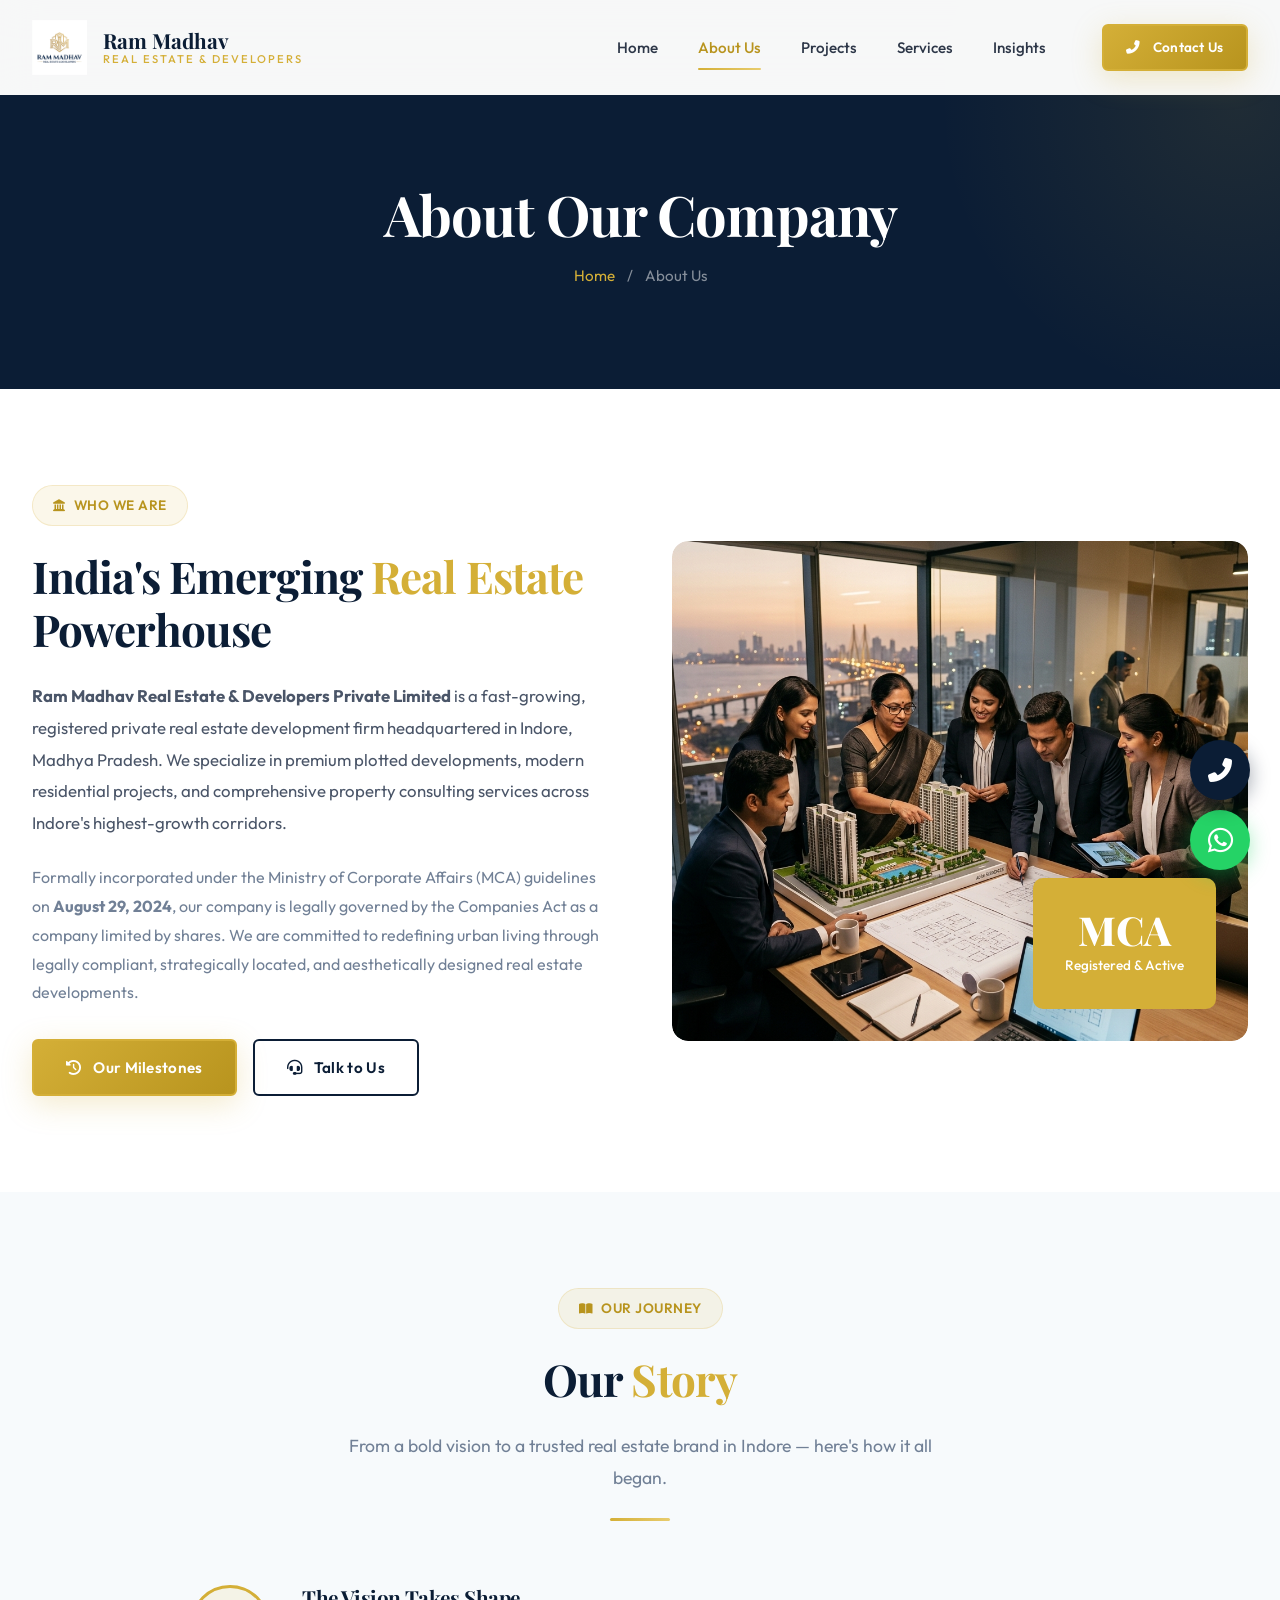
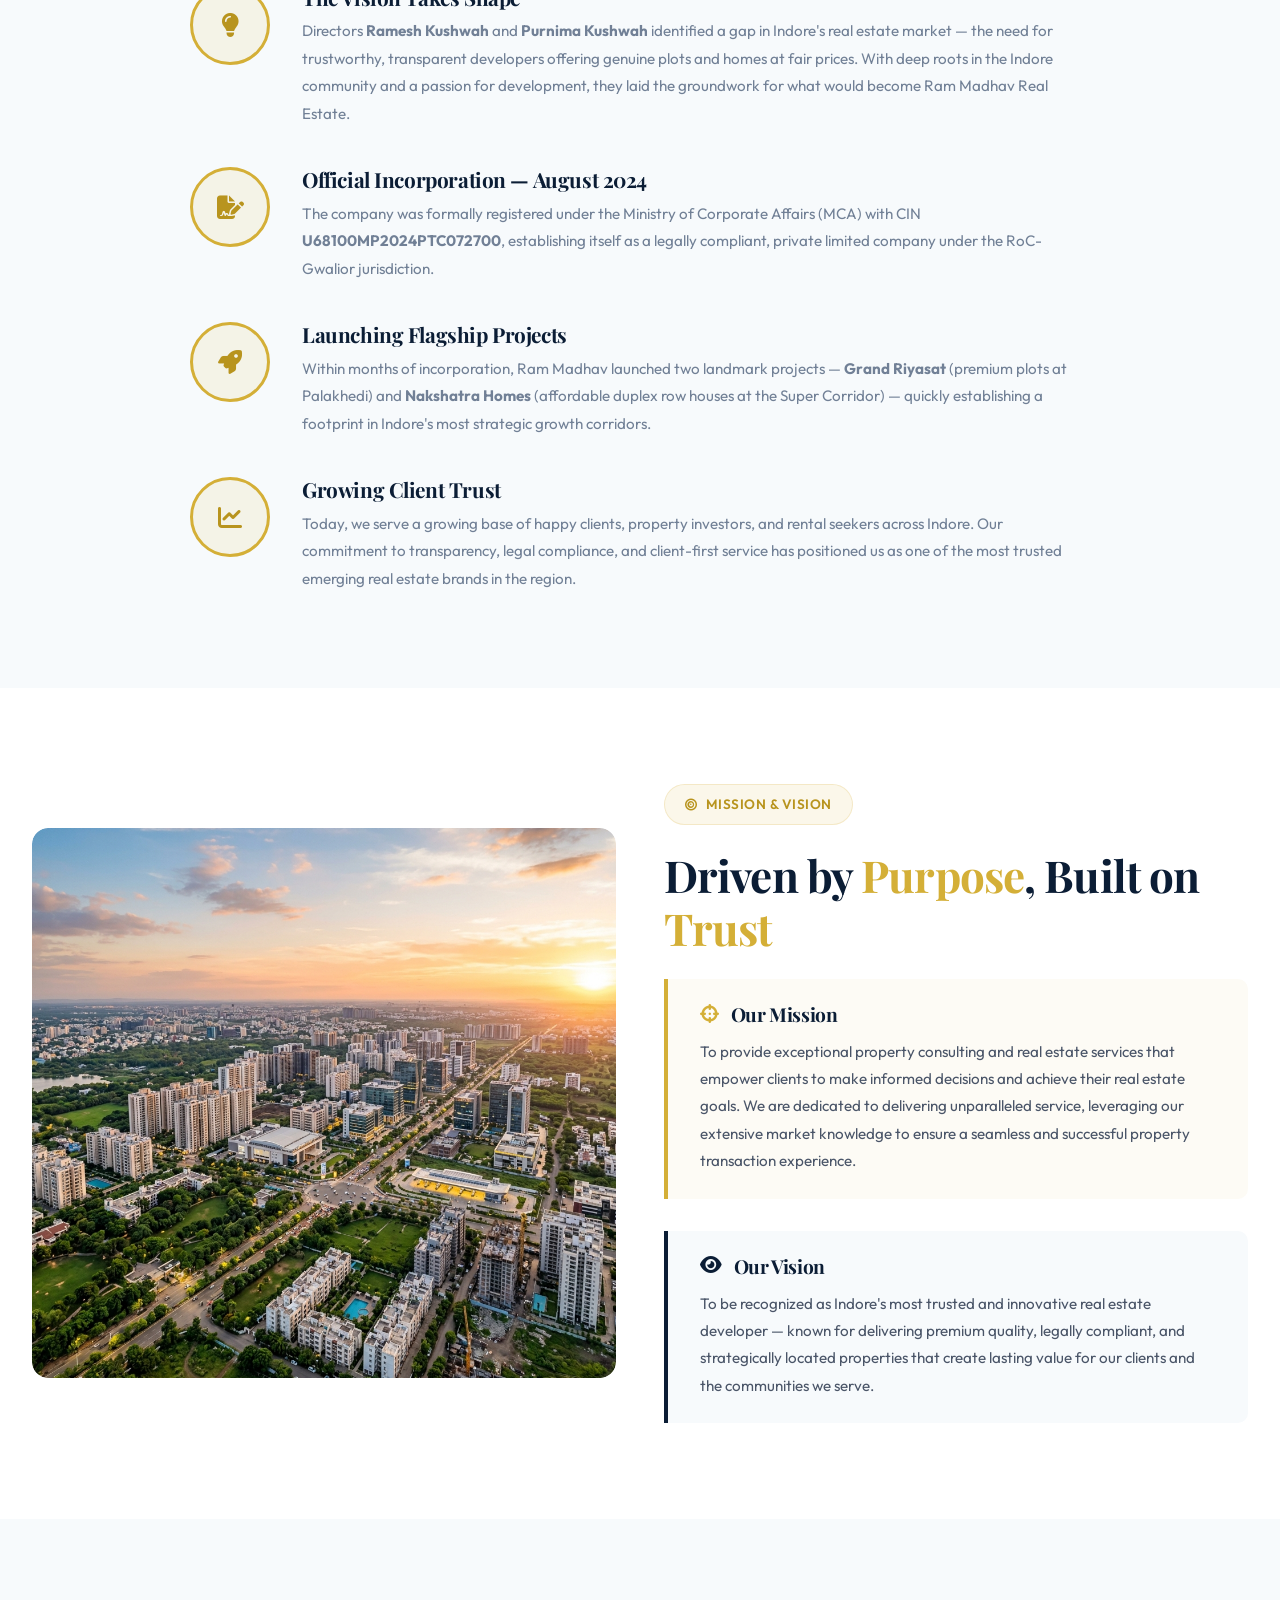
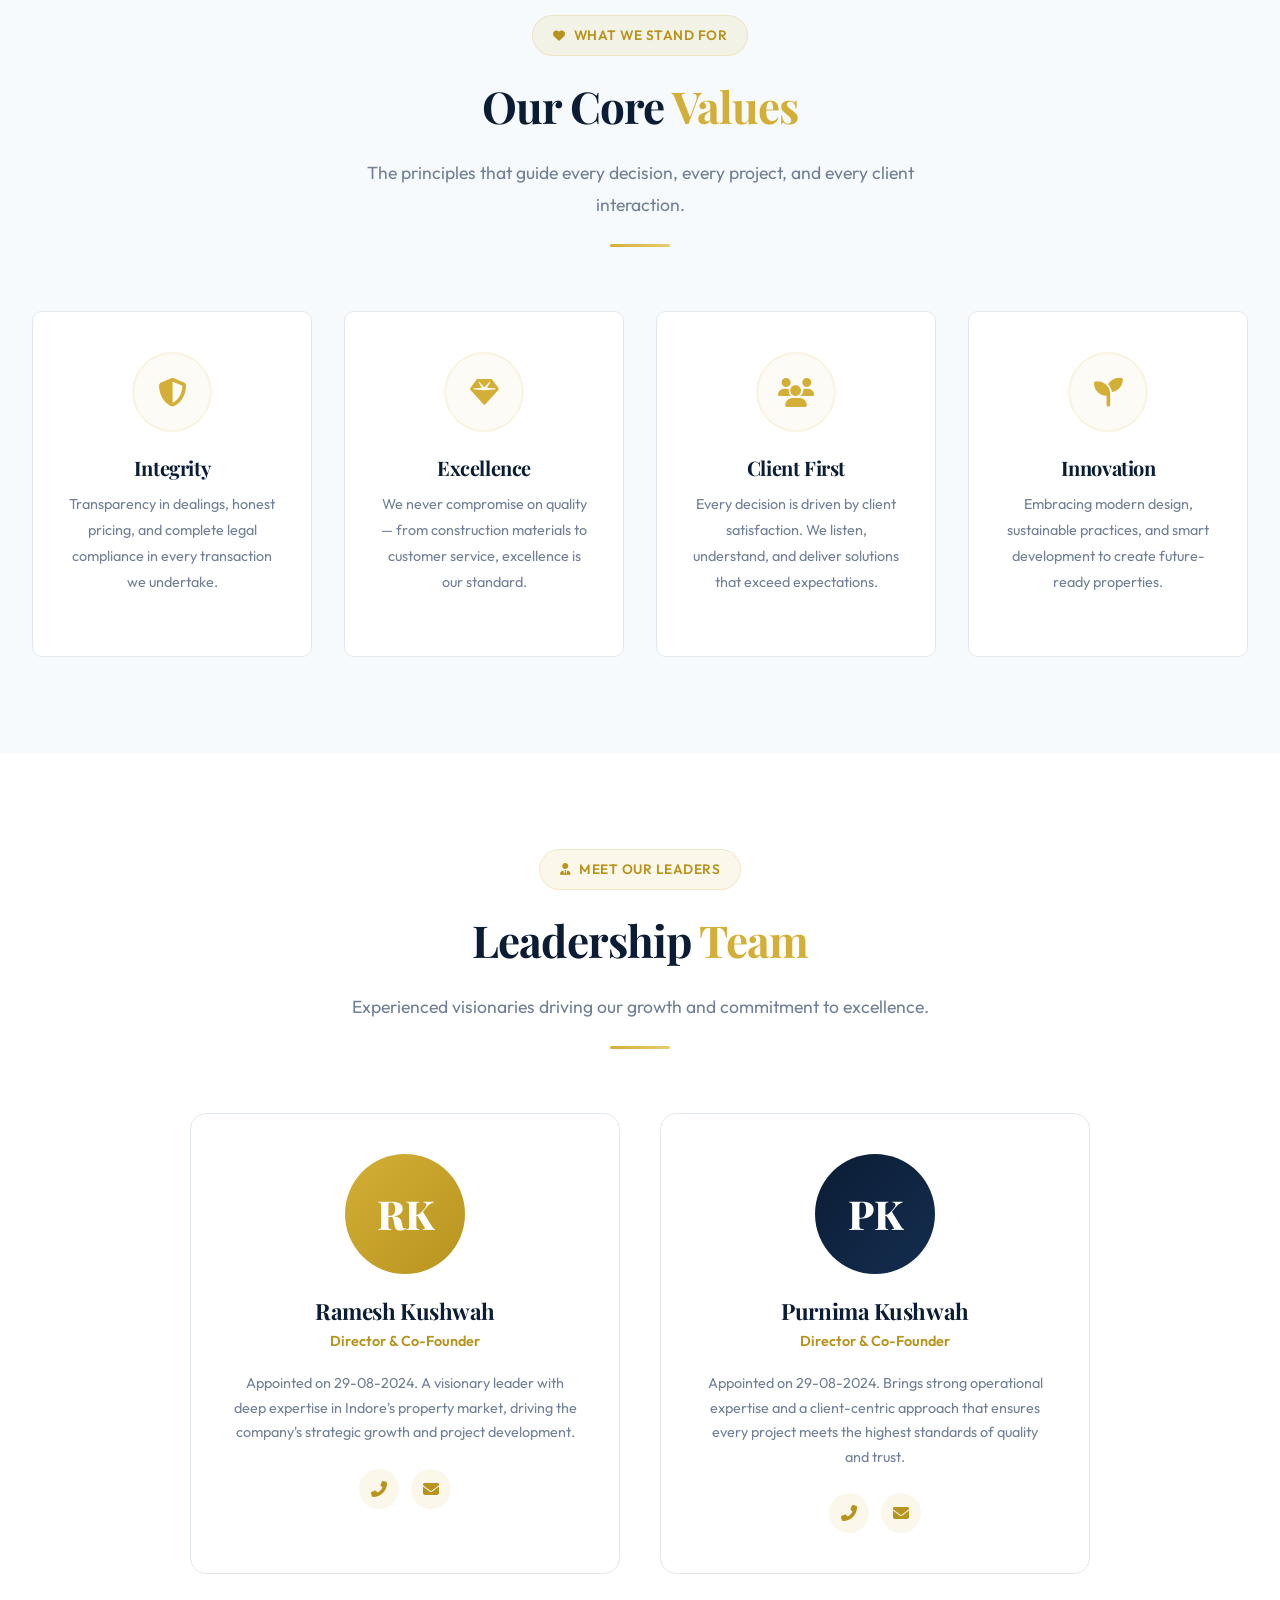
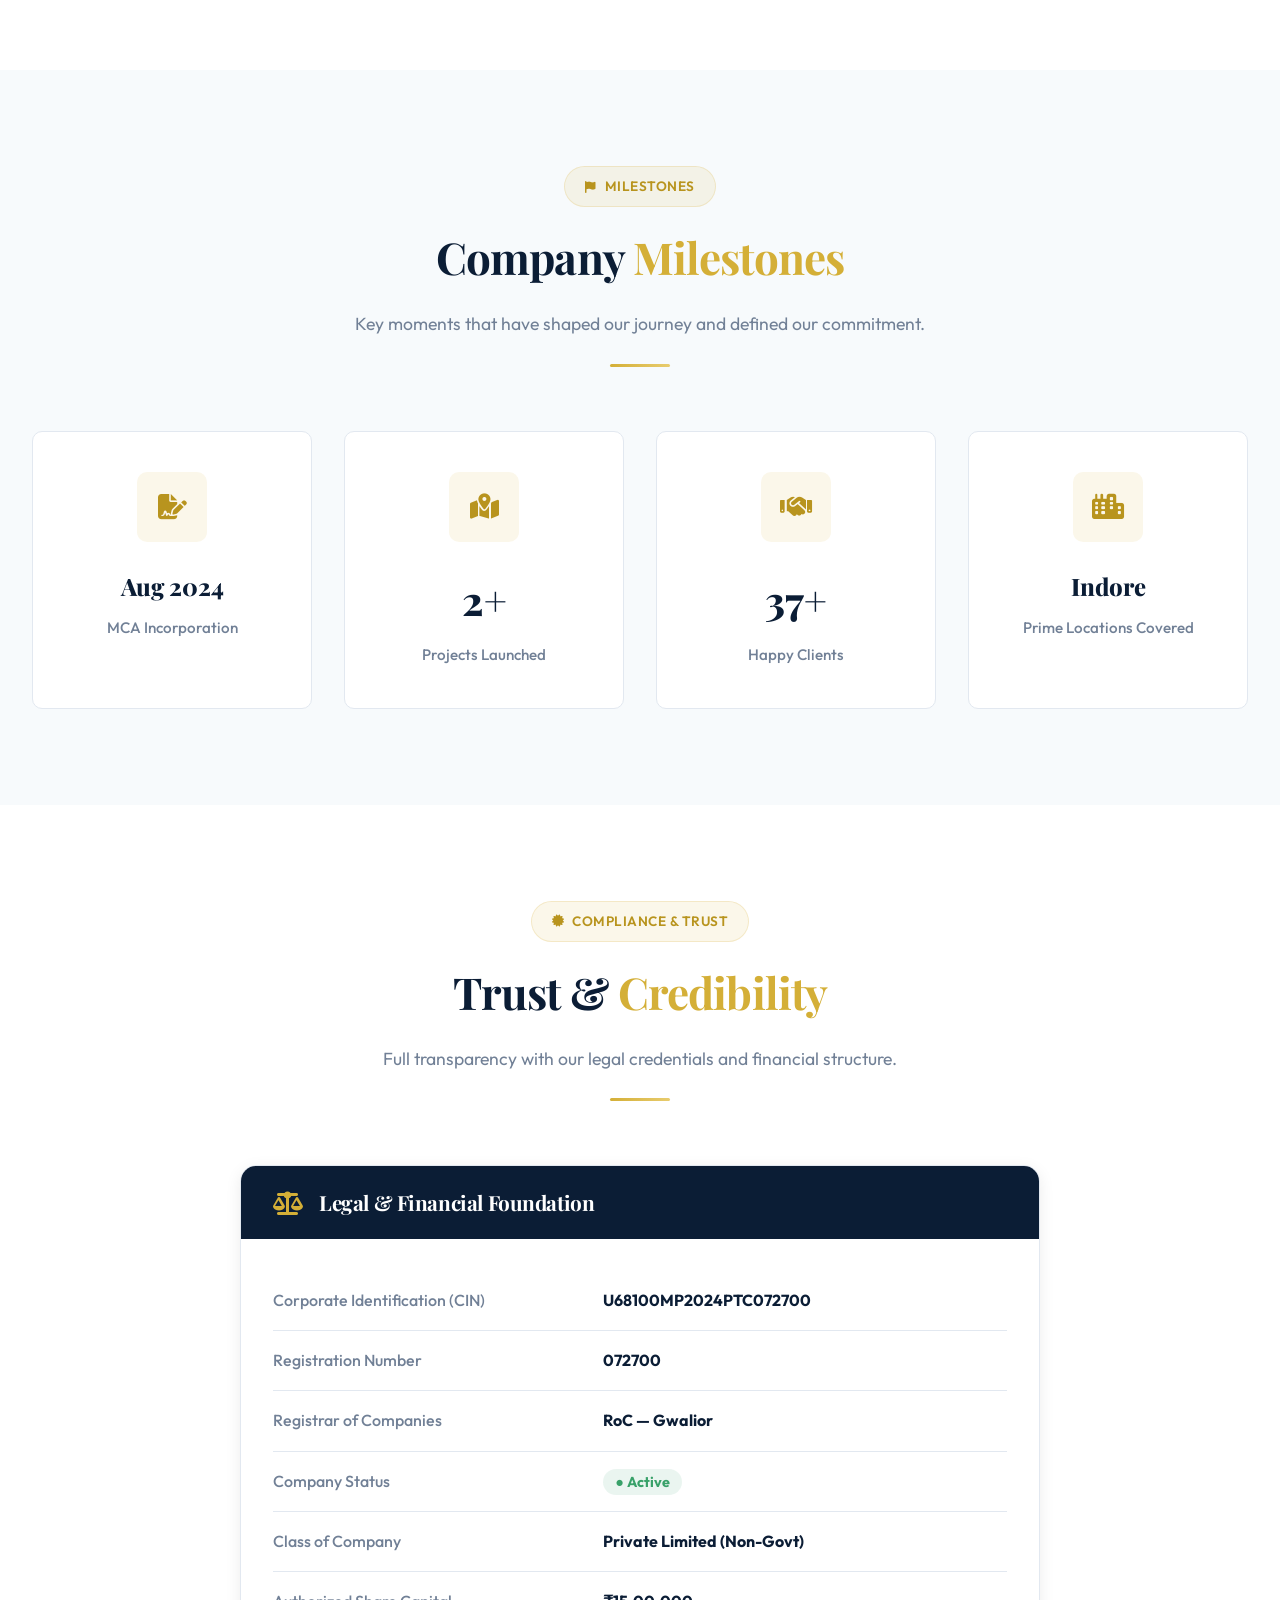
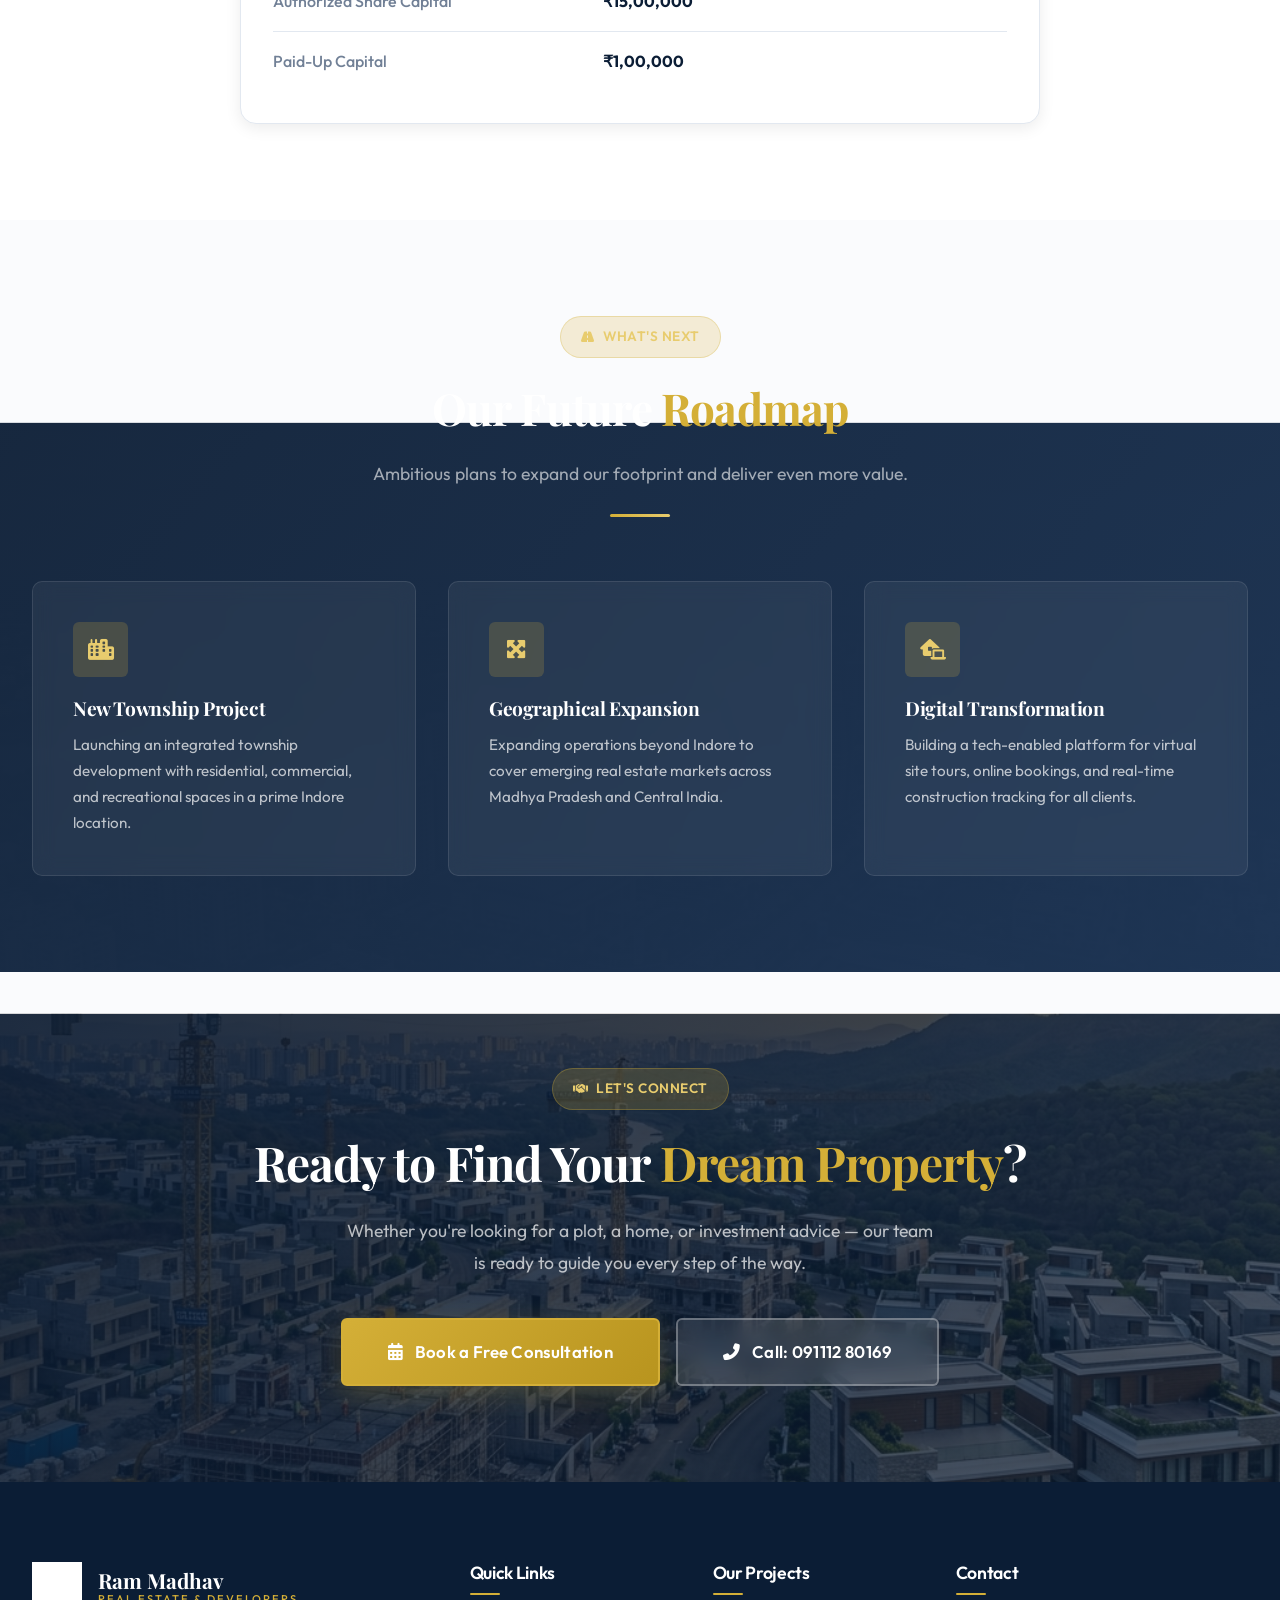
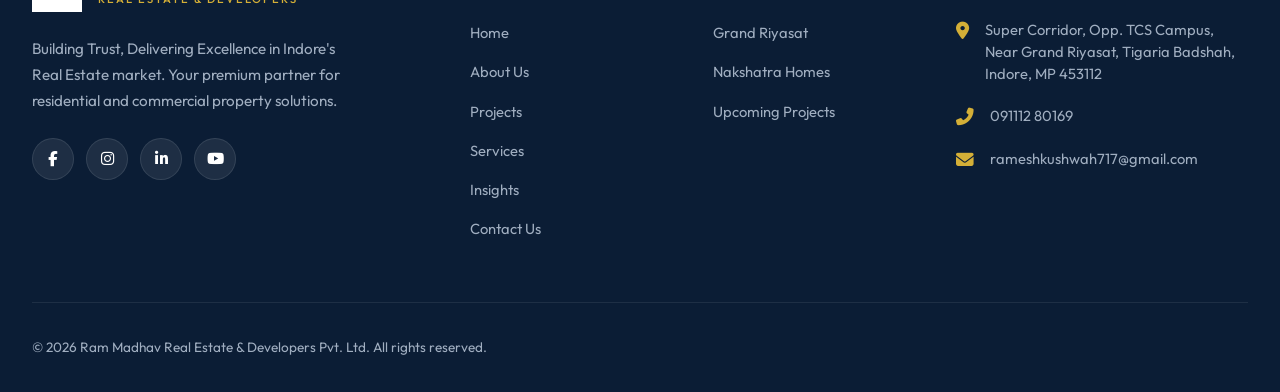
<file: about.html>
<!DOCTYPE html>
<html lang="en">
<head>
    <meta charset="UTF-8">
    <meta name="viewport" content="width=device-width, initial-scale=1.0">
    <title>About Us | Ram Madhav Real Estate & Developers Pvt. Ltd.</title>
    <meta name="description" content="Learn about Ram Madhav Real Estate & Developers — a fast-growing, MCA-registered private real estate firm headquartered in Indore, Madhya Pradesh. Discover our mission, vision, leadership, and corporate milestones.">
    <link rel="icon" type="image/png" href="assets/logo.png">
    <link rel="stylesheet" href="https://cdnjs.cloudflare.com/ajax/libs/font-awesome/6.5.1/css/all.min.css">
    <link rel="stylesheet" href="css/style.css">
</head>
<body>

    <!-- Preloader -->
    <div class="preloader" id="preloader">
        <img src="assets/logo.png" alt="Loading..." class="preloader-logo">
        <div class="preloader-bar"></div>
    </div>
    <div class="custom-cursor" id="customCursor"></div>

    <!-- HEADER -->
    <header class="header page-transition" id="header">
        <div class="container nav">
            <a href="index.html" class="logo-container">
                <img src="assets/logo.png" alt="Ram Madhav Real Estate Logo" class="logo-img">
                <div class="logo-text">Ram Madhav<span>Real Estate & Developers</span></div>
            </a>
            <button class="mobile-menu-btn" id="mobileMenuBtn" aria-label="Toggle menu">
                <i class="fas fa-bars"></i>
            </button>
            <nav class="nav-links" id="navLinks">
                <a href="index.html" class="nav-link">Home</a>
                <a href="about.html" class="nav-link active">About Us</a>
                <a href="projects.html" class="nav-link">Projects</a>
                <a href="services.html" class="nav-link">Services</a>
                <a href="blog.html" class="nav-link">Insights</a>
                <div class="nav-cta"><a href="contact.html" class="btn btn-primary btn-sm"><i class="fas fa-phone-alt"></i> Contact Us</a></div>
            </nav>
        </div>
    </header>

    <!-- ============================================
         1. PAGE BANNER
    ============================================ -->
    <section class="page-banner">
        <div class="container">
            <h1 class="page-banner-title anim">About Our Company</h1>
            <div class="page-banner-breadcrumb anim anim-delay-1">
                <a href="index.html">Home</a> <span>/</span> <span>About Us</span>
            </div>
        </div>
    </section>

    <!-- ============================================
         2. COMPANY INTRODUCTION
    ============================================ -->
    <section class="section section--white">
        <div class="container">
            <div class="why-grid">
                <div class="why-content anim">
                    <div class="section-tag"><i class="fas fa-landmark"></i> Who We Are</div>
                    <h2 class="section-title" style="text-align:left;">India's Emerging <span>Real Estate</span> Powerhouse</h2>
                    <p style="color: var(--slate); margin-bottom: var(--space-6); font-size: 1.05rem; line-height: 1.9;">
                        <strong>Ram Madhav Real Estate & Developers Private Limited</strong> is a fast-growing, registered private real estate development firm headquartered in Indore, Madhya Pradesh. We specialize in premium plotted developments, modern residential projects, and comprehensive property consulting services across Indore's highest-growth corridors.
                    </p>
                    <p style="color: var(--gray); margin-bottom: var(--space-8); line-height: 1.8;">
                        Formally incorporated under the Ministry of Corporate Affairs (MCA) guidelines on <strong>August 29, 2024</strong>, our company is legally governed by the Companies Act as a company limited by shares. We are committed to redefining urban living through legally compliant, strategically located, and aesthetically designed real estate developments.
                    </p>
                    <div style="display: flex; gap: var(--space-4); flex-wrap: wrap;">
                        <a href="#milestones" class="btn btn-primary"><i class="fas fa-history"></i> Our Milestones</a>
                        <a href="contact.html" class="btn btn-outline"><i class="fas fa-headset"></i> Talk to Us</a>
                    </div>
                </div>
                <div class="why-image anim anim-delay-2">
                    <img src="assets/about-story.png" alt="Ram Madhav Real Estate Team">
                    <div class="why-experience-badge">
                        <div class="badge-number">MCA</div>
                        <div class="badge-text">Registered & Active</div>
                    </div>
                </div>
            </div>
        </div>
    </section>

    <!-- ============================================
         3. OUR STORY
    ============================================ -->
    <section class="section section--gray">
        <div class="container">
            <div class="section-header">
                <div class="section-tag"><i class="fas fa-book-open"></i> Our Journey</div>
                <h2 class="section-title">Our <span>Story</span></h2>
                <p class="section-desc">From a bold vision to a trusted real estate brand in Indore — here's how it all began.</p>
                <span class="gold-line"></span>
            </div>

            <div style="max-width: 900px; margin: 0 auto;">
                <div class="story-timeline">
                    <!-- Timeline Item 1 -->
                    <div class="timeline-item anim" style="display: flex; gap: var(--space-8); margin-bottom: var(--space-10); align-items: flex-start;">
                        <div style="flex-shrink: 0; width: 80px; height: 80px; background: var(--gold-100); border-radius: 50%; display: flex; align-items: center; justify-content: center; border: 3px solid var(--gold);">
                            <i class="fas fa-lightbulb" style="font-size: 1.5rem; color: var(--gold-dark);"></i>
                        </div>
                        <div>
                            <h3 style="font-size: 1.3rem; color: var(--navy); margin-bottom: var(--space-2);">The Vision Takes Shape</h3>
                            <p style="color: var(--gray); font-size: 0.95rem; line-height: 1.8;">Directors <strong>Ramesh Kushwah</strong> and <strong>Purnima Kushwah</strong> identified a gap in Indore's real estate market — the need for trustworthy, transparent developers offering genuine plots and homes at fair prices. With deep roots in the Indore community and a passion for development, they laid the groundwork for what would become Ram Madhav Real Estate.</p>
                        </div>
                    </div>

                    <!-- Timeline Item 2 -->
                    <div class="timeline-item anim anim-delay-1" style="display: flex; gap: var(--space-8); margin-bottom: var(--space-10); align-items: flex-start;">
                        <div style="flex-shrink: 0; width: 80px; height: 80px; background: var(--gold-100); border-radius: 50%; display: flex; align-items: center; justify-content: center; border: 3px solid var(--gold);">
                            <i class="fas fa-file-signature" style="font-size: 1.5rem; color: var(--gold-dark);"></i>
                        </div>
                        <div>
                            <h3 style="font-size: 1.3rem; color: var(--navy); margin-bottom: var(--space-2);">Official Incorporation — August 2024</h3>
                            <p style="color: var(--gray); font-size: 0.95rem; line-height: 1.8;">The company was formally registered under the Ministry of Corporate Affairs (MCA) with CIN <strong>U68100MP2024PTC072700</strong>, establishing itself as a legally compliant, private limited company under the RoC-Gwalior jurisdiction.</p>
                        </div>
                    </div>

                    <!-- Timeline Item 3 -->
                    <div class="timeline-item anim anim-delay-2" style="display: flex; gap: var(--space-8); margin-bottom: var(--space-10); align-items: flex-start;">
                        <div style="flex-shrink: 0; width: 80px; height: 80px; background: var(--gold-100); border-radius: 50%; display: flex; align-items: center; justify-content: center; border: 3px solid var(--gold);">
                            <i class="fas fa-rocket" style="font-size: 1.5rem; color: var(--gold-dark);"></i>
                        </div>
                        <div>
                            <h3 style="font-size: 1.3rem; color: var(--navy); margin-bottom: var(--space-2);">Launching Flagship Projects</h3>
                            <p style="color: var(--gray); font-size: 0.95rem; line-height: 1.8;">Within months of incorporation, Ram Madhav launched two landmark projects — <strong>Grand Riyasat</strong> (premium plots at Palakhedi) and <strong>Nakshatra Homes</strong> (affordable duplex row houses at the Super Corridor) — quickly establishing a footprint in Indore's most strategic growth corridors.</p>
                        </div>
                    </div>

                    <!-- Timeline Item 4 -->
                    <div class="timeline-item anim anim-delay-3" style="display: flex; gap: var(--space-8); align-items: flex-start;">
                        <div style="flex-shrink: 0; width: 80px; height: 80px; background: var(--gold-100); border-radius: 50%; display: flex; align-items: center; justify-content: center; border: 3px solid var(--gold);">
                            <i class="fas fa-chart-line" style="font-size: 1.5rem; color: var(--gold-dark);"></i>
                        </div>
                        <div>
                            <h3 style="font-size: 1.3rem; color: var(--navy); margin-bottom: var(--space-2);">Growing Client Trust</h3>
                            <p style="color: var(--gray); font-size: 0.95rem; line-height: 1.8;">Today, we serve a growing base of happy clients, property investors, and rental seekers across Indore. Our commitment to transparency, legal compliance, and client-first service has positioned us as one of the most trusted emerging real estate brands in the region.</p>
                        </div>
                    </div>
                </div>
            </div>
        </div>
    </section>

    <!-- ============================================
         4. MISSION & VISION
    ============================================ -->
    <section class="section section--white">
        <div class="container">
            <div class="why-grid" style="gap: var(--space-12);">
                <div class="why-image anim">
                    <img src="assets/about-mission.png" alt="Indore City Skyline — Our Vision" style="height: 550px;">
                </div>
                <div class="why-content anim anim-delay-2">
                    <div class="section-tag"><i class="fas fa-bullseye"></i> Mission & Vision</div>
                    <h2 class="section-title" style="text-align:left;">Driven by <span>Purpose</span>, Built on <span>Trust</span></h2>

                    <!-- Mission -->
                    <div style="background: var(--gold-50); border-left: 4px solid var(--gold); padding: var(--space-6) var(--space-8); border-radius: 0 var(--radius-md) var(--radius-md) 0; margin-bottom: var(--space-8);">
                        <h3 style="font-size: 1.2rem; color: var(--navy); margin-bottom: var(--space-3); display: flex; align-items: center; gap: var(--space-3);"><i class="fas fa-crosshairs" style="color: var(--gold);"></i> Our Mission</h3>
                        <p style="color: var(--slate); line-height: 1.8; font-size: 0.95rem;">To provide exceptional property consulting and real estate services that empower clients to make informed decisions and achieve their real estate goals. We are dedicated to delivering unparalleled service, leveraging our extensive market knowledge to ensure a seamless and successful property transaction experience.</p>
                    </div>

                    <!-- Vision -->
                    <div style="background: var(--gray-50); border-left: 4px solid var(--navy); padding: var(--space-6) var(--space-8); border-radius: 0 var(--radius-md) var(--radius-md) 0;">
                        <h3 style="font-size: 1.2rem; color: var(--navy); margin-bottom: var(--space-3); display: flex; align-items: center; gap: var(--space-3);"><i class="fas fa-eye" style="color: var(--navy);"></i> Our Vision</h3>
                        <p style="color: var(--slate); line-height: 1.8; font-size: 0.95rem;">To be recognized as Indore's most trusted and innovative real estate developer — known for delivering premium quality, legally compliant, and strategically located properties that create lasting value for our clients and the communities we serve.</p>
                    </div>
                </div>
            </div>
        </div>
    </section>

    <!-- ============================================
         5. CORE VALUES
    ============================================ -->
    <section class="section section--gray">
        <div class="container">
            <div class="section-header">
                <div class="section-tag"><i class="fas fa-heart"></i> What We Stand For</div>
                <h2 class="section-title">Our Core <span>Values</span></h2>
                <p class="section-desc">The principles that guide every decision, every project, and every client interaction.</p>
                <span class="gold-line"></span>
            </div>

            <div class="services-grid">
                <div class="service-card anim">
                    <div class="service-icon"><i class="fas fa-shield-alt"></i></div>
                    <h3 class="service-title">Integrity</h3>
                    <p class="service-desc">Transparency in dealings, honest pricing, and complete legal compliance in every transaction we undertake.</p>
                </div>
                <div class="service-card anim anim-delay-1">
                    <div class="service-icon"><i class="fas fa-gem"></i></div>
                    <h3 class="service-title">Excellence</h3>
                    <p class="service-desc">We never compromise on quality — from construction materials to customer service, excellence is our standard.</p>
                </div>
                <div class="service-card anim anim-delay-2">
                    <div class="service-icon"><i class="fas fa-users"></i></div>
                    <h3 class="service-title">Client First</h3>
                    <p class="service-desc">Every decision is driven by client satisfaction. We listen, understand, and deliver solutions that exceed expectations.</p>
                </div>
                <div class="service-card anim anim-delay-3">
                    <div class="service-icon"><i class="fas fa-seedling"></i></div>
                    <h3 class="service-title">Innovation</h3>
                    <p class="service-desc">Embracing modern design, sustainable practices, and smart development to create future-ready properties.</p>
                </div>
            </div>
        </div>
    </section>

    <!-- ============================================
         6. LEADERSHIP TEAM
    ============================================ -->
    <section class="section section--white">
        <div class="container">
            <div class="section-header">
                <div class="section-tag"><i class="fas fa-user-tie"></i> Meet Our Leaders</div>
                <h2 class="section-title">Leadership <span>Team</span></h2>
                <p class="section-desc">Experienced visionaries driving our growth and commitment to excellence.</p>
                <span class="gold-line"></span>
            </div>

            <div class="leadership-grid" style="max-width: 900px; margin: 0 auto;">
                <!-- Director 1 -->
                <div class="anim" style="background: var(--white); border: 1px solid var(--gray-200); border-radius: var(--radius-lg); padding: var(--space-10); text-align: center; transition: all 0.35s ease; position: relative; overflow: hidden;" onmouseover="this.style.transform='translateY(-10px)'; this.style.boxShadow='0 16px 50px rgba(0,0,0,0.12)'" onmouseout="this.style.transform=''; this.style.boxShadow=''">
                    <div style="width: 120px; height: 120px; background: linear-gradient(135deg, var(--gold), var(--gold-dark)); border-radius: 50%; display: flex; align-items: center; justify-content: center; margin: 0 auto var(--space-6); font-size: 2.5rem; color: white; font-family: var(--font-heading); font-weight: 800;">RK</div>
                    <h3 style="font-size: 1.4rem; color: var(--navy); margin-bottom: var(--space-1);">Ramesh Kushwah</h3>
                    <p style="color: var(--gold-dark); font-weight: 600; font-size: 0.9rem; margin-bottom: var(--space-4);">Director & Co-Founder</p>
                    <p style="color: var(--gray); font-size: 0.9rem; line-height: 1.7;">Appointed on 29-08-2024. A visionary leader with deep expertise in Indore's property market, driving the company's strategic growth and project development.</p>
                    <div style="display: flex; justify-content: center; gap: var(--space-3); margin-top: var(--space-6);">
                        <a href="tel:09111280169" style="width: 40px; height: 40px; background: var(--gold-100); border-radius: 50%; display: flex; align-items: center; justify-content: center; color: var(--gold-dark); transition: all 0.2s;" onmouseover="this.style.background='var(--gold)'; this.style.color='white'" onmouseout="this.style.background='var(--gold-100)'; this.style.color='var(--gold-dark)'"><i class="fas fa-phone-alt"></i></a>
                        <a href="mailto:rameshkushwah717@gmail.com" style="width: 40px; height: 40px; background: var(--gold-100); border-radius: 50%; display: flex; align-items: center; justify-content: center; color: var(--gold-dark); transition: all 0.2s;" onmouseover="this.style.background='var(--gold)'; this.style.color='white'" onmouseout="this.style.background='var(--gold-100)'; this.style.color='var(--gold-dark)'"><i class="fas fa-envelope"></i></a>
                    </div>
                </div>

                <!-- Director 2 -->
                <div class="anim anim-delay-2" style="background: var(--white); border: 1px solid var(--gray-200); border-radius: var(--radius-lg); padding: var(--space-10); text-align: center; transition: all 0.35s ease; position: relative; overflow: hidden;" onmouseover="this.style.transform='translateY(-10px)'; this.style.boxShadow='0 16px 50px rgba(0,0,0,0.12)'" onmouseout="this.style.transform=''; this.style.boxShadow=''">
                    <div style="width: 120px; height: 120px; background: linear-gradient(135deg, var(--navy), var(--navy-light)); border-radius: 50%; display: flex; align-items: center; justify-content: center; margin: 0 auto var(--space-6); font-size: 2.5rem; color: white; font-family: var(--font-heading); font-weight: 800;">PK</div>
                    <h3 style="font-size: 1.4rem; color: var(--navy); margin-bottom: var(--space-1);">Purnima Kushwah</h3>
                    <p style="color: var(--gold-dark); font-weight: 600; font-size: 0.9rem; margin-bottom: var(--space-4);">Director & Co-Founder</p>
                    <p style="color: var(--gray); font-size: 0.9rem; line-height: 1.7;">Appointed on 29-08-2024. Brings strong operational expertise and a client-centric approach that ensures every project meets the highest standards of quality and trust.</p>
                    <div style="display: flex; justify-content: center; gap: var(--space-3); margin-top: var(--space-6);">
                        <a href="tel:09111280169" style="width: 40px; height: 40px; background: var(--gold-100); border-radius: 50%; display: flex; align-items: center; justify-content: center; color: var(--gold-dark); transition: all 0.2s;" onmouseover="this.style.background='var(--gold)'; this.style.color='white'" onmouseout="this.style.background='var(--gold-100)'; this.style.color='var(--gold-dark)'"><i class="fas fa-phone-alt"></i></a>
                        <a href="mailto:rameshkushwah717@gmail.com" style="width: 40px; height: 40px; background: var(--gold-100); border-radius: 50%; display: flex; align-items: center; justify-content: center; color: var(--gold-dark); transition: all 0.2s;" onmouseover="this.style.background='var(--gold)'; this.style.color='white'" onmouseout="this.style.background='var(--gold-100)'; this.style.color='var(--gold-dark)'"><i class="fas fa-envelope"></i></a>
                    </div>
                </div>
            </div>
        </div>
    </section>

    <!-- ============================================
         7. COMPANY MILESTONES
    ============================================ -->
    <section class="section section--gray" id="milestones">
        <div class="container">
            <div class="section-header">
                <div class="section-tag"><i class="fas fa-flag"></i> Milestones</div>
                <h2 class="section-title">Company <span>Milestones</span></h2>
                <p class="section-desc">Key moments that have shaped our journey and defined our commitment.</p>
                <span class="gold-line"></span>
            </div>

            <div class="highlights-grid">
                <div class="highlight-card anim">
                    <div class="highlight-icon"><i class="fas fa-file-signature"></i></div>
                    <div class="highlight-number" style="font-size: 1.5rem;">Aug 2024</div>
                    <div class="highlight-label">MCA Incorporation</div>
                </div>
                <div class="highlight-card anim anim-delay-1">
                    <div class="highlight-icon"><i class="fas fa-map-marked-alt"></i></div>
                    <div class="highlight-number">2+</div>
                    <div class="highlight-label">Projects Launched</div>
                </div>
                <div class="highlight-card anim anim-delay-2">
                    <div class="highlight-icon"><i class="fas fa-handshake"></i></div>
                    <div class="highlight-number">50+</div>
                    <div class="highlight-label">Happy Clients</div>
                </div>
                <div class="highlight-card anim anim-delay-3">
                    <div class="highlight-icon"><i class="fas fa-city"></i></div>
                    <div class="highlight-number" style="font-size: 1.5rem;">Indore</div>
                    <div class="highlight-label">Prime Locations Covered</div>
                </div>
            </div>
        </div>
    </section>

    <!-- ============================================
         8. TRUST & CREDIBILITY
    ============================================ -->
    <section class="section section--white">
        <div class="container">
            <div class="section-header">
                <div class="section-tag"><i class="fas fa-certificate"></i> Compliance & Trust</div>
                <h2 class="section-title">Trust & <span>Credibility</span></h2>
                <p class="section-desc">Full transparency with our legal credentials and financial structure.</p>
                <span class="gold-line"></span>
            </div>

            <div style="max-width: 800px; margin: 0 auto;">
                <div class="anim" style="background: var(--white); border: 1px solid var(--gray-200); border-radius: var(--radius-lg); overflow: hidden; box-shadow: var(--shadow-md);">
                    <!-- Header -->
                    <div style="background: var(--navy); padding: var(--space-6) var(--space-8); display: flex; align-items: center; gap: var(--space-4);">
                        <i class="fas fa-balance-scale" style="color: var(--gold); font-size: 1.5rem;"></i>
                        <h3 style="color: white; font-size: 1.3rem;">Legal & Financial Foundation</h3>
                    </div>
                    <!-- Body -->
                    <div style="padding: var(--space-8);">
                        <table style="width: 100%; border-collapse: collapse;">
                            <tbody>
                                <tr style="border-bottom: 1px solid var(--gray-200);">
                                    <td style="padding: var(--space-4) 0; color: var(--gray); font-weight: 500; width: 45%;">Corporate Identification (CIN)</td>
                                    <td style="padding: var(--space-4) 0; color: var(--navy); font-weight: 700;">U68100MP2024PTC072700</td>
                                </tr>
                                <tr style="border-bottom: 1px solid var(--gray-200);">
                                    <td style="padding: var(--space-4) 0; color: var(--gray); font-weight: 500;">Registration Number</td>
                                    <td style="padding: var(--space-4) 0; color: var(--navy); font-weight: 700;">072700</td>
                                </tr>
                                <tr style="border-bottom: 1px solid var(--gray-200);">
                                    <td style="padding: var(--space-4) 0; color: var(--gray); font-weight: 500;">Registrar of Companies</td>
                                    <td style="padding: var(--space-4) 0; color: var(--navy); font-weight: 700;">RoC — Gwalior</td>
                                </tr>
                                <tr style="border-bottom: 1px solid var(--gray-200);">
                                    <td style="padding: var(--space-4) 0; color: var(--gray); font-weight: 500;">Company Status</td>
                                    <td style="padding: var(--space-4) 0;"><span style="background: rgba(56,161,105,0.1); color: var(--green); font-weight: 700; padding: var(--space-1) var(--space-3); border-radius: var(--radius-full); font-size: 0.9rem;">● Active</span></td>
                                </tr>
                                <tr style="border-bottom: 1px solid var(--gray-200);">
                                    <td style="padding: var(--space-4) 0; color: var(--gray); font-weight: 500;">Class of Company</td>
                                    <td style="padding: var(--space-4) 0; color: var(--navy); font-weight: 700;">Private Limited (Non-Govt)</td>
                                </tr>
                                <tr style="border-bottom: 1px solid var(--gray-200);">
                                    <td style="padding: var(--space-4) 0; color: var(--gray); font-weight: 500;">Authorized Share Capital</td>
                                    <td style="padding: var(--space-4) 0; color: var(--navy); font-weight: 700;">₹15,00,000</td>
                                </tr>
                                <tr>
                                    <td style="padding: var(--space-4) 0; color: var(--gray); font-weight: 500;">Paid-Up Capital</td>
                                    <td style="padding: var(--space-4) 0; color: var(--navy); font-weight: 700;">₹1,00,000</td>
                                </tr>
                            </tbody>
                        </table>
                    </div>
                </div>
            </div>
        </div>
    </section>

    <!-- ============================================
         9. FUTURE ROADMAP
    ============================================ -->
    <section class="section testimonials-section">
        <div class="testimonials-bg">
            <img src="assets/about-mission.png" alt="Future Roadmap Background">
        </div>
        <div class="container">
            <div class="section-header">
                <div class="section-tag"><i class="fas fa-road"></i> What's Next</div>
                <h2 class="section-title">Our Future <span>Roadmap</span></h2>
                <p class="section-desc">Ambitious plans to expand our footprint and deliver even more value.</p>
                <span class="gold-line"></span>
            </div>

            <div class="testimonials-grid">
                <div class="testimonial-card anim" style="font-style: normal;">
                    <div style="width: 55px; height: 55px; background: var(--gold-200); border-radius: var(--radius-sm); display: flex; align-items: center; justify-content: center; margin-bottom: var(--space-5);"><i class="fas fa-city" style="font-size: 1.3rem; color: var(--gold-light);"></i></div>
                    <h3 style="color: white; font-size: 1.2rem; margin-bottom: var(--space-3);">New Township Project</h3>
                    <p style="color: rgba(255,255,255,0.7); font-size: 0.95rem; line-height: 1.7; font-style: normal;">Launching an integrated township development with residential, commercial, and recreational spaces in a prime Indore location.</p>
                </div>
                <div class="testimonial-card anim anim-delay-1" style="font-style: normal;">
                    <div style="width: 55px; height: 55px; background: var(--gold-200); border-radius: var(--radius-sm); display: flex; align-items: center; justify-content: center; margin-bottom: var(--space-5);"><i class="fas fa-expand-arrows-alt" style="font-size: 1.3rem; color: var(--gold-light);"></i></div>
                    <h3 style="color: white; font-size: 1.2rem; margin-bottom: var(--space-3);">Geographical Expansion</h3>
                    <p style="color: rgba(255,255,255,0.7); font-size: 0.95rem; line-height: 1.7; font-style: normal;">Expanding operations beyond Indore to cover emerging real estate markets across Madhya Pradesh and Central India.</p>
                </div>
                <div class="testimonial-card anim anim-delay-2" style="font-style: normal;">
                    <div style="width: 55px; height: 55px; background: var(--gold-200); border-radius: var(--radius-sm); display: flex; align-items: center; justify-content: center; margin-bottom: var(--space-5);"><i class="fas fa-laptop-house" style="font-size: 1.3rem; color: var(--gold-light);"></i></div>
                    <h3 style="color: white; font-size: 1.2rem; margin-bottom: var(--space-3);">Digital Transformation</h3>
                    <p style="color: rgba(255,255,255,0.7); font-size: 0.95rem; line-height: 1.7; font-style: normal;">Building a tech-enabled platform for virtual site tours, online bookings, and real-time construction tracking for all clients.</p>
                </div>
            </div>
        </div>
    </section>

    <!-- ============================================
         10. CALL TO ACTION
    ============================================ -->
    <section class="site-visit-cta">
        <div class="site-visit-bg">
            <img src="assets/site-visit-cta.png" alt="Schedule a Visit">
        </div>
        <div class="container">
            <div class="section-tag" style="background: rgba(212,175,55,0.2); border-color: rgba(212,175,55,0.3); color: var(--gold-light);"><i class="fas fa-handshake"></i> Let's Connect</div>
            <h2 class="section-title" style="color: white; font-size: 3rem;">Ready to Find Your <span>Dream Property</span>?</h2>
            <p class="section-desc" style="color: rgba(255,255,255,0.7); margin-bottom: var(--space-10);">Whether you're looking for a plot, a home, or investment advice — our team is ready to guide you every step of the way.</p>
            <div style="display: flex; gap: var(--space-4); justify-content: center; flex-wrap: wrap;">
                <a href="contact.html" class="btn btn-primary btn-lg"><i class="fas fa-calendar-alt"></i> Book a Free Consultation</a>
                <a href="tel:09111280169" class="btn btn-ghost btn-lg"><i class="fas fa-phone-alt"></i> Call: 091112 80169</a>
            </div>
        </div>
    </section>

    <!-- FOOTER -->
    <footer class="footer">
        <div class="container">
            <div class="footer-grid">
                <div class="footer-about">
                    <div class="logo-container" style="margin-bottom: var(--space-6);"><img src="assets/logo.png" alt="Logo" class="logo-img footer-logo-img"><div class="logo-text" style="color:white;">Ram Madhav<span>Real Estate & Developers</span></div></div>
                    <p class="footer-desc">Building Trust, Delivering Excellence in Indore's Real Estate market. Your premium partner for residential and commercial property solutions.</p>
                    <div class="footer-social"><a href="#" class="social-icon"><i class="fab fa-facebook-f"></i></a><a href="#" class="social-icon"><i class="fab fa-instagram"></i></a><a href="#" class="social-icon"><i class="fab fa-linkedin-in"></i></a><a href="#" class="social-icon"><i class="fab fa-youtube"></i></a></div>
                </div>
                <div><h4 class="footer-title">Quick Links</h4><ul class="footer-links"><li><a href="index.html">Home</a></li><li><a href="about.html">About Us</a></li><li><a href="projects.html">Projects</a></li><li><a href="services.html">Services</a></li><li><a href="blog.html">Insights</a></li><li><a href="contact.html">Contact Us</a></li></ul></div>
                <div><h4 class="footer-title">Our Projects</h4><ul class="footer-links"><li><a href="projects.html">Grand Riyasat</a></li><li><a href="projects.html">Nakshatra Homes</a></li><li><a href="projects.html">Upcoming Projects</a></li></ul></div>
                <div><h4 class="footer-title">Contact</h4><ul class="footer-contact"><li><i class="fas fa-map-marker-alt"></i><span>Super Corridor, Opp. TCS Campus, Near Grand Riyasat, Tigaria Badshah, Indore, MP 453112</span></li><li><i class="fas fa-phone-alt"></i><a href="tel:09111280169" style="color:var(--gray-light);">091112 80169</a></li><li><i class="fas fa-envelope"></i><a href="mailto:rameshkushwah717@gmail.com" style="color:var(--gray-light);">rameshkushwah717@gmail.com</a></li></ul></div>
            </div>
            <div class="footer-bottom">
                <p>&copy; 2026 Ram Madhav Real Estate & Developers Pvt. Ltd. All rights reserved.</p>

            </div>
        </div>
    </footer>

    <a href="https://wa.me/919111280169?text=Hello%2C%20I%20am%20interested%20in%20your%20real%20estate%20projects." class="whatsapp-float" target="_blank" rel="noopener noreferrer" aria-label="Chat on WhatsApp"><i class="fab fa-whatsapp"></i></a>
    <a href="tel:09111280169" class="call-float" aria-label="Call Us"><i class="fas fa-phone-alt"></i></a>
    <script src="js/main.js"></script>
</body>
</html>
</file>
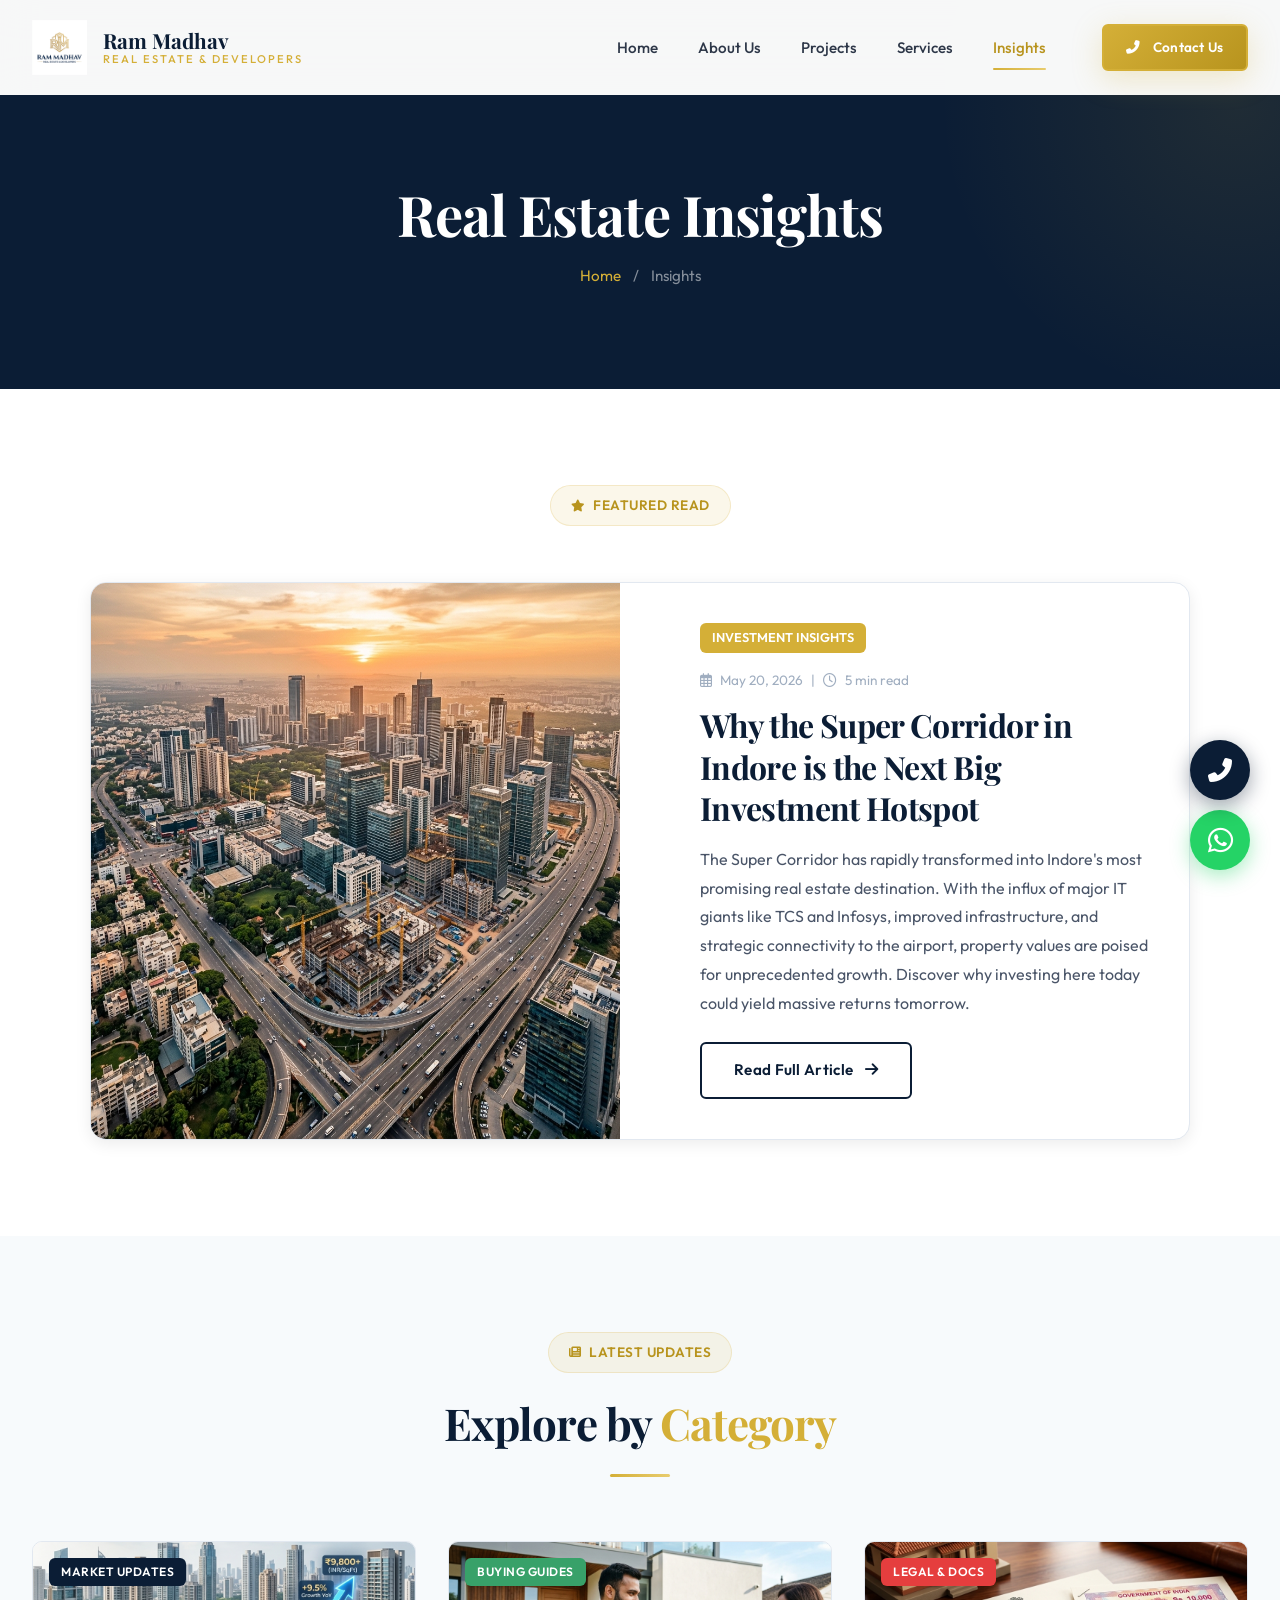
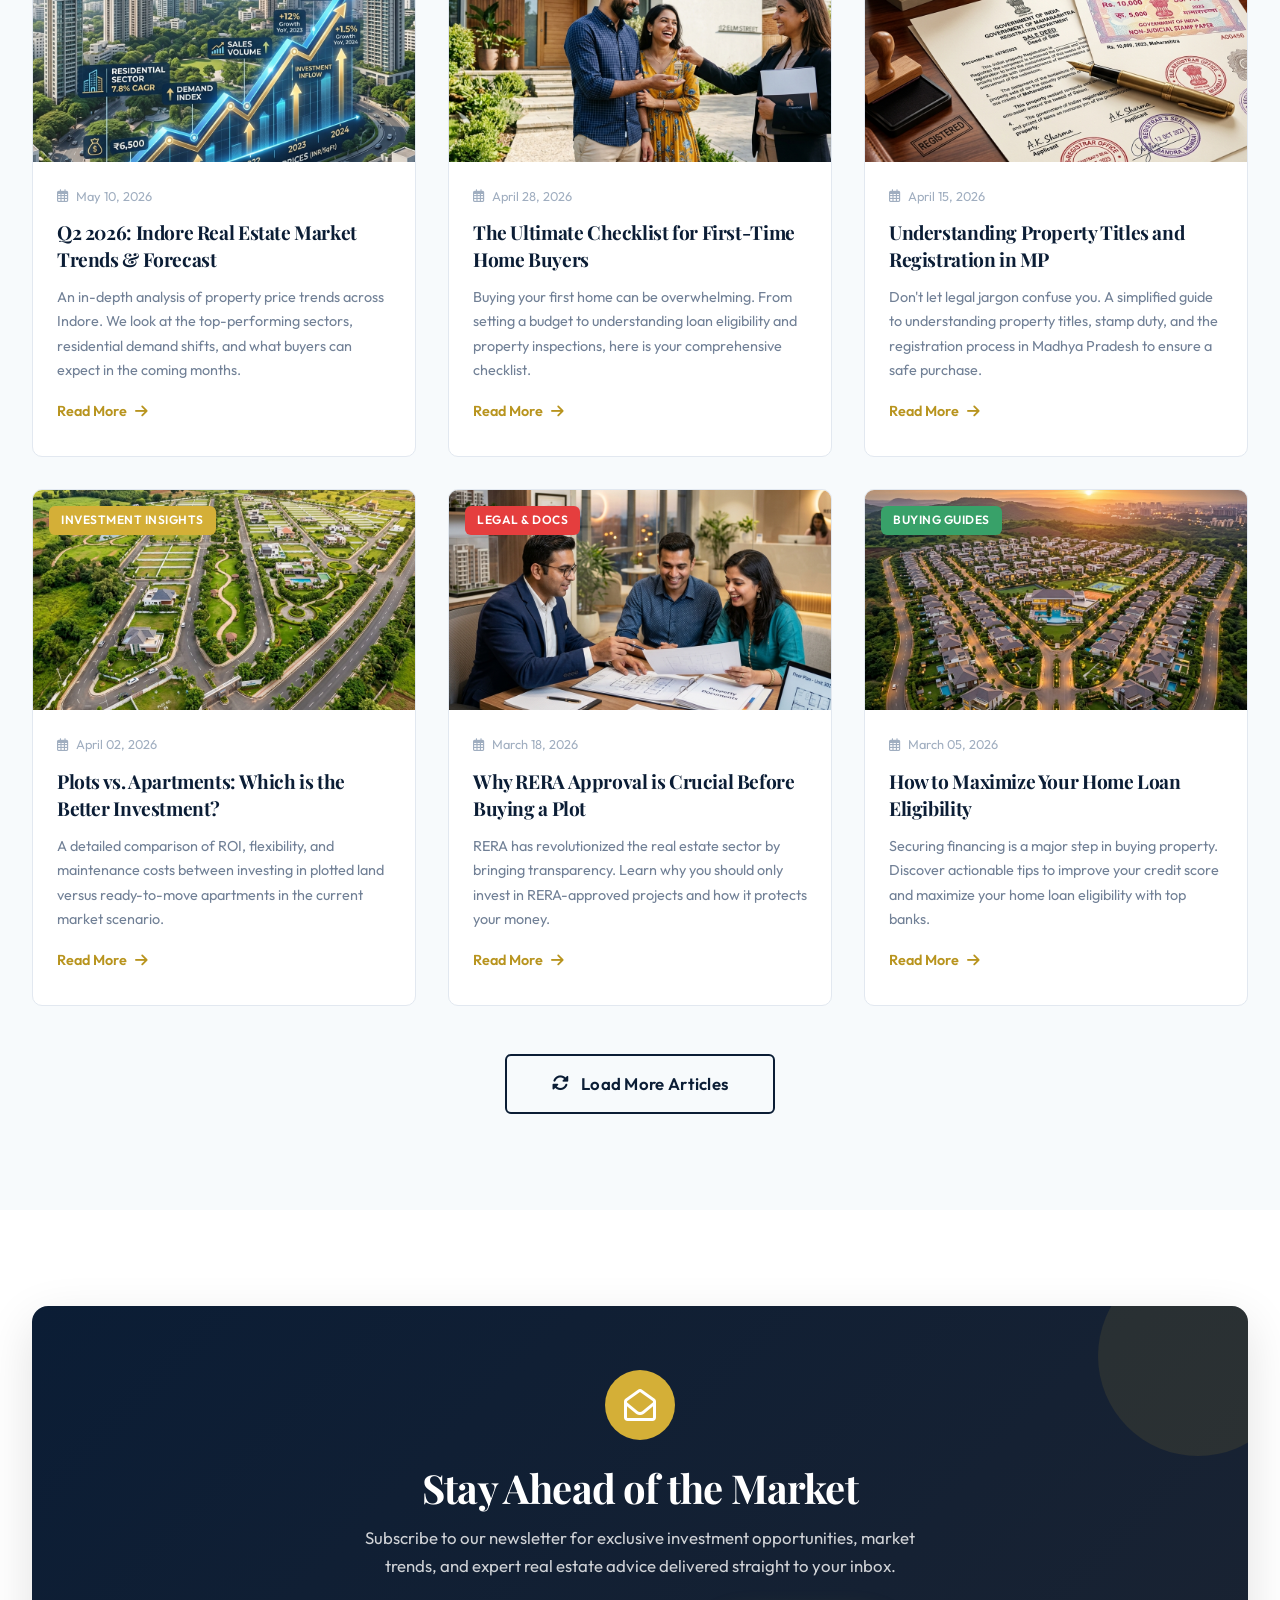
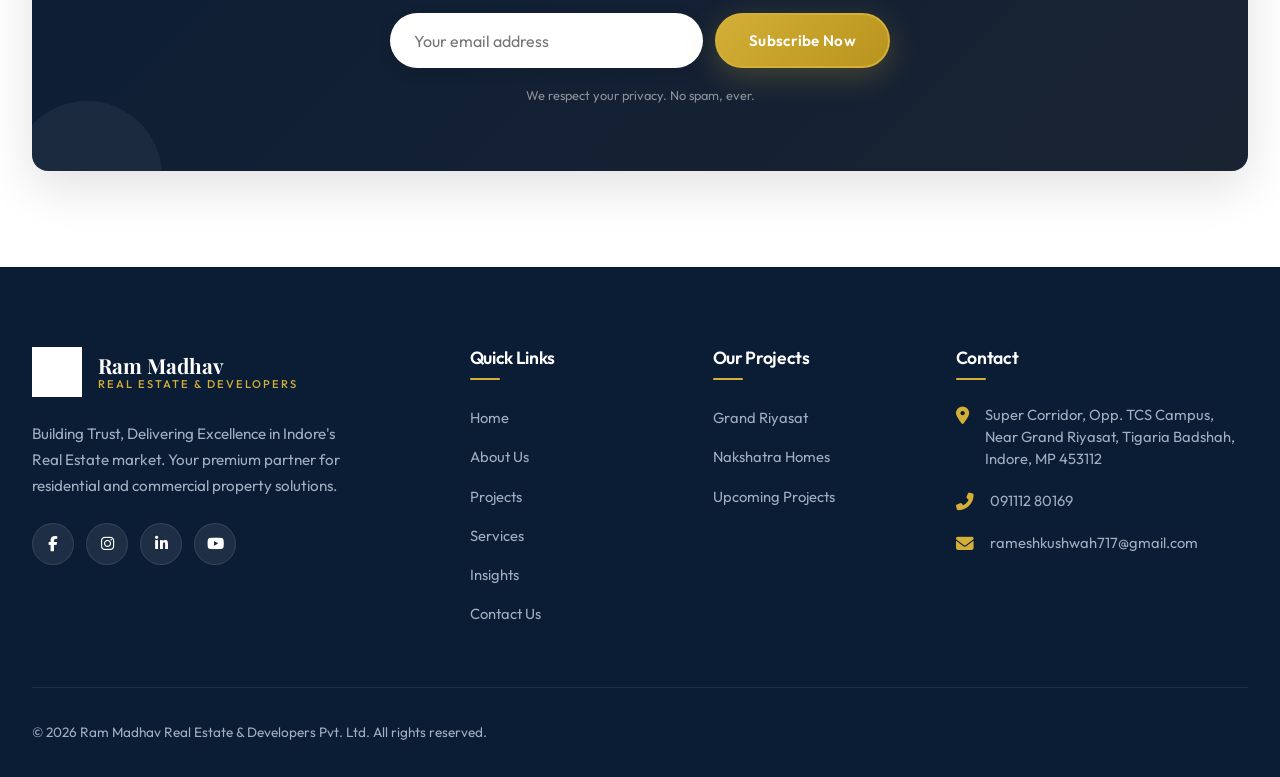
<file: blog.html>
<!DOCTYPE html>
<html lang="en">
<head>
    <meta charset="UTF-8">
    <meta name="viewport" content="width=device-width, initial-scale=1.0">
    <title>Blog & Insights | Ram Madhav Real Estate & Developers Pvt. Ltd.</title>
    <meta name="description" content="Stay updated with the latest real estate trends, investment insights, market updates, and property buying guides in Indore from Ram Madhav Real Estate experts.">
    <link rel="icon" type="image/png" href="assets/logo.png">
    <link rel="stylesheet" href="https://cdnjs.cloudflare.com/ajax/libs/font-awesome/6.5.1/css/all.min.css">
    <link rel="stylesheet" href="css/style.css">
</head>
<body>

    <!-- Preloader -->
    <div class="preloader" id="preloader">
        <img src="assets/logo.png" alt="Loading..." class="preloader-logo">
        <div class="preloader-bar"></div>
    </div>
    <div class="custom-cursor" id="customCursor"></div>

    <!-- HEADER -->
    <header class="header page-transition" id="header">
        <div class="container nav">
            <a href="index.html" class="logo-container">
                <img src="assets/logo.png" alt="Ram Madhav Real Estate Logo" class="logo-img">
                <div class="logo-text">Ram Madhav<span>Real Estate & Developers</span></div>
            </a>
            <button class="mobile-menu-btn" id="mobileMenuBtn" aria-label="Toggle menu"><i class="fas fa-bars"></i></button>
            <nav class="nav-links" id="navLinks">
                <a href="index.html" class="nav-link">Home</a>
                <a href="about.html" class="nav-link">About Us</a>
                <a href="projects.html" class="nav-link">Projects</a>
                <a href="services.html" class="nav-link">Services</a>
                <a href="blog.html" class="nav-link active">Insights</a>
                <div class="nav-cta"><a href="contact.html" class="btn btn-primary btn-sm"><i class="fas fa-phone-alt"></i> Contact Us</a></div>
            </nav>
        </div>
    </header>

    <!-- ============================================
         1. PAGE BANNER
    ============================================ -->
    <section class="page-banner">
        <div class="container">
            <h1 class="page-banner-title anim">Real Estate Insights</h1>
            <div class="page-banner-breadcrumb anim anim-delay-1">
                <a href="index.html">Home</a> <span>/</span> <span>Insights</span>
            </div>
        </div>
    </section>

    <!-- ============================================
         2. FEATURED ARTICLE
    ============================================ -->
    <section class="section section--white">
        <div class="container">
            <div class="section-header" style="margin-bottom: var(--space-8);">
                <div class="section-tag"><i class="fas fa-star"></i> Featured Read</div>
            </div>

            <div class="anim featured-blog-card" style="background: var(--white); border: 1px solid var(--gray-200); border-radius: var(--radius-lg); overflow: hidden; box-shadow: var(--shadow-md); align-items: center; max-width: 1100px; margin: 0 auto;">
                <div style="height: 100%; min-height: 400px; position: relative;">
                    <img src="assets/blog-investment.png" alt="Investment in Super Corridor" style="width: 100%; height: 100%; object-fit: cover; position: absolute; inset: 0;">
                </div>
                <div style="padding: var(--space-10);">
                    <div style="display: inline-flex; align-items: center; gap: var(--space-2); padding: var(--space-1) var(--space-3); background: var(--gold); color: white; border-radius: var(--radius-sm); font-size: 0.8rem; font-weight: 600; text-transform: uppercase; margin-bottom: var(--space-4);">
                        Investment Insights
                    </div>
                    <div style="color: var(--gray-light); font-size: 0.85rem; margin-bottom: var(--space-3); display: flex; align-items: center; gap: var(--space-2);">
                        <i class="far fa-calendar-alt"></i> May 20, 2026 <span>|</span> <i class="far fa-clock"></i> 5 min read
                    </div>
                    <h2 style="font-size: 2rem; color: var(--navy); margin-bottom: var(--space-4); line-height: 1.3;">Why the Super Corridor in Indore is the Next Big Investment Hotspot</h2>
                    <p style="color: var(--slate); font-size: 1rem; line-height: 1.8; margin-bottom: var(--space-6);">The Super Corridor has rapidly transformed into Indore's most promising real estate destination. With the influx of major IT giants like TCS and Infosys, improved infrastructure, and strategic connectivity to the airport, property values are poised for unprecedented growth. Discover why investing here today could yield massive returns tomorrow.</p>
                    <a href="#" class="btn btn-outline">Read Full Article <i class="fas fa-arrow-right"></i></a>
                </div>
            </div>
        </div>
    </section>

    <!-- ============================================
         3. CATEGORIES & LATEST ARTICLES
    ============================================ -->
    <section class="section section--gray">
        <div class="container">
            <div class="section-header">
                <div class="section-tag"><i class="fas fa-newspaper"></i> Latest Updates</div>
                <h2 class="section-title">Explore by <span>Category</span></h2>
                <span class="gold-line"></span>
            </div>

            <div class="insights-grid">
                <!-- Market Updates -->
                <div class="insight-card anim">
                    <div class="insight-img">
                        <img src="assets/blog-market.png" alt="Indore Market Updates">
                        <div class="insight-category" style="background: var(--navy);">Market Updates</div>
                    </div>
                    <div class="insight-body">
                        <div class="insight-date"><i class="far fa-calendar-alt"></i> May 10, 2026</div>
                        <h3 class="insight-title">Q2 2026: Indore Real Estate Market Trends & Forecast</h3>
                        <p class="insight-excerpt">An in-depth analysis of property price trends across Indore. We look at the top-performing sectors, residential demand shifts, and what buyers can expect in the coming months.</p>
                        <a href="#" style="color: var(--gold-dark); font-weight: 600; font-size: 0.9rem; display: inline-flex; align-items: center; gap: var(--space-2); margin-top: var(--space-4);">Read More <i class="fas fa-arrow-right"></i></a>
                    </div>
                </div>

                <!-- Buying Guides -->
                <div class="insight-card anim anim-delay-1">
                    <div class="insight-img">
                        <img src="assets/blog-buying-guide.png" alt="First-Time Buyer Guide">
                        <div class="insight-category" style="background: var(--green);">Buying Guides</div>
                    </div>
                    <div class="insight-body">
                        <div class="insight-date"><i class="far fa-calendar-alt"></i> April 28, 2026</div>
                        <h3 class="insight-title">The Ultimate Checklist for First-Time Home Buyers</h3>
                        <p class="insight-excerpt">Buying your first home can be overwhelming. From setting a budget to understanding loan eligibility and property inspections, here is your comprehensive checklist.</p>
                        <a href="#" style="color: var(--gold-dark); font-weight: 600; font-size: 0.9rem; display: inline-flex; align-items: center; gap: var(--space-2); margin-top: var(--space-4);">Read More <i class="fas fa-arrow-right"></i></a>
                    </div>
                </div>

                <!-- Legal & Documentation -->
                <div class="insight-card anim anim-delay-2">
                    <div class="insight-img">
                        <img src="assets/blog-legal.png" alt="Property Legal Documentation">
                        <div class="insight-category" style="background: #E53E3E;">Legal & Docs</div>
                    </div>
                    <div class="insight-body">
                        <div class="insight-date"><i class="far fa-calendar-alt"></i> April 15, 2026</div>
                        <h3 class="insight-title">Understanding Property Titles and Registration in MP</h3>
                        <p class="insight-excerpt">Don't let legal jargon confuse you. A simplified guide to understanding property titles, stamp duty, and the registration process in Madhya Pradesh to ensure a safe purchase.</p>
                        <a href="#" style="color: var(--gold-dark); font-weight: 600; font-size: 0.9rem; display: inline-flex; align-items: center; gap: var(--space-2); margin-top: var(--space-4);">Read More <i class="fas fa-arrow-right"></i></a>
                    </div>
                </div>

                <!-- Investment Insights -->
                <div class="insight-card anim">
                    <div class="insight-img">
                        <img src="assets/project-grand-riyasat.png" alt="Plots vs Apartments">
                        <div class="insight-category" style="background: var(--gold);">Investment Insights</div>
                    </div>
                    <div class="insight-body">
                        <div class="insight-date"><i class="far fa-calendar-alt"></i> April 02, 2026</div>
                        <h3 class="insight-title">Plots vs. Apartments: Which is the Better Investment?</h3>
                        <p class="insight-excerpt">A detailed comparison of ROI, flexibility, and maintenance costs between investing in plotted land versus ready-to-move apartments in the current market scenario.</p>
                        <a href="#" style="color: var(--gold-dark); font-weight: 600; font-size: 0.9rem; display: inline-flex; align-items: center; gap: var(--space-2); margin-top: var(--space-4);">Read More <i class="fas fa-arrow-right"></i></a>
                    </div>
                </div>

                <!-- Legal & Documentation -->
                <div class="insight-card anim anim-delay-1">
                    <div class="insight-img">
                        <img src="assets/services-consulting.png" alt="RERA Guidelines">
                        <div class="insight-category" style="background: #E53E3E;">Legal & Docs</div>
                    </div>
                    <div class="insight-body">
                        <div class="insight-date"><i class="far fa-calendar-alt"></i> March 18, 2026</div>
                        <h3 class="insight-title">Why RERA Approval is Crucial Before Buying a Plot</h3>
                        <p class="insight-excerpt">RERA has revolutionized the real estate sector by bringing transparency. Learn why you should only invest in RERA-approved projects and how it protects your money.</p>
                        <a href="#" style="color: var(--gold-dark); font-weight: 600; font-size: 0.9rem; display: inline-flex; align-items: center; gap: var(--space-2); margin-top: var(--space-4);">Read More <i class="fas fa-arrow-right"></i></a>
                    </div>
                </div>

                <!-- Buying Guides -->
                <div class="insight-card anim anim-delay-2">
                    <div class="insight-img">
                        <img src="assets/hero-bg.png" alt="Home Loan Guide">
                        <div class="insight-category" style="background: var(--green);">Buying Guides</div>
                    </div>
                    <div class="insight-body">
                        <div class="insight-date"><i class="far fa-calendar-alt"></i> March 05, 2026</div>
                        <h3 class="insight-title">How to Maximize Your Home Loan Eligibility</h3>
                        <p class="insight-excerpt">Securing financing is a major step in buying property. Discover actionable tips to improve your credit score and maximize your home loan eligibility with top banks.</p>
                        <a href="#" style="color: var(--gold-dark); font-weight: 600; font-size: 0.9rem; display: inline-flex; align-items: center; gap: var(--space-2); margin-top: var(--space-4);">Read More <i class="fas fa-arrow-right"></i></a>
                    </div>
                </div>
            </div>

            <div style="text-align: center; margin-top: var(--space-12);">
                <button class="btn btn-outline btn-lg"><i class="fas fa-sync-alt"></i> Load More Articles</button>
            </div>
        </div>
    </section>

    <!-- ============================================
         4. NEWSLETTER SECTION
    ============================================ -->
    <section class="section section--white">
        <div class="container">
            <div class="anim" style="background: linear-gradient(135deg, var(--navy), var(--navy-800)); border-radius: var(--radius-lg); padding: var(--space-16) var(--space-8); text-align: center; position: relative; overflow: hidden; box-shadow: var(--shadow-xl);">
                <!-- Abstract BG shapes -->
                <div style="position: absolute; top: -50px; right: -50px; width: 200px; height: 200px; background: rgba(212,175,55,0.1); border-radius: 50%; pointer-events: none;"></div>
                <div style="position: absolute; bottom: -80px; left: -20px; width: 150px; height: 150px; background: rgba(255,255,255,0.05); border-radius: 50%; pointer-events: none;"></div>
                
                <div style="position: relative; z-index: 1; max-width: 600px; margin: 0 auto;">
                    <div style="width: 70px; height: 70px; background: var(--gold); border-radius: 50%; display: flex; align-items: center; justify-content: center; font-size: 2rem; color: white; margin: 0 auto var(--space-6);"><i class="far fa-envelope-open"></i></div>
                    <h2 style="color: white; font-size: 2.5rem; margin-bottom: var(--space-3); font-family: var(--font-heading);">Stay Ahead of the Market</h2>
                    <p style="color: rgba(255,255,255,0.8); font-size: 1.05rem; margin-bottom: var(--space-8); line-height: 1.7;">Subscribe to our newsletter for exclusive investment opportunities, market trends, and expert real estate advice delivered straight to your inbox.</p>
                    
                    <form style="display: flex; gap: var(--space-3); max-width: 500px; margin: 0 auto; flex-wrap: wrap;" id="newsletterForm">
                        <input type="email" placeholder="Your email address" required style="flex: 1; min-width: 200px; padding: 1rem 1.5rem; border-radius: var(--radius-full); border: none; font-family: var(--font-body); font-size: 1rem; outline: none; box-shadow: 0 4px 15px rgba(0,0,0,0.1);">
                        <button type="button" class="btn btn-primary" style="border-radius: var(--radius-full); padding: 1rem 2rem;" onclick="alert('Thank you for subscribing to our newsletter!')">Subscribe Now</button>
                    </form>
                    <p style="color: rgba(255,255,255,0.5); font-size: 0.8rem; margin-top: var(--space-4);">We respect your privacy. No spam, ever.</p>
                </div>
            </div>
        </div>
    </section>

    <!-- FOOTER -->
    <footer class="footer">
        <div class="container">
            <div class="footer-grid">
                <div class="footer-about">
                    <div class="logo-container" style="margin-bottom: var(--space-6);"><img src="assets/logo.png" alt="Logo" class="logo-img footer-logo-img"><div class="logo-text" style="color:white;">Ram Madhav<span>Real Estate & Developers</span></div></div>
                    <p class="footer-desc">Building Trust, Delivering Excellence in Indore's Real Estate market. Your premium partner for residential and commercial property solutions.</p>
                    <div class="footer-social"><a href="#" class="social-icon"><i class="fab fa-facebook-f"></i></a><a href="#" class="social-icon"><i class="fab fa-instagram"></i></a><a href="#" class="social-icon"><i class="fab fa-linkedin-in"></i></a><a href="#" class="social-icon"><i class="fab fa-youtube"></i></a></div>
                </div>
                <div><h4 class="footer-title">Quick Links</h4><ul class="footer-links"><li><a href="index.html">Home</a></li><li><a href="about.html">About Us</a></li><li><a href="projects.html">Projects</a></li><li><a href="services.html">Services</a></li><li><a href="blog.html">Insights</a></li><li><a href="contact.html">Contact Us</a></li></ul></div>
                <div><h4 class="footer-title">Our Projects</h4><ul class="footer-links"><li><a href="projects.html">Grand Riyasat</a></li><li><a href="projects.html">Nakshatra Homes</a></li><li><a href="projects.html">Upcoming Projects</a></li></ul></div>
                <div><h4 class="footer-title">Contact</h4><ul class="footer-contact"><li><i class="fas fa-map-marker-alt"></i><span>Super Corridor, Opp. TCS Campus, Near Grand Riyasat, Tigaria Badshah, Indore, MP 453112</span></li><li><i class="fas fa-phone-alt"></i><a href="tel:09111280169" style="color:var(--gray-light);">091112 80169</a></li><li><i class="fas fa-envelope"></i><a href="mailto:rameshkushwah717@gmail.com" style="color:var(--gray-light);">rameshkushwah717@gmail.com</a></li></ul></div>
            </div>
            <div class="footer-bottom">
                <p>&copy; 2026 Ram Madhav Real Estate & Developers Pvt. Ltd. All rights reserved.</p>

            </div>
        </div>
    </footer>

    <a href="https://wa.me/919111280169?text=Hello%2C%20I%20am%20interested%20in%20your%20real%20estate%20projects." class="whatsapp-float" target="_blank" rel="noopener noreferrer" aria-label="Chat on WhatsApp"><i class="fab fa-whatsapp"></i></a>
    <a href="tel:09111280169" class="call-float" aria-label="Call Us"><i class="fas fa-phone-alt"></i></a>
    <script src="js/main.js"></script>
</body>
</html>
</file>
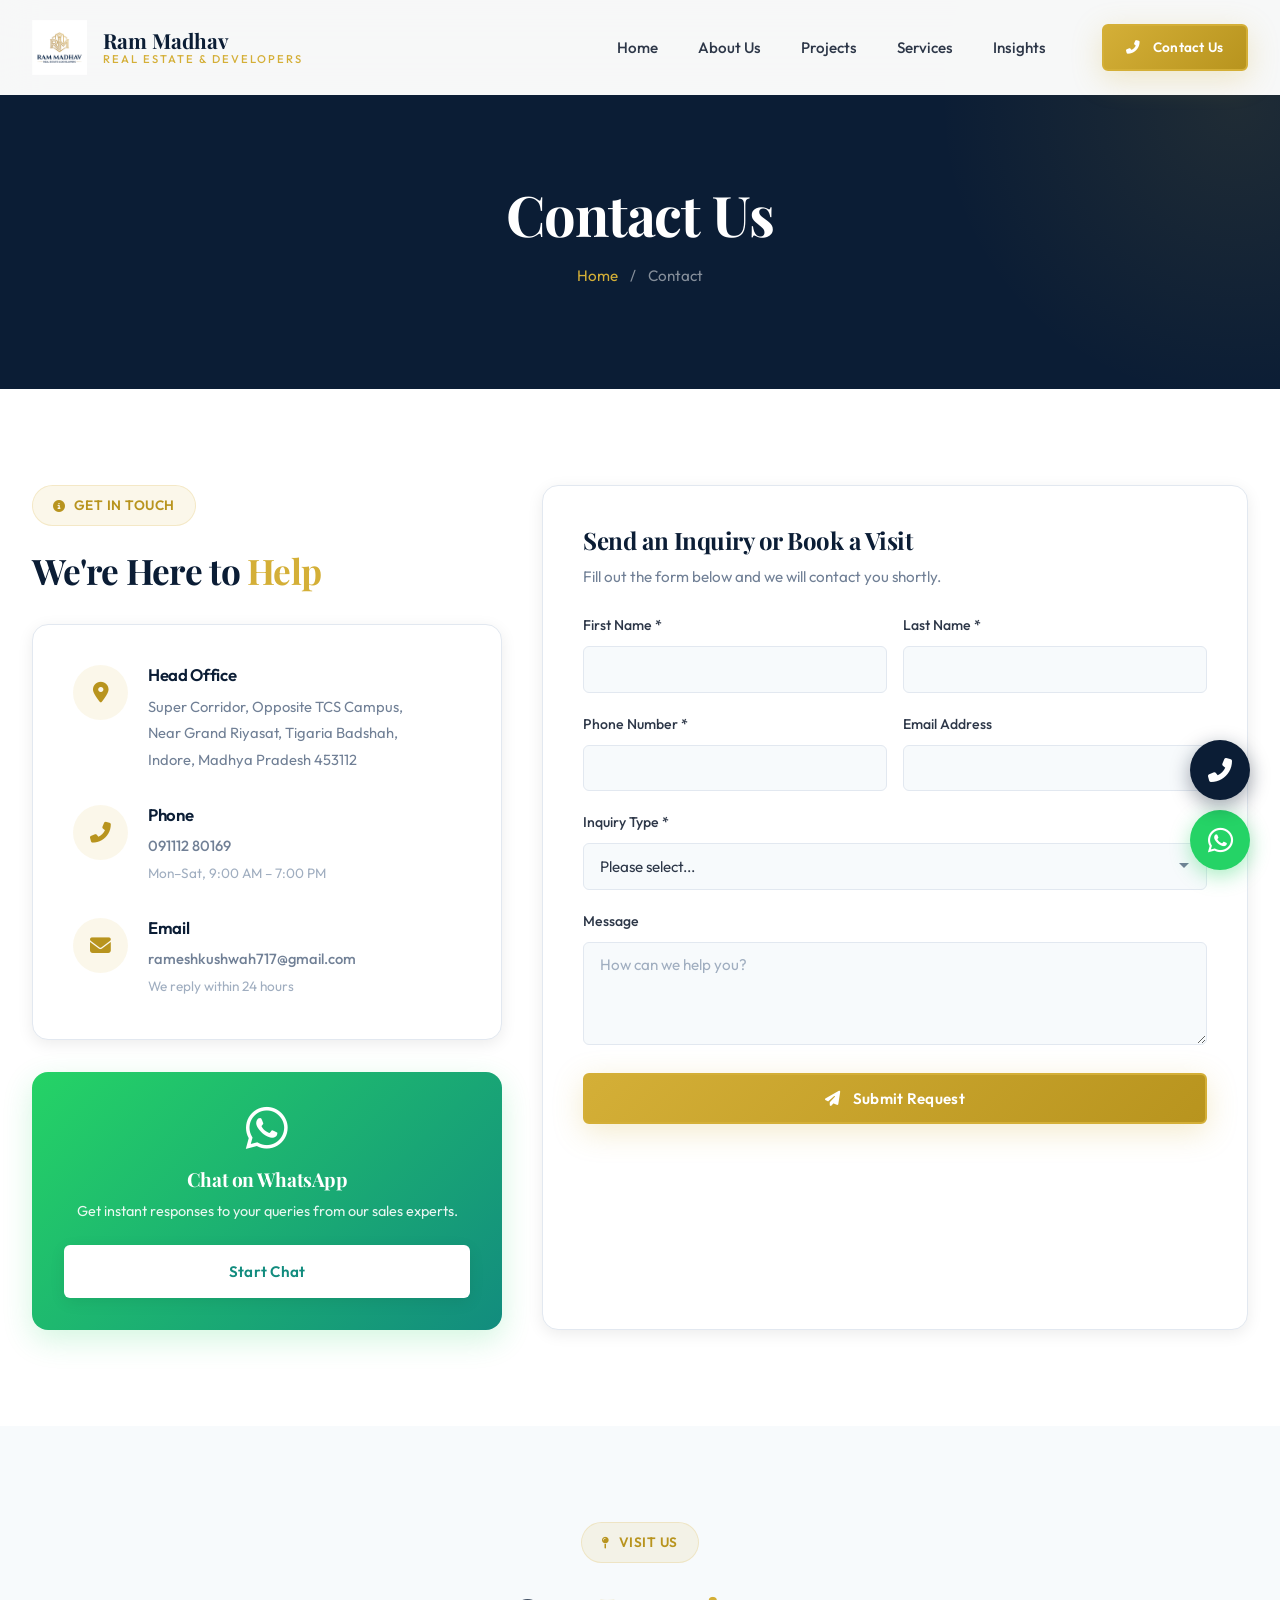
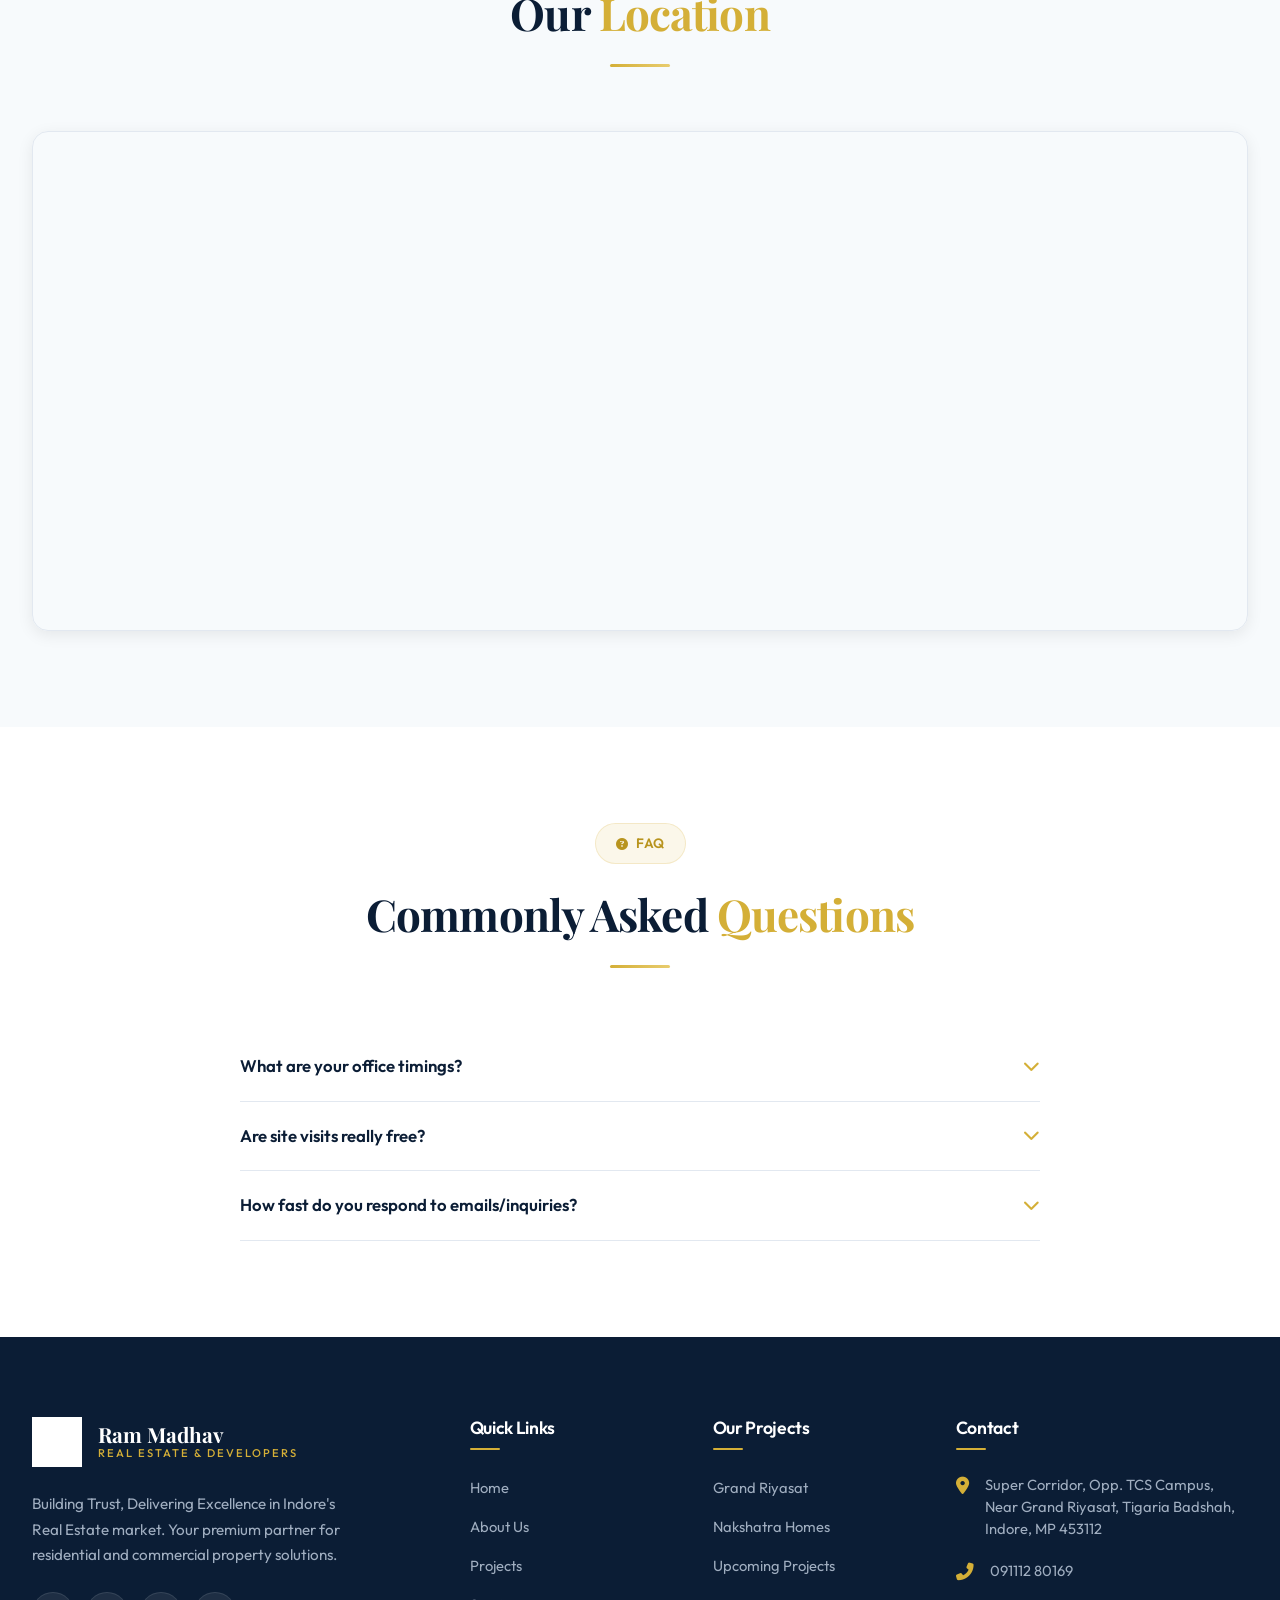
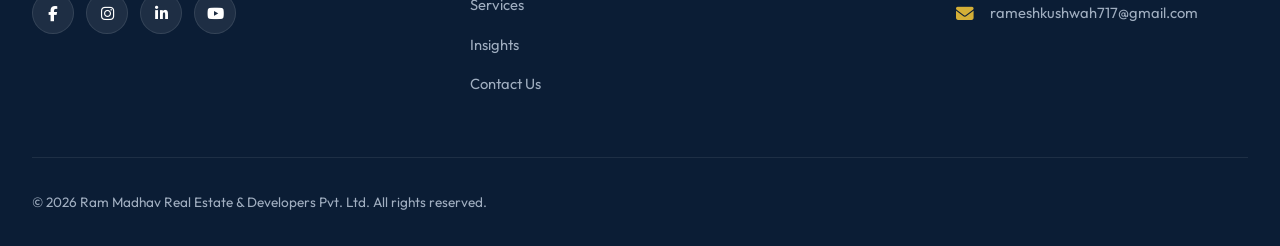
<file: contact.html>
<!DOCTYPE html>
<html lang="en">
<head>
    <meta charset="UTF-8">
    <meta name="viewport" content="width=device-width, initial-scale=1.0">
    <title>Contact Us | Ram Madhav Real Estate & Developers Pvt. Ltd.</title>
    <meta name="description" content="Contact Ram Madhav Real Estate in Indore. Book a free site visit, send an inquiry, or visit our office near Super Corridor.">
    <link rel="icon" type="image/png" href="assets/logo.png">
    <link rel="stylesheet" href="https://cdnjs.cloudflare.com/ajax/libs/font-awesome/6.5.1/css/all.min.css">
    <link rel="stylesheet" href="css/style.css">
</head>
<body>

    <!-- Preloader -->
    <div class="preloader" id="preloader">
        <img src="assets/logo.png" alt="Loading..." class="preloader-logo">
        <div class="preloader-bar"></div>
    </div>
    <div class="custom-cursor" id="customCursor"></div>

    <!-- HEADER -->
    <header class="header page-transition" id="header">
        <div class="container nav">
            <a href="index.html" class="logo-container">
                <img src="assets/logo.png" alt="Ram Madhav Real Estate Logo" class="logo-img">
                <div class="logo-text">Ram Madhav<span>Real Estate & Developers</span></div>
            </a>
            <button class="mobile-menu-btn" id="mobileMenuBtn" aria-label="Toggle menu"><i class="fas fa-bars"></i></button>
            <nav class="nav-links" id="navLinks">
                <a href="index.html" class="nav-link">Home</a>
                <a href="about.html" class="nav-link">About Us</a>
                <a href="projects.html" class="nav-link">Projects</a>
                <a href="services.html" class="nav-link">Services</a>
                <a href="blog.html" class="nav-link">Insights</a>
                <div class="nav-cta"><a href="contact.html" class="btn btn-primary btn-sm"><i class="fas fa-phone-alt"></i> Contact Us</a></div>
            </nav>
        </div>
    </header>

    <!-- ============================================
         1. PAGE BANNER
    ============================================ -->
    <section class="page-banner">
        <div class="container">
            <h1 class="page-banner-title anim">Contact Us</h1>
            <div class="page-banner-breadcrumb anim anim-delay-1">
                <a href="index.html">Home</a> <span>/</span> <span>Contact</span>
            </div>
        </div>
    </section>

    <!-- ============================================
         2. CONTACT INFORMATION & FORMS
    ============================================ -->
    <section class="section section--white">
        <div class="container">
            <div class="contact-wrapper">
                
                <!-- Left Column: Info & WhatsApp -->
                <div class="anim">
                    <div class="section-tag"><i class="fas fa-info-circle"></i> Get in Touch</div>
                    <h2 class="section-title" style="text-align: left; font-size: 2.2rem; margin-bottom: var(--space-8);">We're Here to <span>Help</span></h2>
                    
                    <div class="contact-info-card" style="margin-bottom: var(--space-8);">
                        <div class="info-item">
                            <div class="info-icon"><i class="fas fa-map-marker-alt"></i></div>
                            <div class="info-content">
                                <h4>Head Office</h4>
                                <p>Super Corridor, Opposite TCS Campus,<br>Near Grand Riyasat, Tigaria Badshah,<br>Indore, Madhya Pradesh 453112</p>
                            </div>
                        </div>
                        <div class="info-item">
                            <div class="info-icon"><i class="fas fa-phone-alt"></i></div>
                            <div class="info-content">
                                <h4>Phone</h4>
                                <p><a href="tel:09111280169" style="color: var(--gray); font-weight: 500;">091112 80169</a><br><span style="font-size: 0.85rem; color: var(--gray-light);">Mon–Sat, 9:00 AM – 7:00 PM</span></p>
                            </div>
                        </div>
                        <div class="info-item" style="margin-bottom: 0;">
                            <div class="info-icon"><i class="fas fa-envelope"></i></div>
                            <div class="info-content">
                                <h4>Email</h4>
                                <p><a href="mailto:rameshkushwah717@gmail.com" style="color: var(--gray); font-weight: 500;">rameshkushwah717@gmail.com</a><br><span style="font-size: 0.85rem; color: var(--gray-light);">We reply within 24 hours</span></p>
                            </div>
                        </div>
                    </div>

                    <!-- WhatsApp Connect Box -->
                    <div style="background: linear-gradient(135deg, #25D366, #128C7E); padding: var(--space-8); border-radius: var(--radius-lg); color: white; text-align: center; box-shadow: 0 10px 30px rgba(37, 211, 102, 0.2);">
                        <i class="fab fa-whatsapp" style="font-size: 3rem; margin-bottom: var(--space-4);"></i>
                        <h3 style="font-size: 1.2rem; margin-bottom: var(--space-2); color: white;">Chat on WhatsApp</h3>
                        <p style="font-size: 0.9rem; margin-bottom: var(--space-5); color: rgba(255,255,255,0.9);">Get instant responses to your queries from our sales experts.</p>
                        <a href="https://wa.me/919111280169" target="_blank" class="btn btn-white" style="width: 100%; color: #128C7E; border: none;">Start Chat</a>
                    </div>
                </div>

                <!-- Right Column: Inquiry / Site Visit Form -->
                <div class="contact-form-card anim anim-delay-2">
                    <h3 style="font-size: 1.5rem; color: var(--navy); margin-bottom: var(--space-2);">Send an Inquiry or Book a Visit</h3>
                    <p style="color: var(--gray); font-size: 0.95rem; margin-bottom: var(--space-6);">Fill out the form below and we will contact you shortly.</p>
                    
                    <form id="contactPageForm">
                        <div class="form-row">
                            <div class="form-group">
                                <label class="form-label" for="contact-fname">First Name *</label>
                                <input type="text" class="form-control" id="contact-fname" required>
                            </div>
                            <div class="form-group">
                                <label class="form-label" for="contact-lname">Last Name *</label>
                                <input type="text" class="form-control" id="contact-lname" required>
                            </div>
                        </div>
                        
                        <div class="form-row">
                            <div class="form-group">
                                <label class="form-label" for="contact-phone">Phone Number *</label>
                                <input type="tel" class="form-control" id="contact-phone" required>
                            </div>
                            <div class="form-group">
                                <label class="form-label" for="contact-email">Email Address</label>
                                <input type="email" class="form-control" id="contact-email">
                            </div>
                        </div>

                        <div class="form-group">
                            <label class="form-label" for="contact-type">Inquiry Type *</label>
                            <select class="form-control" id="contact-type" required>
                                <option value="">Please select...</option>
                                <option value="Book Free Site Visit">Book Free Site Visit (Pickup & Drop)</option>
                                <option value="Inquiry - Grand Riyasat">Inquiry — Grand Riyasat Plots</option>
                                <option value="Inquiry - Nakshatra Homes">Inquiry — Nakshatra Homes Duplex</option>
                                <option value="Property Consulting">Property Consulting</option>
                                <option value="Rental Solutions">Rental Solutions</option>
                                <option value="Other">Other</option>
                            </select>
                        </div>

                        <!-- Conditionally shown based on selection (handled by simple JS below) -->
                        <div class="form-group" id="visitDateGroup" style="display: none;">
                            <label class="form-label" for="contact-date">Preferred Date for Site Visit</label>
                            <input type="date" class="form-control" id="contact-date">
                        </div>

                        <div class="form-group">
                            <label class="form-label" for="contact-msg">Message</label>
                            <textarea class="form-control" id="contact-msg" rows="4" placeholder="How can we help you?"></textarea>
                        </div>

                        <button type="submit" class="btn btn-primary" style="width: 100%;"><i class="fas fa-paper-plane"></i> Submit Request</button>
                    </form>

                    <script>
                        // Simple script to toggle date field based on selection
                        document.addEventListener('DOMContentLoaded', () => {
                            const typeSelect = document.getElementById('contact-type');
                            const dateGroup = document.getElementById('visitDateGroup');
                            const contactForm = document.getElementById('contactPageForm');

                            if (typeSelect && dateGroup) {
                                typeSelect.addEventListener('change', (e) => {
                                    if (e.target.value === 'Book Free Site Visit') {
                                        dateGroup.style.display = 'block';
                                    } else {
                                        dateGroup.style.display = 'none';
                                    }
                                });
                            }

                            if(contactForm) {
                                contactForm.addEventListener('submit', (e) => {
                                    e.preventDefault();
                                    
                                    const fname = document.getElementById('contact-fname')?.value;
                                    const lname = document.getElementById('contact-lname')?.value;
                                    const phone = document.getElementById('contact-phone')?.value;
                                    const type = document.getElementById('contact-type')?.value;
                                    const date = document.getElementById('contact-date')?.value;
                                    const msg = document.getElementById('contact-msg')?.value;

                                    let waMessage = `Hello Ram Madhav Real Estate!\n\nName: ${fname} ${lname}\nPhone: ${phone}\nType: ${type}`;
                                    if (type === 'Book Free Site Visit' && date) {
                                        waMessage += `\nPreferred Date: ${date}`;
                                    }
                                    waMessage += `\nMessage: ${msg || 'N/A'}\n\nPlease get back to me.`;

                                    // Create temporary notification
                                    const notification = document.createElement('div');
                                    notification.className = 'notification show';
                                    notification.innerHTML = `<i class="fas fa-check-circle"></i><span>Request submitted! Redirecting to WhatsApp...</span>`;
                                    document.body.appendChild(notification);

                                    setTimeout(() => {
                                        window.open(`https://wa.me/919111280169?text=${encodeURIComponent(waMessage)}`, '_blank');
                                        notification.remove();
                                        contactForm.reset();
                                        dateGroup.style.display = 'none';
                                    }, 1500);
                                });
                            }
                        });
                    </script>
                </div>

            </div>
        </div>
    </section>

    <!-- ============================================
         3. LOCATION MAP
    ============================================ -->
    <section class="section section--gray">
        <div class="container">
            <div class="section-header">
                <div class="section-tag"><i class="fas fa-map-pin"></i> Visit Us</div>
                <h2 class="section-title">Our <span>Location</span></h2>
                <span class="gold-line"></span>
            </div>

            <!-- Note: Using an iframe embed for Google Maps based on the provided address -->
            <div class="map-container anim">
                <iframe src="https://www.google.com/maps/embed?pb=!1m18!1m12!1m3!1d117763.55657388714!2d75.7938096!3d22.724128!2m3!1f0!2f0!3f0!3m2!1i1024!2i768!4f13.1!3m3!1m2!1s0x3962fd0034a7873b%3A0x67fa5dc7c1ff4260!2sSuper%20Corridor%2C%20Indore%2C%20Madhya%20Pradesh!5e0!3m2!1sen!2sin!4v1716300000000!5m2!1sen!2sin" allowfullscreen="" loading="lazy" referrerpolicy="no-referrer-when-downgrade"></iframe>
            </div>
        </div>
    </section>

    <!-- ============================================
         4. FAQ
    ============================================ -->
    <section class="section section--white">
        <div class="container">
            <div class="section-header">
                <div class="section-tag"><i class="fas fa-question-circle"></i> FAQ</div>
                <h2 class="section-title">Commonly Asked <span>Questions</span></h2>
                <span class="gold-line"></span>
            </div>

            <div style="max-width: 800px; margin: 0 auto;">
                <div class="faq-item anim">
                    <div class="faq-question">What are your office timings? <i class="fas fa-chevron-down"></i></div>
                    <div class="faq-answer">Our office is open from Monday to Saturday, 9:00 AM to 7:00 PM. We are closed on Sundays and major public holidays, though site visits can be arranged on Sundays with prior booking.</div>
                </div>
                <div class="faq-item anim anim-delay-1">
                    <div class="faq-question">Are site visits really free? <i class="fas fa-chevron-down"></i></div>
                    <div class="faq-answer">Yes, all our site visits are completely free of charge. We also provide a complimentary pickup and drop service from your location in Indore to ensure a hassle-free experience.</div>
                </div>
                <div class="faq-item anim anim-delay-2">
                    <div class="faq-question">How fast do you respond to emails/inquiries? <i class="fas fa-chevron-down"></i></div>
                    <div class="faq-answer">We aim to respond to all website inquiries and emails within 24 hours. For immediate assistance, we recommend calling us directly or using the WhatsApp chat feature.</div>
                </div>
            </div>
        </div>
    </section>

    <!-- FOOTER -->
    <footer class="footer">
        <div class="container">
            <div class="footer-grid">
                <div class="footer-about">
                    <div class="logo-container" style="margin-bottom: var(--space-6);"><img src="assets/logo.png" alt="Logo" class="logo-img footer-logo-img"><div class="logo-text" style="color:white;">Ram Madhav<span>Real Estate & Developers</span></div></div>
                    <p class="footer-desc">Building Trust, Delivering Excellence in Indore's Real Estate market. Your premium partner for residential and commercial property solutions.</p>
                    <div class="footer-social"><a href="#" class="social-icon"><i class="fab fa-facebook-f"></i></a><a href="#" class="social-icon"><i class="fab fa-instagram"></i></a><a href="#" class="social-icon"><i class="fab fa-linkedin-in"></i></a><a href="#" class="social-icon"><i class="fab fa-youtube"></i></a></div>
                </div>
                <div><h4 class="footer-title">Quick Links</h4><ul class="footer-links"><li><a href="index.html">Home</a></li><li><a href="about.html">About Us</a></li><li><a href="projects.html">Projects</a></li><li><a href="services.html">Services</a></li><li><a href="blog.html">Insights</a></li><li><a href="contact.html">Contact Us</a></li></ul></div>
                <div><h4 class="footer-title">Our Projects</h4><ul class="footer-links"><li><a href="projects.html">Grand Riyasat</a></li><li><a href="projects.html">Nakshatra Homes</a></li><li><a href="projects.html">Upcoming Projects</a></li></ul></div>
                <div><h4 class="footer-title">Contact</h4><ul class="footer-contact"><li><i class="fas fa-map-marker-alt"></i><span>Super Corridor, Opp. TCS Campus, Near Grand Riyasat, Tigaria Badshah, Indore, MP 453112</span></li><li><i class="fas fa-phone-alt"></i><a href="tel:09111280169" style="color:var(--gray-light);">091112 80169</a></li><li><i class="fas fa-envelope"></i><a href="mailto:rameshkushwah717@gmail.com" style="color:var(--gray-light);">rameshkushwah717@gmail.com</a></li></ul></div>
            </div>
            <div class="footer-bottom">
                <p>&copy; 2026 Ram Madhav Real Estate & Developers Pvt. Ltd. All rights reserved.</p>

            </div>
        </div>
    </footer>

    <a href="https://wa.me/919111280169?text=Hello%2C%20I%20am%20interested%20in%20your%20real%20estate%20projects." class="whatsapp-float" target="_blank" rel="noopener noreferrer" aria-label="Chat on WhatsApp"><i class="fab fa-whatsapp"></i></a>
    <a href="tel:09111280169" class="call-float" aria-label="Call Us"><i class="fas fa-phone-alt"></i></a>
    <script src="js/main.js"></script>
</body>
</html>
</file>
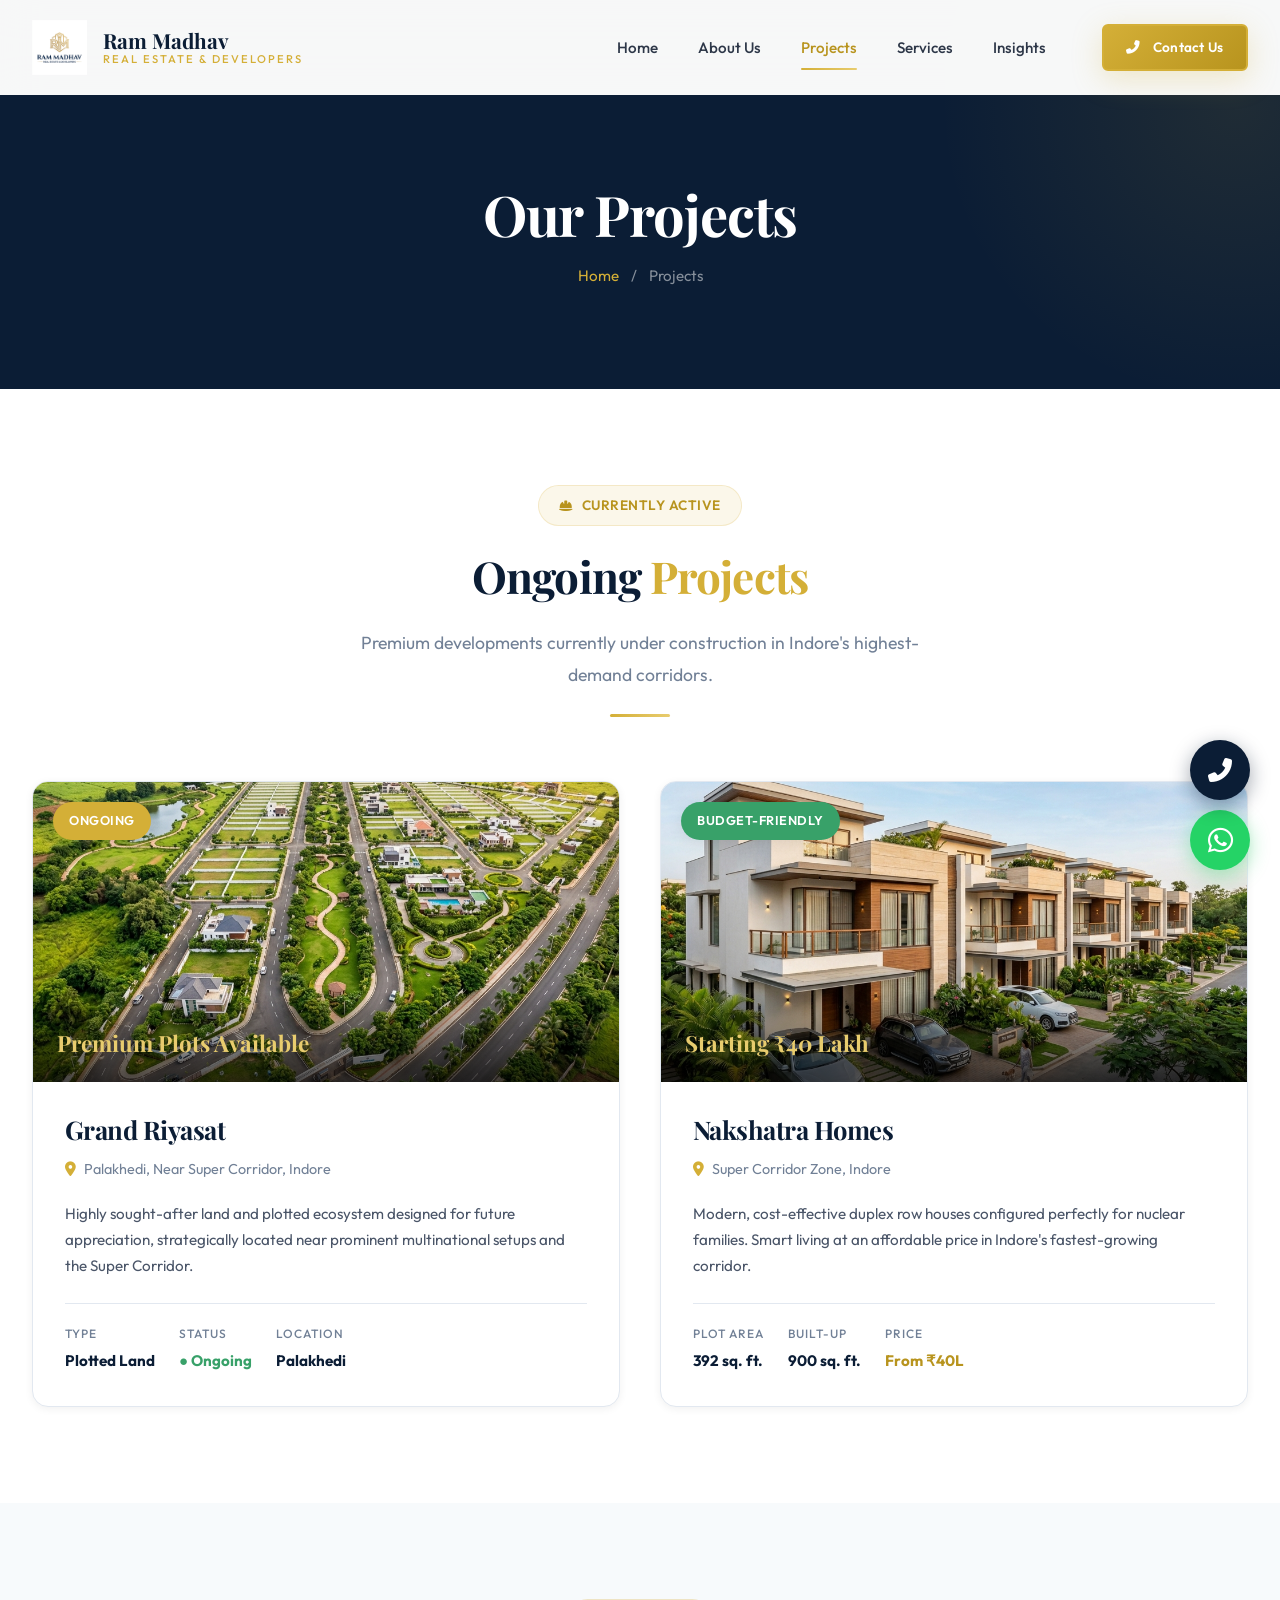
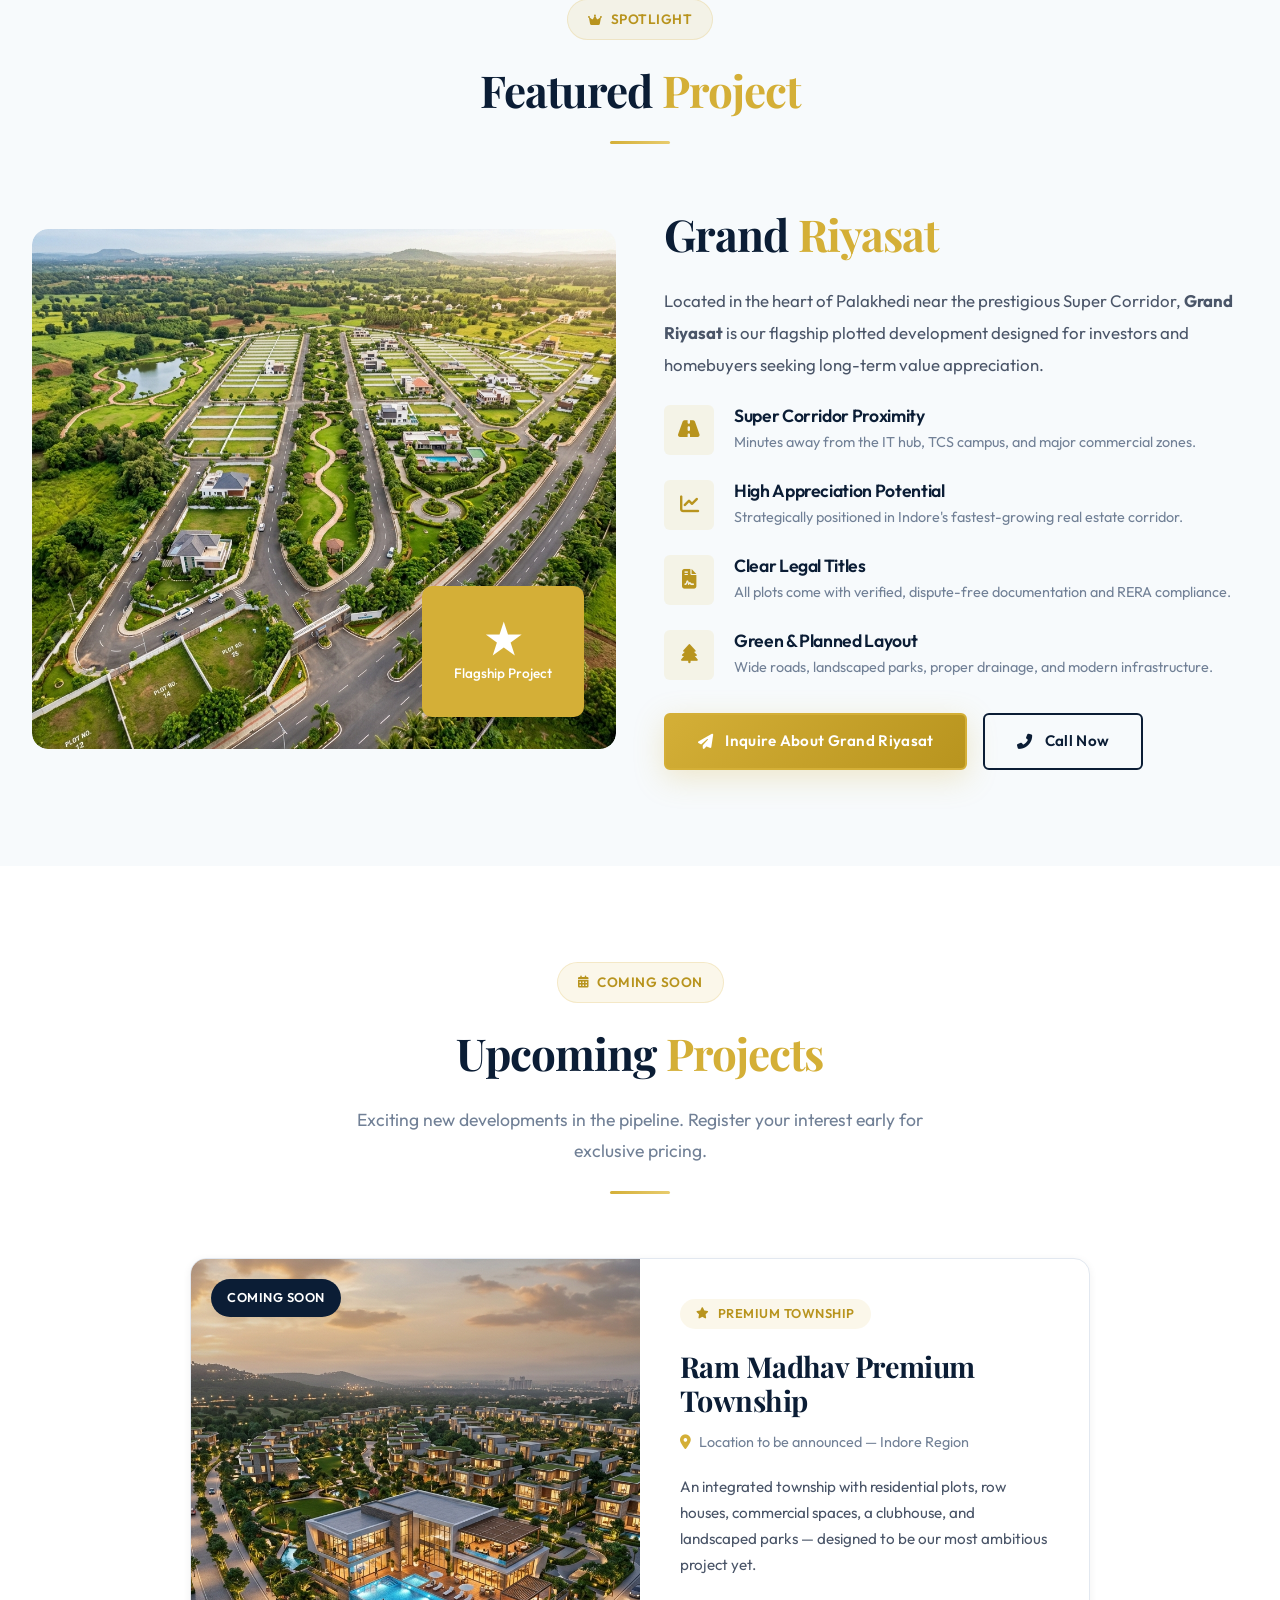
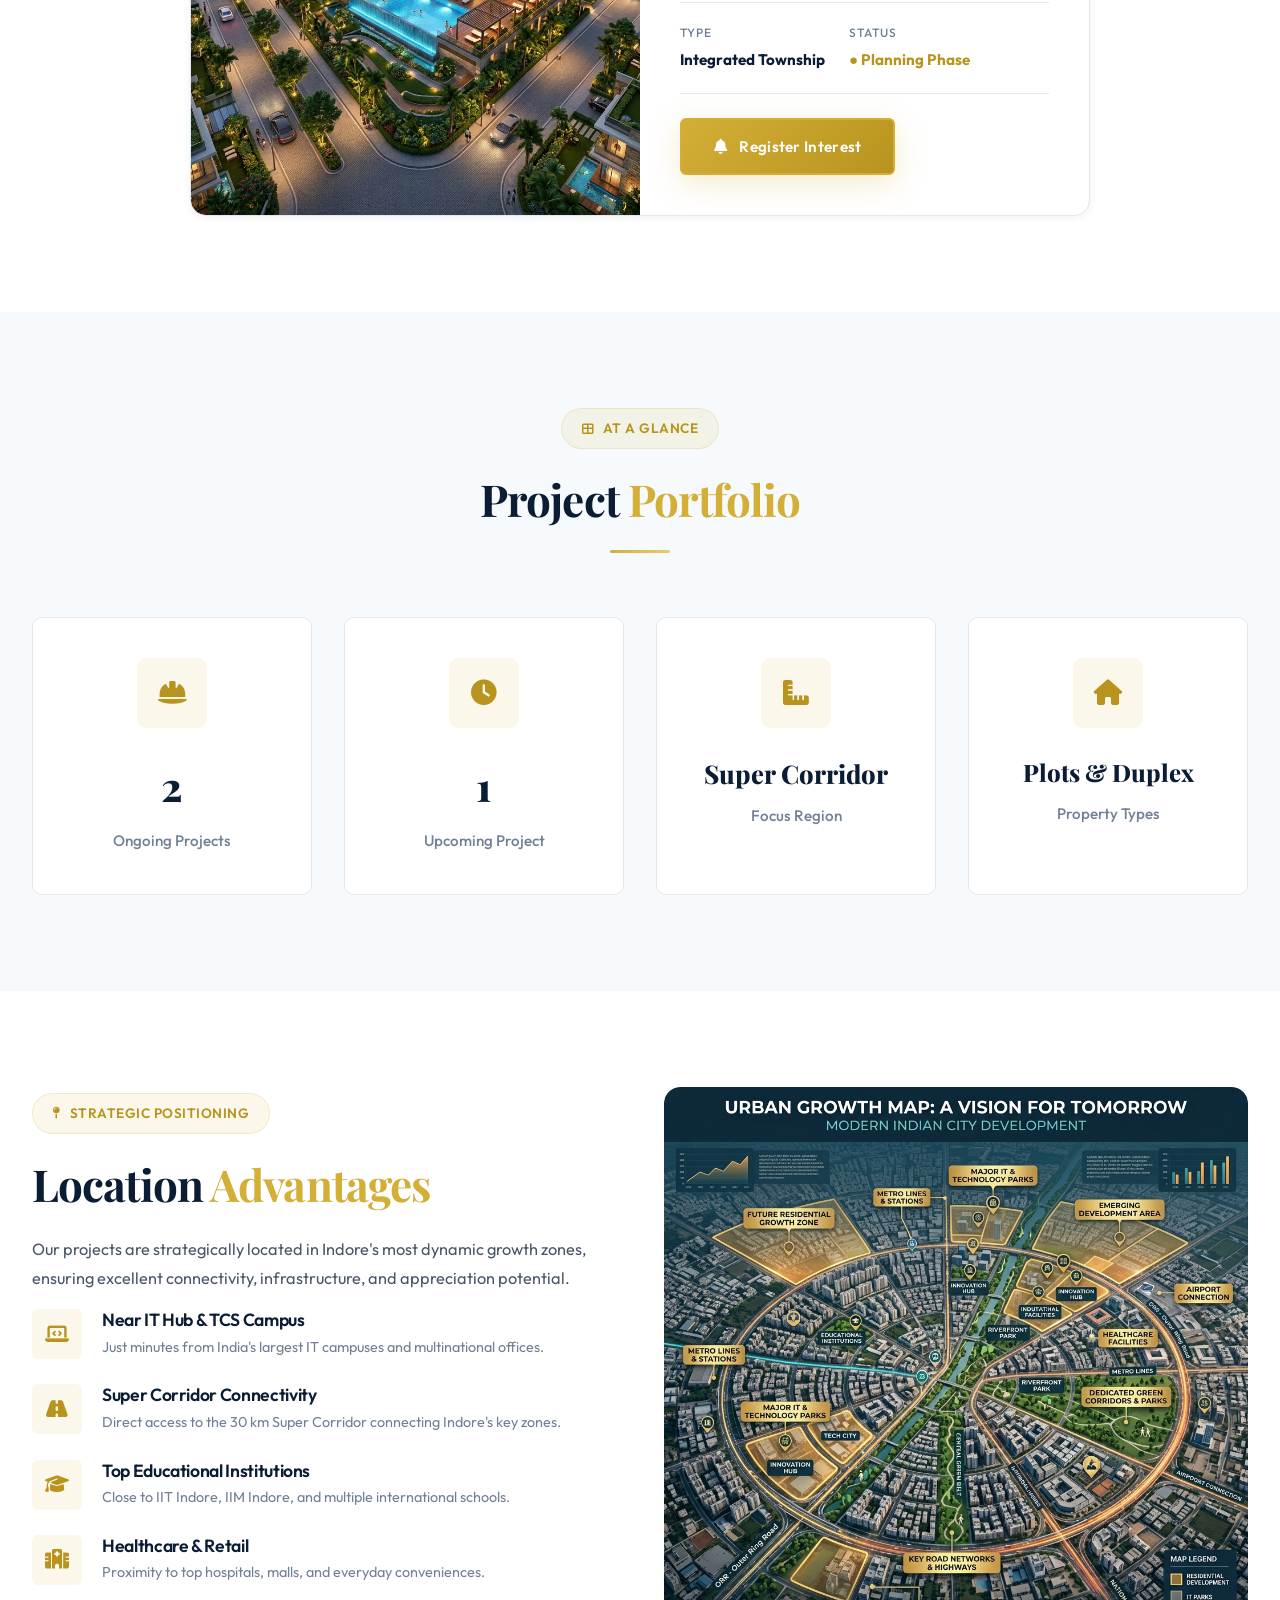
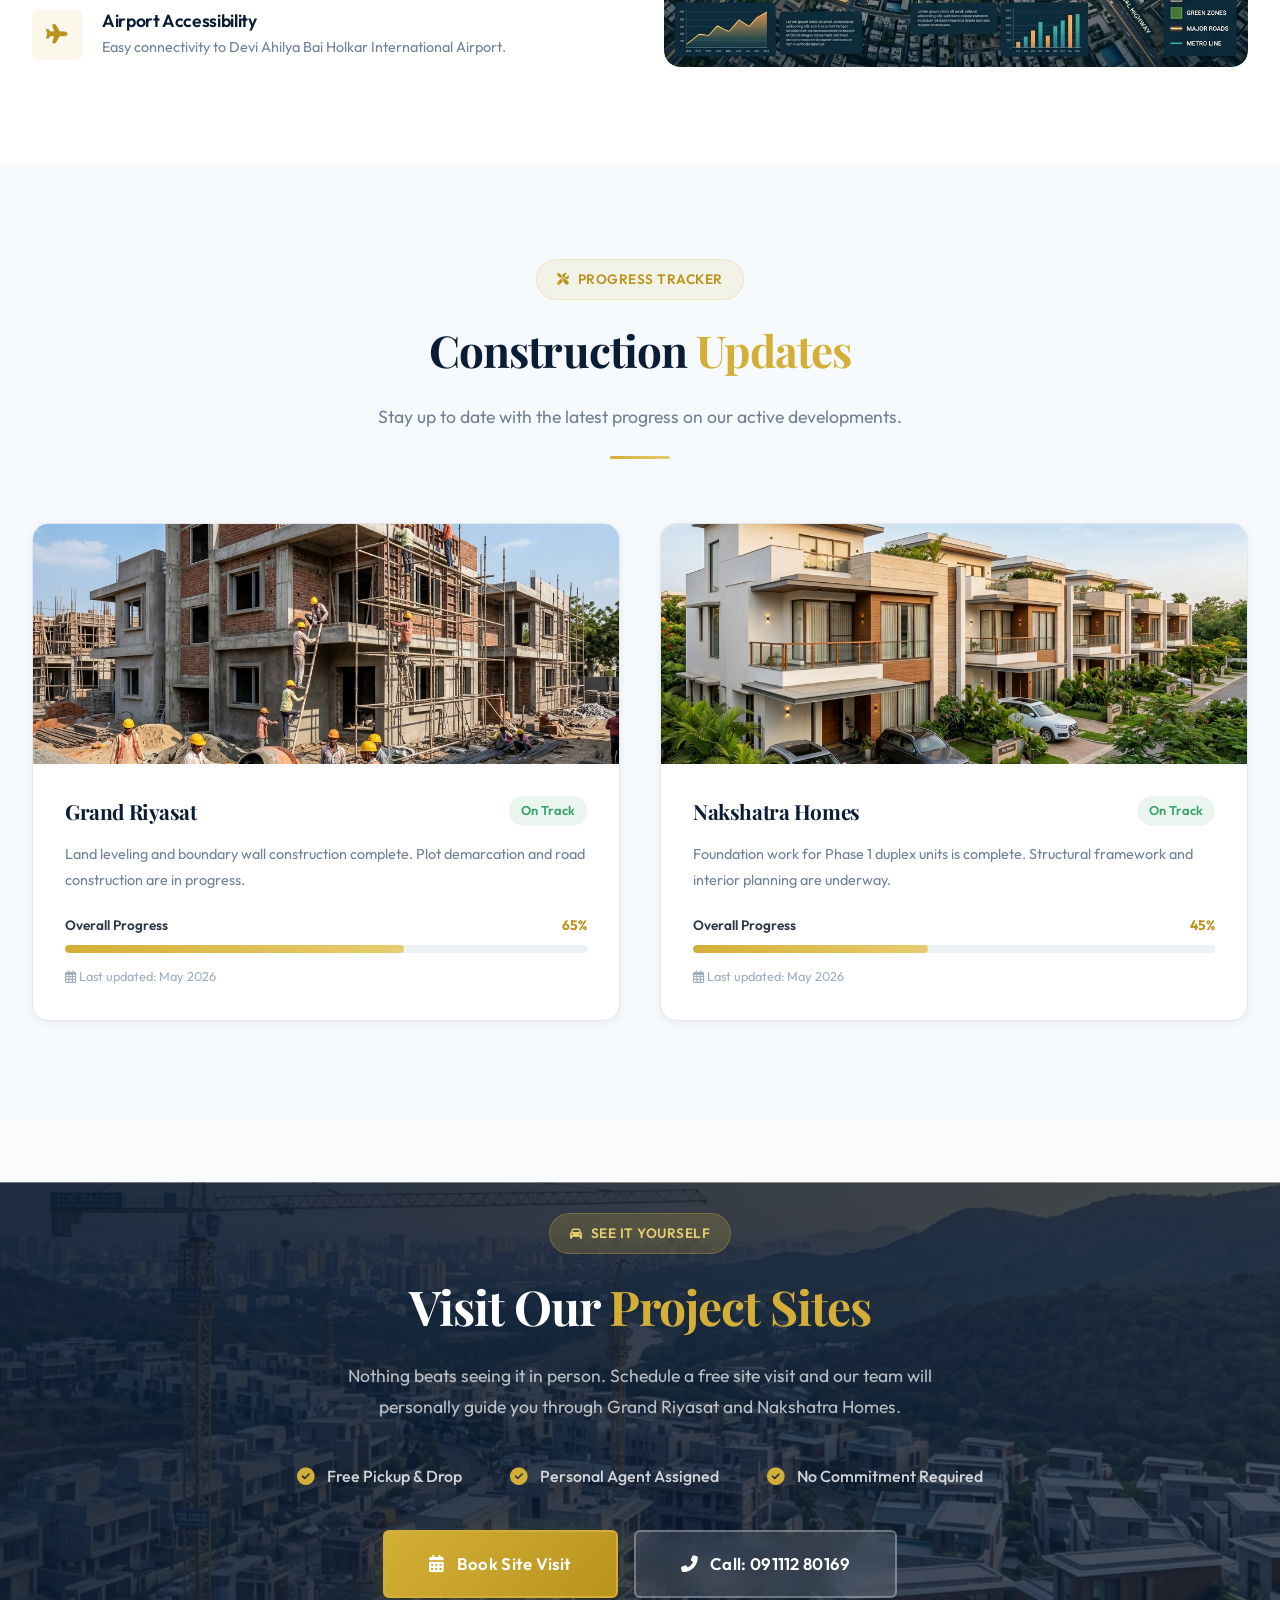
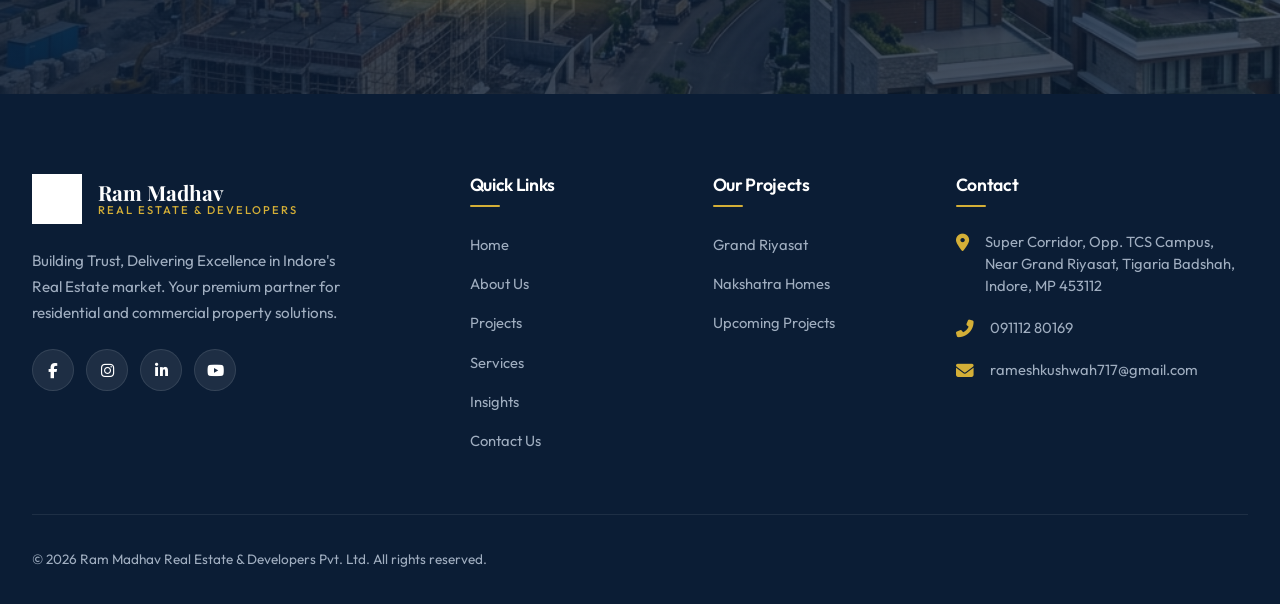
<file: projects.html>
<!DOCTYPE html>
<html lang="en">
<head>
    <meta charset="UTF-8">
    <meta name="viewport" content="width=device-width, initial-scale=1.0">
    <title>Projects | Ram Madhav Real Estate & Developers Pvt. Ltd.</title>
    <meta name="description" content="Explore premium real estate projects by Ram Madhav Real Estate — Grand Riyasat plotted development and Nakshatra Homes duplex row houses in Indore's Super Corridor.">
    <link rel="icon" type="image/png" href="assets/logo.png">
    <link rel="stylesheet" href="https://cdnjs.cloudflare.com/ajax/libs/font-awesome/6.5.1/css/all.min.css">
    <link rel="stylesheet" href="css/style.css">
</head>
<body>

    <!-- Preloader -->
    <div class="preloader" id="preloader">
        <img src="assets/logo.png" alt="Loading..." class="preloader-logo">
        <div class="preloader-bar"></div>
    </div>
    <div class="custom-cursor" id="customCursor"></div>

    <!-- HEADER -->
    <header class="header page-transition" id="header">
        <div class="container nav">
            <a href="index.html" class="logo-container">
                <img src="assets/logo.png" alt="Ram Madhav Real Estate Logo" class="logo-img">
                <div class="logo-text">Ram Madhav<span>Real Estate & Developers</span></div>
            </a>
            <button class="mobile-menu-btn" id="mobileMenuBtn" aria-label="Toggle menu"><i class="fas fa-bars"></i></button>
            <nav class="nav-links" id="navLinks">
                <a href="index.html" class="nav-link">Home</a>
                <a href="about.html" class="nav-link">About Us</a>
                <a href="projects.html" class="nav-link active">Projects</a>
                <a href="services.html" class="nav-link">Services</a>
                <a href="blog.html" class="nav-link">Insights</a>
                <div class="nav-cta"><a href="contact.html" class="btn btn-primary btn-sm"><i class="fas fa-phone-alt"></i> Contact Us</a></div>
            </nav>
        </div>
    </header>

    <!-- ============================================
         1. PAGE BANNER
    ============================================ -->
    <section class="page-banner">
        <div class="container">
            <h1 class="page-banner-title anim">Our Projects</h1>
            <div class="page-banner-breadcrumb anim anim-delay-1">
                <a href="index.html">Home</a> <span>/</span> <span>Projects</span>
            </div>
        </div>
    </section>

    <!-- ============================================
         2. ONGOING PROJECTS
    ============================================ -->
    <section class="section section--white">
        <div class="container">
            <div class="section-header">
                <div class="section-tag"><i class="fas fa-hard-hat"></i> Currently Active</div>
                <h2 class="section-title">Ongoing <span>Projects</span></h2>
                <p class="section-desc">Premium developments currently under construction in Indore's highest-demand corridors.</p>
                <span class="gold-line"></span>
            </div>

            <div class="projects-grid">
                <!-- Grand Riyasat -->
                <div class="project-card anim">
                    <div class="project-img">
                        <img src="assets/project-grand-riyasat.png" alt="Grand Riyasat Plotted Development">
                        <div class="project-badge">Ongoing</div>
                        <div class="project-overlay"><div class="project-price">Premium Plots Available</div></div>
                    </div>
                    <div class="project-body">
                        <h3 class="project-title">Grand Riyasat</h3>
                        <div class="project-location"><i class="fas fa-map-marker-alt"></i> Palakhedi, Near Super Corridor, Indore</div>
                        <p class="project-desc">Highly sought-after land and plotted ecosystem designed for future appreciation, strategically located near prominent multinational setups and the Super Corridor.</p>
                        <div class="project-meta">
                            <div class="meta-item"><span class="meta-label">Type</span><span class="meta-value">Plotted Land</span></div>
                            <div class="meta-item"><span class="meta-label">Status</span><span class="meta-value" style="color: var(--green);">● Ongoing</span></div>
                            <div class="meta-item"><span class="meta-label">Location</span><span class="meta-value">Palakhedi</span></div>
                        </div>
                    </div>
                </div>

                <!-- Nakshatra Homes -->
                <div class="project-card anim anim-delay-2">
                    <div class="project-img">
                        <img src="assets/project-nakshatra.png" alt="Nakshatra Homes Row Houses">
                        <div class="project-badge project-badge--green">Budget-Friendly</div>
                        <div class="project-overlay"><div class="project-price">Starting ₹40 Lakh</div></div>
                    </div>
                    <div class="project-body">
                        <h3 class="project-title">Nakshatra Homes</h3>
                        <div class="project-location"><i class="fas fa-map-marker-alt"></i> Super Corridor Zone, Indore</div>
                        <p class="project-desc">Modern, cost-effective duplex row houses configured perfectly for nuclear families. Smart living at an affordable price in Indore's fastest-growing corridor.</p>
                        <div class="project-meta">
                            <div class="meta-item"><span class="meta-label">Plot Area</span><span class="meta-value">392 sq. ft.</span></div>
                            <div class="meta-item"><span class="meta-label">Built-up</span><span class="meta-value">900 sq. ft.</span></div>
                            <div class="meta-item"><span class="meta-label">Price</span><span class="meta-value" style="color: var(--gold-dark);">From ₹40L</span></div>
                        </div>
                    </div>
                </div>
            </div>
        </div>
    </section>

    <!-- ============================================
         3. FEATURED PROJECT — DEEP DIVE
    ============================================ -->
    <section class="section section--gray">
        <div class="container">
            <div class="section-header">
                <div class="section-tag"><i class="fas fa-crown"></i> Spotlight</div>
                <h2 class="section-title">Featured <span>Project</span></h2>
                <span class="gold-line"></span>
            </div>

            <div class="why-grid" style="gap: var(--space-12);">
                <div class="why-image anim">
                    <img src="assets/project-grand-riyasat.png" alt="Grand Riyasat — Featured Project" style="height: 520px;">
                    <div class="why-experience-badge">
                        <div class="badge-number">★</div>
                        <div class="badge-text">Flagship Project</div>
                    </div>
                </div>
                <div class="why-content anim anim-delay-2">
                    <h2 class="section-title" style="text-align: left;">Grand <span>Riyasat</span></h2>
                    <p style="color: var(--slate); margin-bottom: var(--space-6); font-size: 1.05rem; line-height: 1.9;">Located in the heart of Palakhedi near the prestigious Super Corridor, <strong>Grand Riyasat</strong> is our flagship plotted development designed for investors and homebuyers seeking long-term value appreciation.</p>

                    <div class="why-list" style="margin-top: var(--space-4);">
                        <div class="why-item">
                            <div class="why-item-icon"><i class="fas fa-road"></i></div>
                            <div><h4>Super Corridor Proximity</h4><p>Minutes away from the IT hub, TCS campus, and major commercial zones.</p></div>
                        </div>
                        <div class="why-item">
                            <div class="why-item-icon"><i class="fas fa-chart-line"></i></div>
                            <div><h4>High Appreciation Potential</h4><p>Strategically positioned in Indore's fastest-growing real estate corridor.</p></div>
                        </div>
                        <div class="why-item">
                            <div class="why-item-icon"><i class="fas fa-file-contract"></i></div>
                            <div><h4>Clear Legal Titles</h4><p>All plots come with verified, dispute-free documentation and RERA compliance.</p></div>
                        </div>
                        <div class="why-item">
                            <div class="why-item-icon"><i class="fas fa-tree"></i></div>
                            <div><h4>Green & Planned Layout</h4><p>Wide roads, landscaped parks, proper drainage, and modern infrastructure.</p></div>
                        </div>
                    </div>

                    <div style="margin-top: var(--space-8); display: flex; gap: var(--space-4); flex-wrap: wrap;">
                        <a href="contact.html" class="btn btn-primary"><i class="fas fa-paper-plane"></i> Inquire About Grand Riyasat</a>
                        <a href="tel:09111280169" class="btn btn-outline"><i class="fas fa-phone-alt"></i> Call Now</a>
                    </div>
                </div>
            </div>
        </div>
    </section>

    <!-- ============================================
         4. UPCOMING PROJECTS
    ============================================ -->
    <section class="section section--white">
        <div class="container">
            <div class="section-header">
                <div class="section-tag"><i class="fas fa-calendar-alt"></i> Coming Soon</div>
                <h2 class="section-title">Upcoming <span>Projects</span></h2>
                <p class="section-desc">Exciting new developments in the pipeline. Register your interest early for exclusive pricing.</p>
                <span class="gold-line"></span>
            </div>

            <div style="max-width: 900px; margin: 0 auto;">
                <div class="project-card anim upcoming-project-card" style="overflow: hidden;">
                    <div class="project-img" style="height: 100%; min-height: 350px;">
                        <img src="assets/project-upcoming.png" alt="Upcoming Premium Township" style="height: 100%;">
                        <div class="project-badge" style="background: var(--navy);">Coming Soon</div>
                    </div>
                    <div class="project-body" style="display: flex; flex-direction: column; justify-content: center; padding: var(--space-10);">
                        <div style="display: inline-flex; align-items: center; gap: var(--space-2); padding: var(--space-1) var(--space-4); background: var(--gold-100); border-radius: var(--radius-full); color: var(--gold-dark); font-size: 0.8rem; font-weight: 600; width: fit-content; margin-bottom: var(--space-5); text-transform: uppercase; letter-spacing: 0.5px;">
                            <i class="fas fa-star" style="font-size: 0.7rem;"></i> Premium Township
                        </div>
                        <h3 class="project-title" style="font-size: 1.8rem;">Ram Madhav Premium Township</h3>
                        <div class="project-location"><i class="fas fa-map-marker-alt"></i> Location to be announced — Indore Region</div>
                        <p class="project-desc">An integrated township with residential plots, row houses, commercial spaces, a clubhouse, and landscaped parks — designed to be our most ambitious project yet.</p>

                        <div style="display: flex; gap: var(--space-6); padding: var(--space-5) 0; border-top: 1px solid var(--gray-200); border-bottom: 1px solid var(--gray-200); margin-bottom: var(--space-6);">
                            <div class="meta-item"><span class="meta-label">Type</span><span class="meta-value">Integrated Township</span></div>
                            <div class="meta-item"><span class="meta-label">Status</span><span class="meta-value" style="color: var(--gold-dark);">● Planning Phase</span></div>
                        </div>

                        <a href="contact.html" class="btn btn-primary" style="width: fit-content;"><i class="fas fa-bell"></i> Register Interest</a>
                    </div>
                </div>
            </div>
        </div>
    </section>

    <!-- ============================================
         5. PROJECT PORTFOLIO STATS
    ============================================ -->
    <section class="section section--gray">
        <div class="container">
            <div class="section-header">
                <div class="section-tag"><i class="fas fa-th-large"></i> At a Glance</div>
                <h2 class="section-title">Project <span>Portfolio</span></h2>
                <span class="gold-line"></span>
            </div>

            <div class="highlights-grid">
                <div class="highlight-card anim">
                    <div class="highlight-icon"><i class="fas fa-hard-hat"></i></div>
                    <div class="highlight-number">2</div>
                    <div class="highlight-label">Ongoing Projects</div>
                </div>
                <div class="highlight-card anim anim-delay-1">
                    <div class="highlight-icon"><i class="fas fa-clock"></i></div>
                    <div class="highlight-number">1</div>
                    <div class="highlight-label">Upcoming Project</div>
                </div>
                <div class="highlight-card anim anim-delay-2">
                    <div class="highlight-icon"><i class="fas fa-ruler-combined"></i></div>
                    <div class="highlight-number" style="font-size: 1.6rem;">Super Corridor</div>
                    <div class="highlight-label">Focus Region</div>
                </div>
                <div class="highlight-card anim anim-delay-3">
                    <div class="highlight-icon"><i class="fas fa-home"></i></div>
                    <div class="highlight-number" style="font-size: 1.5rem;">Plots & Duplex</div>
                    <div class="highlight-label">Property Types</div>
                </div>
            </div>
        </div>
    </section>

    <!-- ============================================
         6. LOCATION ADVANTAGES
    ============================================ -->
    <section class="section section--white">
        <div class="container">
            <div class="why-grid" style="gap: var(--space-12);">
                <div class="why-content anim">
                    <div class="section-tag"><i class="fas fa-map-pin"></i> Strategic Positioning</div>
                    <h2 class="section-title" style="text-align: left;">Location <span>Advantages</span></h2>
                    <p style="color: var(--slate); margin-bottom: var(--space-4); font-size: 1.02rem; line-height: 1.8;">Our projects are strategically located in Indore's most dynamic growth zones, ensuring excellent connectivity, infrastructure, and appreciation potential.</p>

                    <div class="why-list" style="margin-top: var(--space-4);">
                        <div class="why-item">
                            <div class="why-item-icon"><i class="fas fa-laptop-code"></i></div>
                            <div><h4>Near IT Hub & TCS Campus</h4><p>Just minutes from India's largest IT campuses and multinational offices.</p></div>
                        </div>
                        <div class="why-item">
                            <div class="why-item-icon"><i class="fas fa-road"></i></div>
                            <div><h4>Super Corridor Connectivity</h4><p>Direct access to the 30 km Super Corridor connecting Indore's key zones.</p></div>
                        </div>
                        <div class="why-item">
                            <div class="why-item-icon"><i class="fas fa-graduation-cap"></i></div>
                            <div><h4>Top Educational Institutions</h4><p>Close to IIT Indore, IIM Indore, and multiple international schools.</p></div>
                        </div>
                        <div class="why-item">
                            <div class="why-item-icon"><i class="fas fa-hospital"></i></div>
                            <div><h4>Healthcare & Retail</h4><p>Proximity to top hospitals, malls, and everyday conveniences.</p></div>
                        </div>
                        <div class="why-item">
                            <div class="why-item-icon"><i class="fas fa-plane"></i></div>
                            <div><h4>Airport Accessibility</h4><p>Easy connectivity to Devi Ahilya Bai Holkar International Airport.</p></div>
                        </div>
                    </div>
                </div>
                <div class="why-image anim anim-delay-2">
                    <img src="assets/location-map.png" alt="Location Advantages Map" style="height: 580px;">
                </div>
            </div>
        </div>
    </section>

    <!-- ============================================
         7. CONSTRUCTION UPDATES
    ============================================ -->
    <section class="section section--gray">
        <div class="container">
            <div class="section-header">
                <div class="section-tag"><i class="fas fa-tools"></i> Progress Tracker</div>
                <h2 class="section-title">Construction <span>Updates</span></h2>
                <p class="section-desc">Stay up to date with the latest progress on our active developments.</p>
                <span class="gold-line"></span>
            </div>

            <div class="construction-grid">
                <!-- Grand Riyasat Update -->
                <div class="anim" style="background: var(--white); border-radius: var(--radius-lg); overflow: hidden; border: 1px solid var(--gray-200); box-shadow: var(--shadow-sm); transition: all 0.35s ease;" onmouseover="this.style.transform='translateY(-8px)'; this.style.boxShadow='var(--shadow-lg)'" onmouseout="this.style.transform=''; this.style.boxShadow='var(--shadow-sm)'">
                    <div style="height: 240px; overflow: hidden;">
                        <img src="assets/construction-update.png" alt="Grand Riyasat Construction" style="width: 100%; height: 100%; object-fit: cover;">
                    </div>
                    <div style="padding: var(--space-8);">
                        <div style="display: flex; justify-content: space-between; align-items: center; margin-bottom: var(--space-4);">
                            <h3 style="font-size: 1.3rem; color: var(--navy);">Grand Riyasat</h3>
                            <span style="background: rgba(56,161,105,0.1); color: var(--green); padding: var(--space-1) var(--space-3); border-radius: var(--radius-full); font-size: 0.8rem; font-weight: 600;">On Track</span>
                        </div>
                        <p style="color: var(--gray); font-size: 0.9rem; margin-bottom: var(--space-5);">Land leveling and boundary wall construction complete. Plot demarcation and road construction are in progress.</p>

                        <!-- Progress Bar -->
                        <div style="margin-bottom: var(--space-3);">
                            <div style="display: flex; justify-content: space-between; margin-bottom: var(--space-2); font-size: 0.85rem;">
                                <span style="color: var(--charcoal); font-weight: 600;">Overall Progress</span>
                                <span style="color: var(--gold-dark); font-weight: 700;">65%</span>
                            </div>
                            <div style="width: 100%; height: 8px; background: var(--gray-100); border-radius: var(--radius-full); overflow: hidden;">
                                <div style="width: 65%; height: 100%; background: linear-gradient(90deg, var(--gold), var(--gold-light)); border-radius: var(--radius-full); transition: width 1s ease;"></div>
                            </div>
                        </div>
                        <p style="font-size: 0.8rem; color: var(--gray-light);"><i class="far fa-calendar-alt"></i> Last updated: May 2026</p>
                    </div>
                </div>

                <!-- Nakshatra Homes Update -->
                <div class="anim anim-delay-2" style="background: var(--white); border-radius: var(--radius-lg); overflow: hidden; border: 1px solid var(--gray-200); box-shadow: var(--shadow-sm); transition: all 0.35s ease;" onmouseover="this.style.transform='translateY(-8px)'; this.style.boxShadow='var(--shadow-lg)'" onmouseout="this.style.transform=''; this.style.boxShadow='var(--shadow-sm)'">
                    <div style="height: 240px; overflow: hidden;">
                        <img src="assets/project-nakshatra.png" alt="Nakshatra Homes Construction" style="width: 100%; height: 100%; object-fit: cover;">
                    </div>
                    <div style="padding: var(--space-8);">
                        <div style="display: flex; justify-content: space-between; align-items: center; margin-bottom: var(--space-4);">
                            <h3 style="font-size: 1.3rem; color: var(--navy);">Nakshatra Homes</h3>
                            <span style="background: rgba(56,161,105,0.1); color: var(--green); padding: var(--space-1) var(--space-3); border-radius: var(--radius-full); font-size: 0.8rem; font-weight: 600;">On Track</span>
                        </div>
                        <p style="color: var(--gray); font-size: 0.9rem; margin-bottom: var(--space-5);">Foundation work for Phase 1 duplex units is complete. Structural framework and interior planning are underway.</p>

                        <!-- Progress Bar -->
                        <div style="margin-bottom: var(--space-3);">
                            <div style="display: flex; justify-content: space-between; margin-bottom: var(--space-2); font-size: 0.85rem;">
                                <span style="color: var(--charcoal); font-weight: 600;">Overall Progress</span>
                                <span style="color: var(--gold-dark); font-weight: 700;">45%</span>
                            </div>
                            <div style="width: 100%; height: 8px; background: var(--gray-100); border-radius: var(--radius-full); overflow: hidden;">
                                <div style="width: 45%; height: 100%; background: linear-gradient(90deg, var(--gold), var(--gold-light)); border-radius: var(--radius-full); transition: width 1s ease;"></div>
                            </div>
                        </div>
                        <p style="font-size: 0.8rem; color: var(--gray-light);"><i class="far fa-calendar-alt"></i> Last updated: May 2026</p>
                    </div>
                </div>
            </div>
        </div>
    </section>

    <!-- ============================================
         8. SITE VISIT CTA
    ============================================ -->
    <section class="site-visit-cta">
        <div class="site-visit-bg"><img src="assets/site-visit-cta.png" alt="Visit Our Sites"></div>
        <div class="container">
            <div class="section-tag" style="background: rgba(212,175,55,0.2); border-color: rgba(212,175,55,0.3); color: var(--gold-light);"><i class="fas fa-car"></i> See It Yourself</div>
            <h2 class="section-title" style="color: white; font-size: 3rem;">Visit Our <span>Project Sites</span></h2>
            <p class="section-desc" style="color: rgba(255,255,255,0.7); margin-bottom: var(--space-10);">Nothing beats seeing it in person. Schedule a free site visit and our team will personally guide you through Grand Riyasat and Nakshatra Homes.</p>
            <div class="cta-features">
                <div class="cta-feature"><i class="fas fa-check-circle"></i> Free Pickup & Drop</div>
                <div class="cta-feature"><i class="fas fa-check-circle"></i> Personal Agent Assigned</div>
                <div class="cta-feature"><i class="fas fa-check-circle"></i> No Commitment Required</div>
            </div>
            <div style="display: flex; gap: var(--space-4); justify-content: center; flex-wrap: wrap;">
                <a href="contact.html" class="btn btn-primary btn-lg"><i class="fas fa-calendar-alt"></i> Book Site Visit</a>
                <a href="tel:09111280169" class="btn btn-ghost btn-lg"><i class="fas fa-phone-alt"></i> Call: 091112 80169</a>
            </div>
        </div>
    </section>

    <!-- FOOTER -->
    <footer class="footer">
        <div class="container">
            <div class="footer-grid">
                <div class="footer-about">
                    <div class="logo-container" style="margin-bottom: var(--space-6);"><img src="assets/logo.png" alt="Logo" class="logo-img footer-logo-img"><div class="logo-text" style="color:white;">Ram Madhav<span>Real Estate & Developers</span></div></div>
                    <p class="footer-desc">Building Trust, Delivering Excellence in Indore's Real Estate market. Your premium partner for residential and commercial property solutions.</p>
                    <div class="footer-social"><a href="#" class="social-icon"><i class="fab fa-facebook-f"></i></a><a href="#" class="social-icon"><i class="fab fa-instagram"></i></a><a href="#" class="social-icon"><i class="fab fa-linkedin-in"></i></a><a href="#" class="social-icon"><i class="fab fa-youtube"></i></a></div>
                </div>
                <div><h4 class="footer-title">Quick Links</h4><ul class="footer-links"><li><a href="index.html">Home</a></li><li><a href="about.html">About Us</a></li><li><a href="projects.html">Projects</a></li><li><a href="services.html">Services</a></li><li><a href="blog.html">Insights</a></li><li><a href="contact.html">Contact Us</a></li></ul></div>
                <div><h4 class="footer-title">Our Projects</h4><ul class="footer-links"><li><a href="projects.html">Grand Riyasat</a></li><li><a href="projects.html">Nakshatra Homes</a></li><li><a href="projects.html">Upcoming Projects</a></li></ul></div>
                <div><h4 class="footer-title">Contact</h4><ul class="footer-contact"><li><i class="fas fa-map-marker-alt"></i><span>Super Corridor, Opp. TCS Campus, Near Grand Riyasat, Tigaria Badshah, Indore, MP 453112</span></li><li><i class="fas fa-phone-alt"></i><a href="tel:09111280169" style="color:var(--gray-light);">091112 80169</a></li><li><i class="fas fa-envelope"></i><a href="mailto:rameshkushwah717@gmail.com" style="color:var(--gray-light);">rameshkushwah717@gmail.com</a></li></ul></div>
            </div>
            <div class="footer-bottom">
                <p>&copy; 2026 Ram Madhav Real Estate & Developers Pvt. Ltd. All rights reserved.</p>

            </div>
        </div>
    </footer>

    <a href="https://wa.me/919111280169?text=Hello%2C%20I%20am%20interested%20in%20your%20real%20estate%20projects." class="whatsapp-float" target="_blank" rel="noopener noreferrer" aria-label="Chat on WhatsApp"><i class="fab fa-whatsapp"></i></a>
    <a href="tel:09111280169" class="call-float" aria-label="Call Us"><i class="fas fa-phone-alt"></i></a>
    <script src="js/main.js"></script>
</body>
</html>
</file>
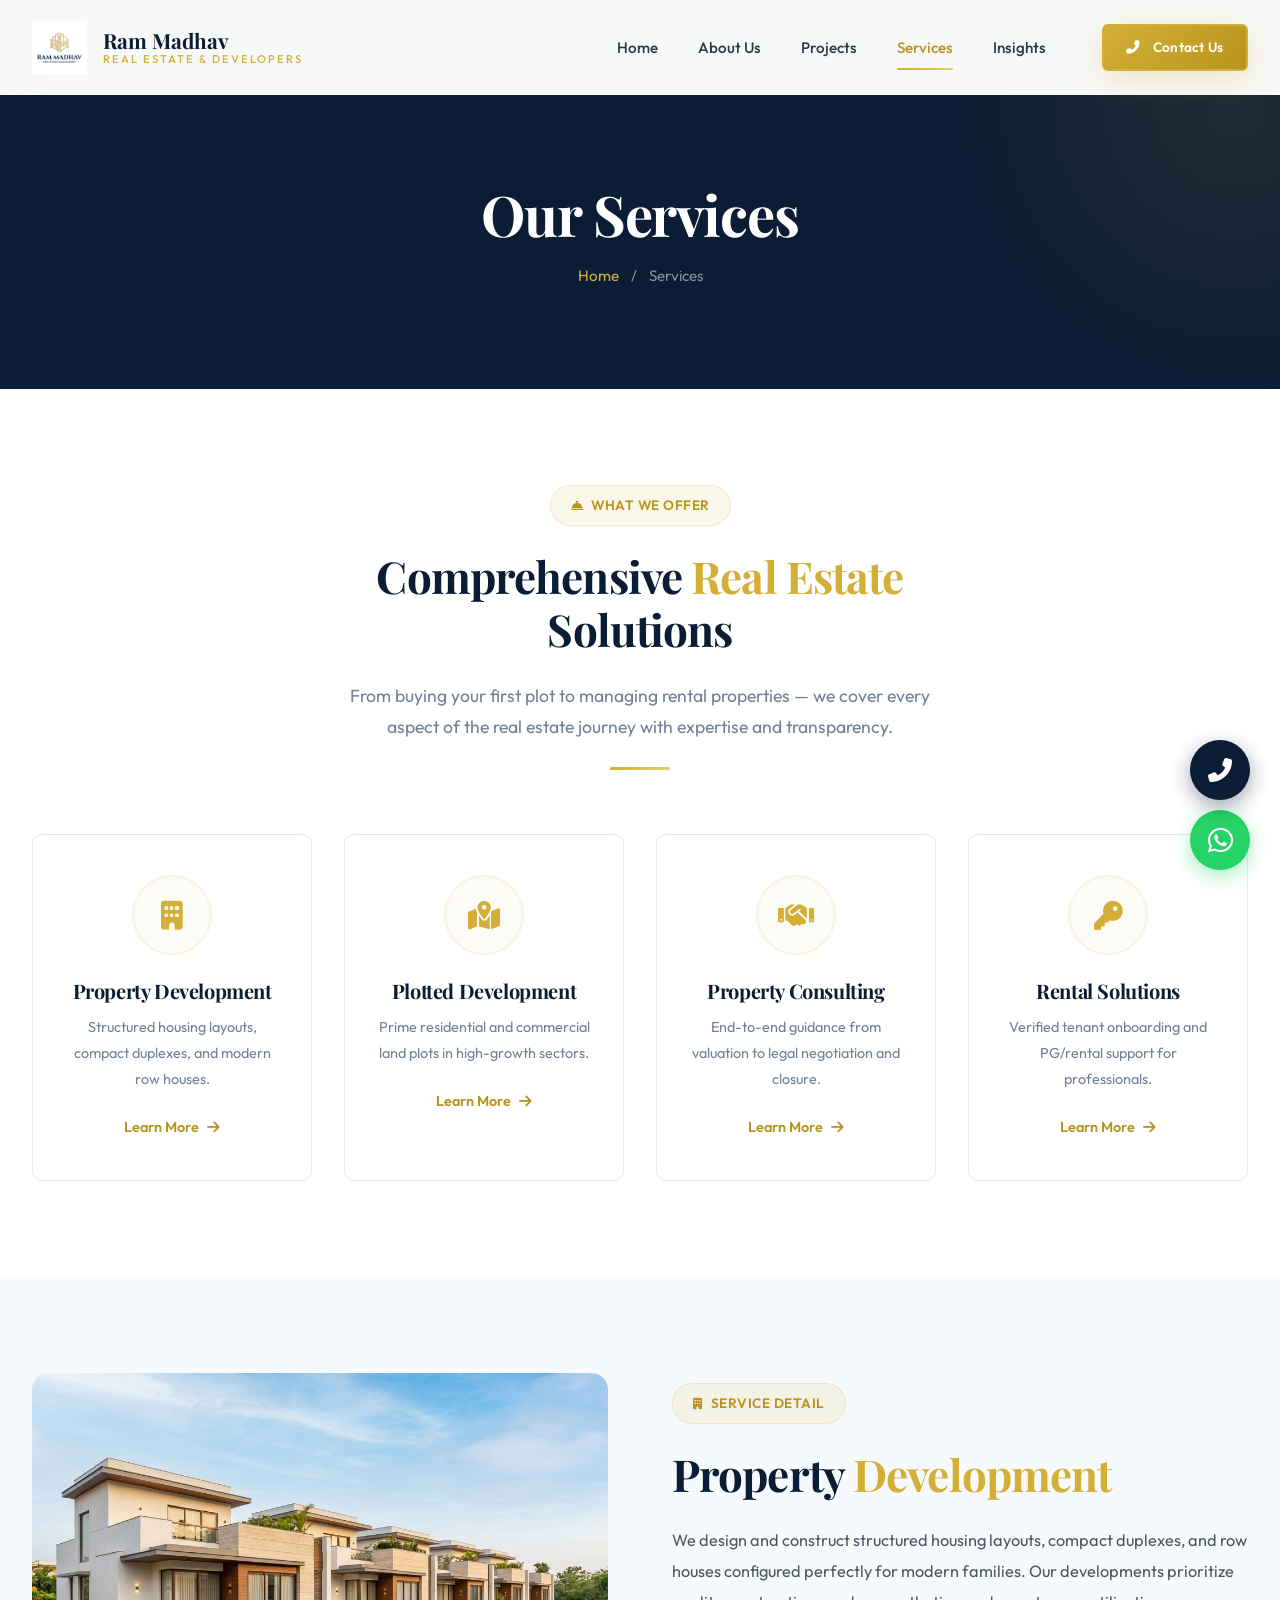
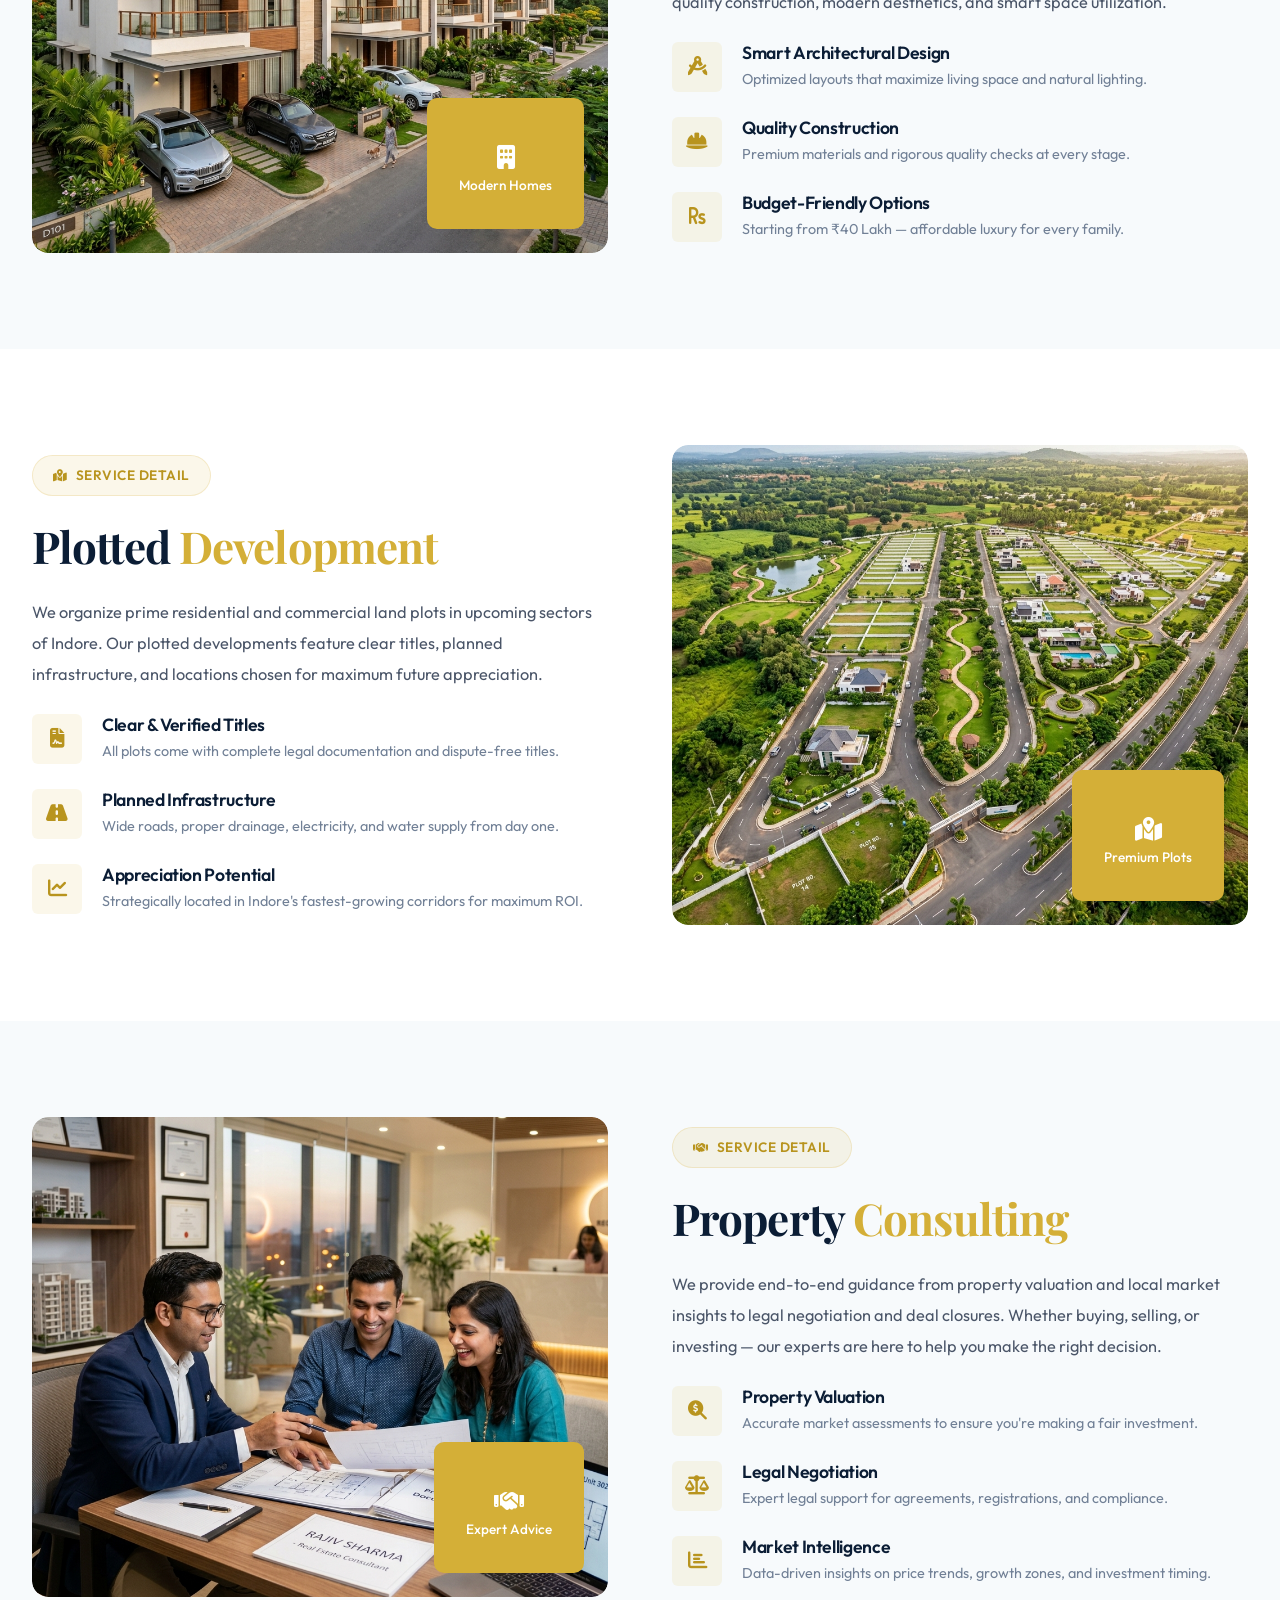
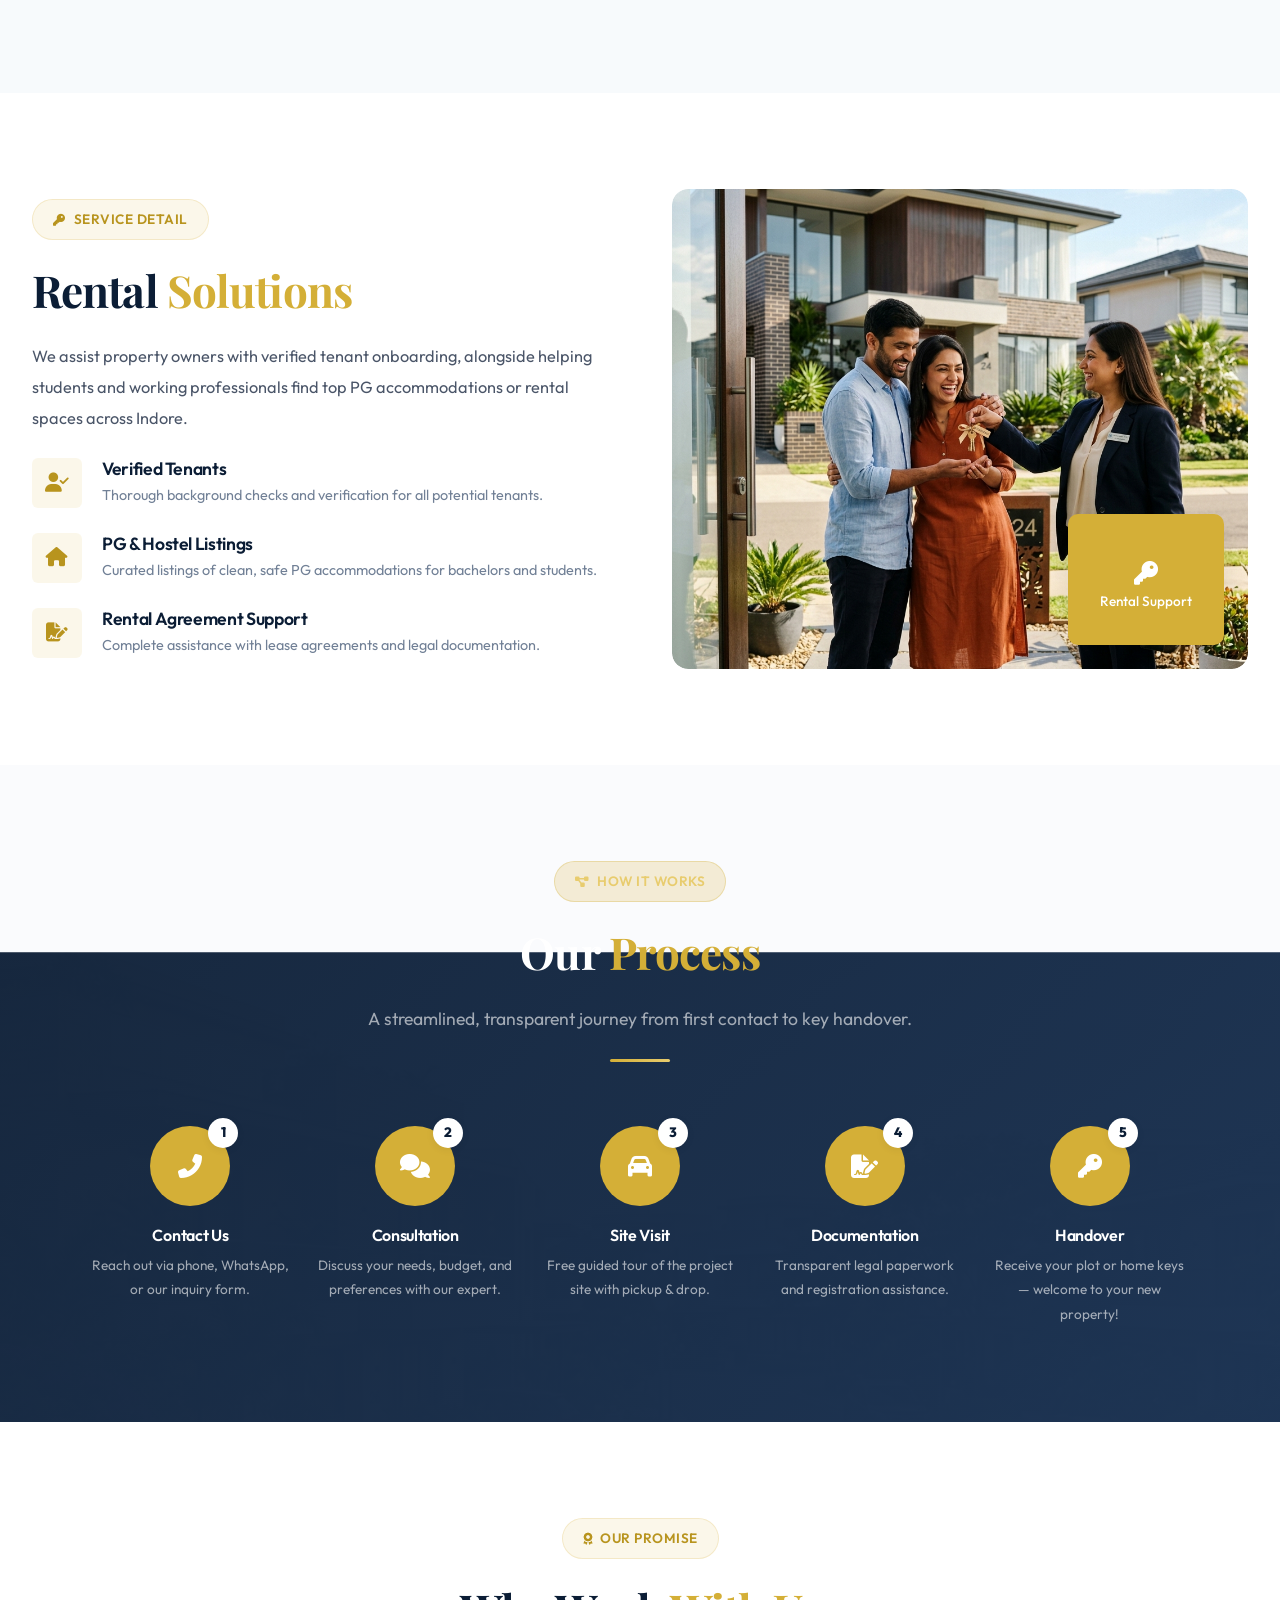
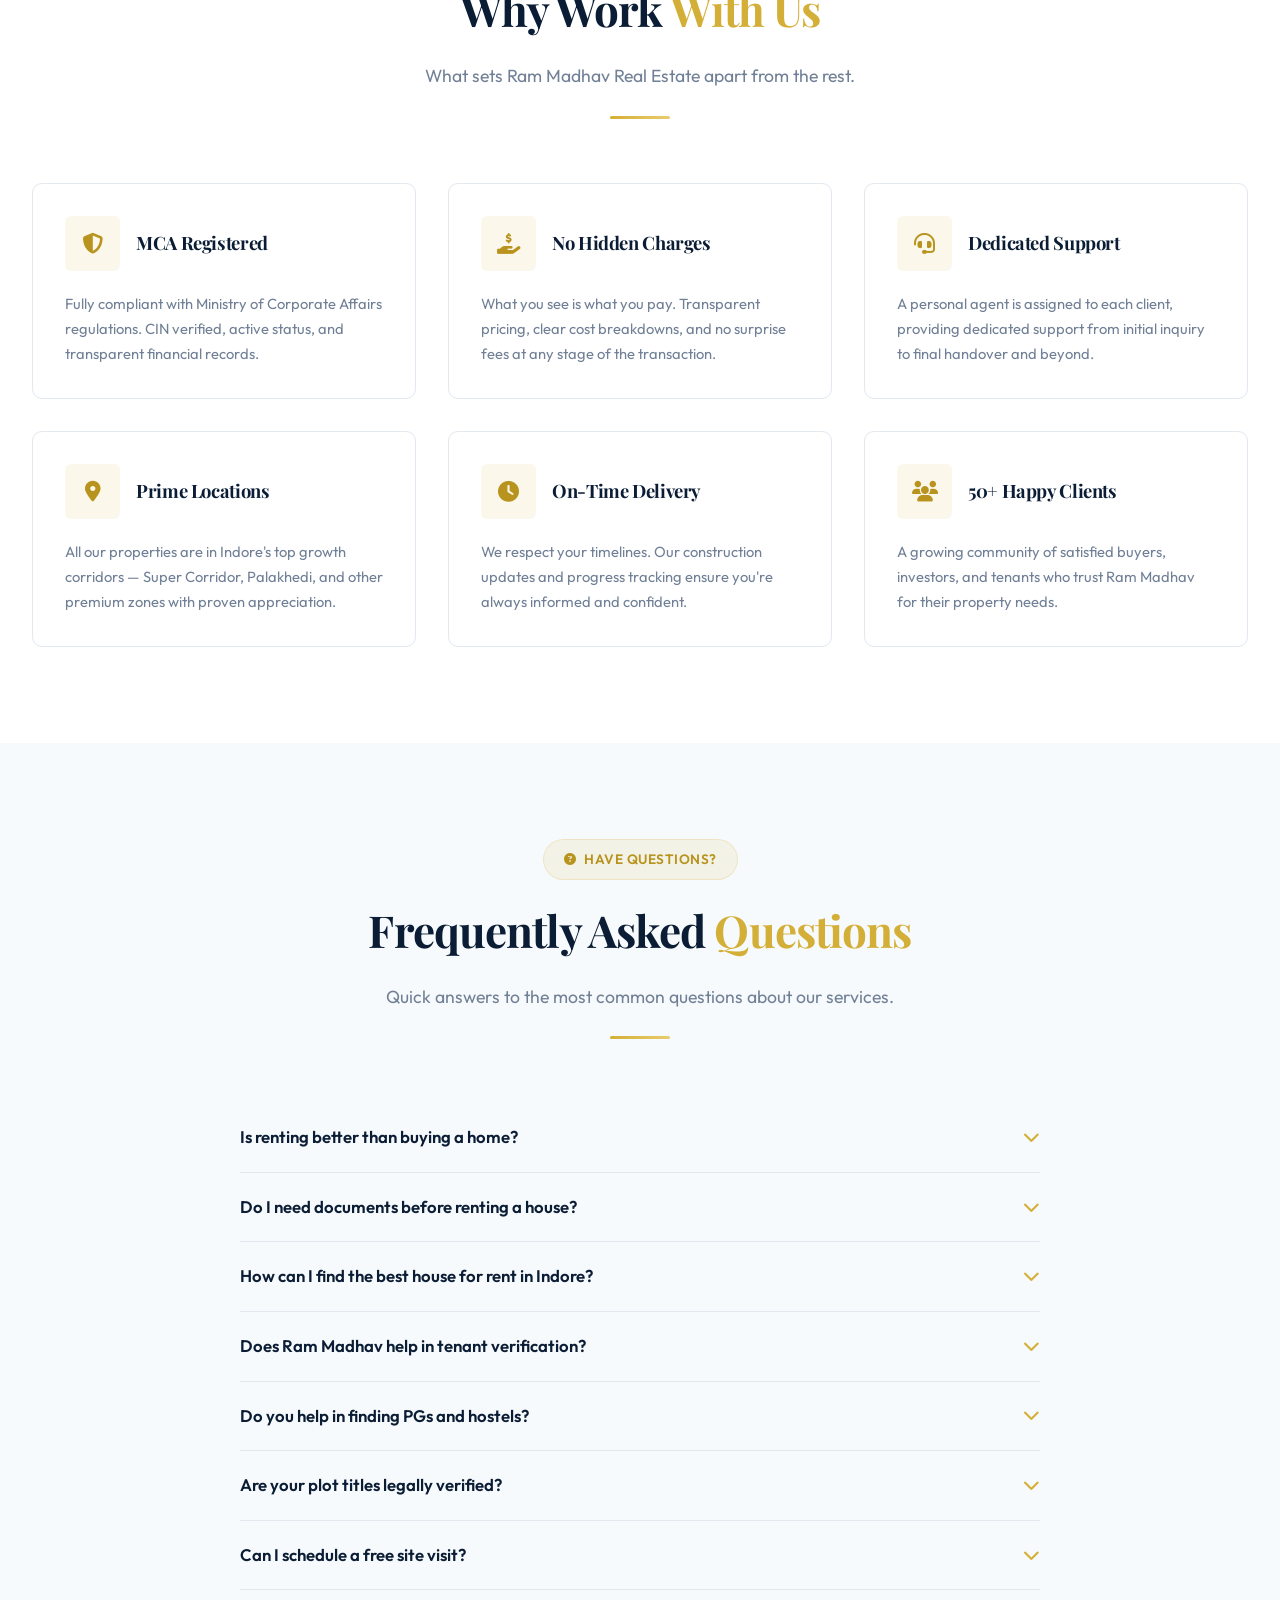
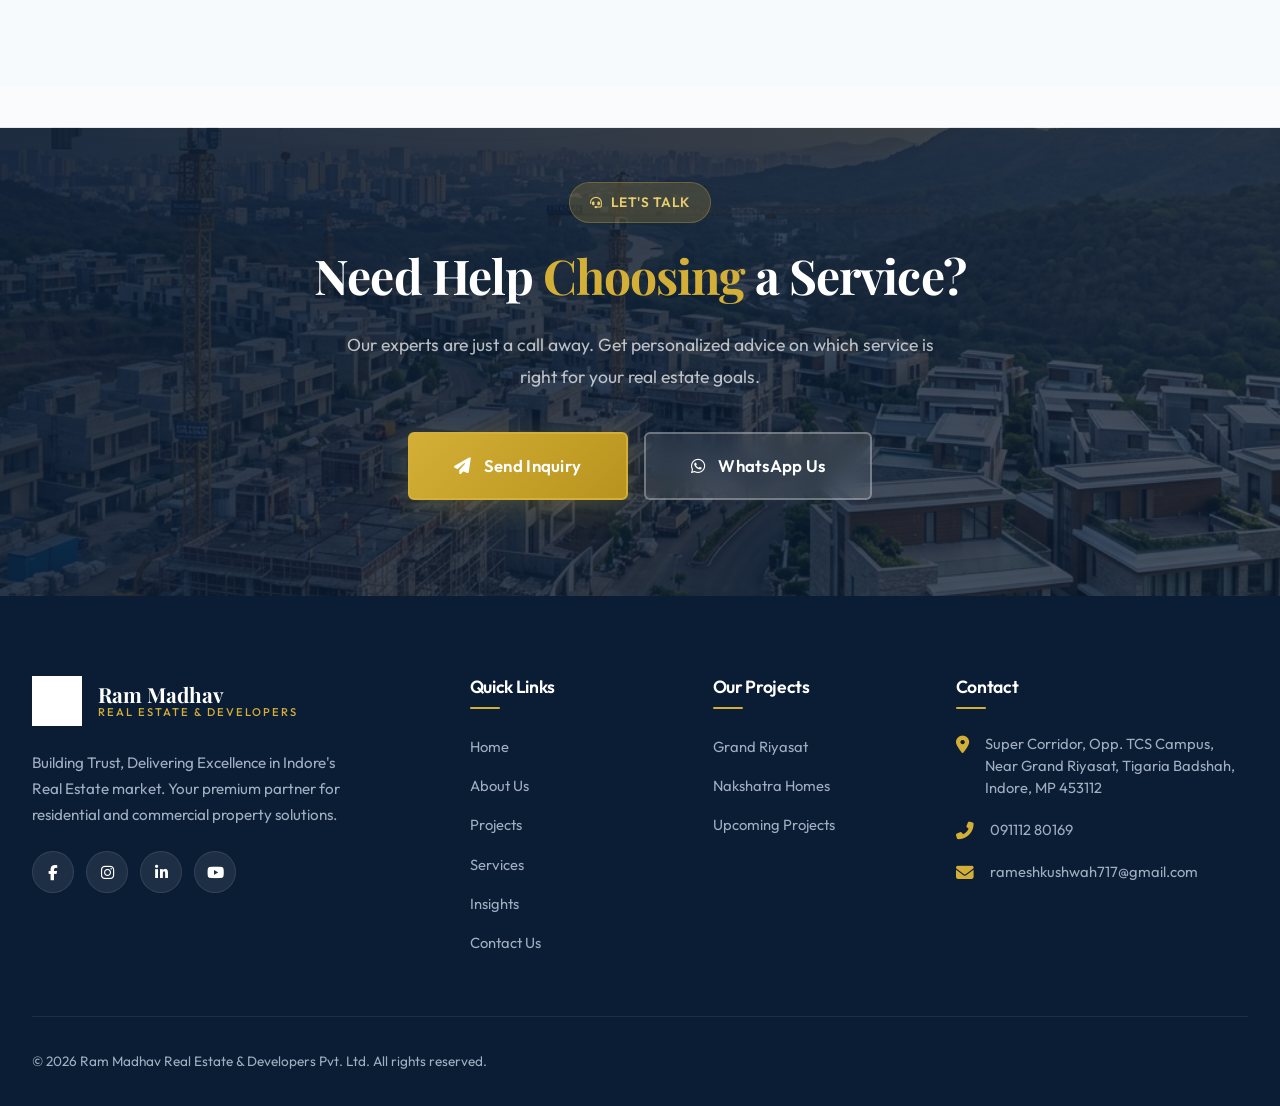
<file: services.html>
<!DOCTYPE html>
<html lang="en">
<head>
    <meta charset="UTF-8">
    <meta name="viewport" content="width=device-width, initial-scale=1.0">
    <title>Services | Ram Madhav Real Estate & Developers Pvt. Ltd.</title>
    <meta name="description" content="Explore comprehensive real estate services from Ram Madhav — property development, plotted developments, property consulting, and rental solutions in Indore.">
    <link rel="icon" type="image/png" href="assets/logo.png">
    <link rel="stylesheet" href="https://cdnjs.cloudflare.com/ajax/libs/font-awesome/6.5.1/css/all.min.css">
    <link rel="stylesheet" href="css/style.css">
</head>
<body>

    <!-- Preloader -->
    <div class="preloader" id="preloader">
        <img src="assets/logo.png" alt="Loading..." class="preloader-logo">
        <div class="preloader-bar"></div>
    </div>
    <div class="custom-cursor" id="customCursor"></div>

    <!-- HEADER -->
    <header class="header page-transition" id="header">
        <div class="container nav">
            <a href="index.html" class="logo-container">
                <img src="assets/logo.png" alt="Ram Madhav Real Estate Logo" class="logo-img">
                <div class="logo-text">Ram Madhav<span>Real Estate & Developers</span></div>
            </a>
            <button class="mobile-menu-btn" id="mobileMenuBtn" aria-label="Toggle menu"><i class="fas fa-bars"></i></button>
            <nav class="nav-links" id="navLinks">
                <a href="index.html" class="nav-link">Home</a>
                <a href="about.html" class="nav-link">About Us</a>
                <a href="projects.html" class="nav-link">Projects</a>
                <a href="services.html" class="nav-link active">Services</a>
                <a href="blog.html" class="nav-link">Insights</a>
                <div class="nav-cta"><a href="contact.html" class="btn btn-primary btn-sm"><i class="fas fa-phone-alt"></i> Contact Us</a></div>
            </nav>
        </div>
    </header>

    <!-- ============================================
         1. PAGE BANNER
    ============================================ -->
    <section class="page-banner">
        <div class="container">
            <h1 class="page-banner-title anim">Our Services</h1>
            <div class="page-banner-breadcrumb anim anim-delay-1">
                <a href="index.html">Home</a> <span>/</span> <span>Services</span>
            </div>
        </div>
    </section>

    <!-- ============================================
         2. SERVICES OVERVIEW
    ============================================ -->
    <section class="section section--white">
        <div class="container">
            <div class="section-header">
                <div class="section-tag"><i class="fas fa-concierge-bell"></i> What We Offer</div>
                <h2 class="section-title">Comprehensive <span>Real Estate</span> Solutions</h2>
                <p class="section-desc">From buying your first plot to managing rental properties — we cover every aspect of the real estate journey with expertise and transparency.</p>
                <span class="gold-line"></span>
            </div>

            <div class="services-grid">
                <div class="service-card anim">
                    <div class="service-icon"><i class="fas fa-building"></i></div>
                    <h3 class="service-title">Property Development</h3>
                    <p class="service-desc">Structured housing layouts, compact duplexes, and modern row houses.</p>
                    <a href="#property-dev" class="service-link">Learn More <i class="fas fa-arrow-right"></i></a>
                </div>
                <div class="service-card anim anim-delay-1">
                    <div class="service-icon"><i class="fas fa-map-marked-alt"></i></div>
                    <h3 class="service-title">Plotted Development</h3>
                    <p class="service-desc">Prime residential and commercial land plots in high-growth sectors.</p>
                    <a href="#plotted-dev" class="service-link">Learn More <i class="fas fa-arrow-right"></i></a>
                </div>
                <div class="service-card anim anim-delay-2">
                    <div class="service-icon"><i class="fas fa-handshake"></i></div>
                    <h3 class="service-title">Property Consulting</h3>
                    <p class="service-desc">End-to-end guidance from valuation to legal negotiation and closure.</p>
                    <a href="#consulting" class="service-link">Learn More <i class="fas fa-arrow-right"></i></a>
                </div>
                <div class="service-card anim anim-delay-3">
                    <div class="service-icon"><i class="fas fa-key"></i></div>
                    <h3 class="service-title">Rental Solutions</h3>
                    <p class="service-desc">Verified tenant onboarding and PG/rental support for professionals.</p>
                    <a href="#rental" class="service-link">Learn More <i class="fas fa-arrow-right"></i></a>
                </div>
            </div>
        </div>
    </section>

    <!-- ============================================
         3. PROPERTY DEVELOPMENT — DEEP DIVE
    ============================================ -->
    <section class="section section--gray" id="property-dev">
        <div class="container">
            <div class="why-grid">
                <div class="why-image anim">
                    <img src="assets/project-nakshatra.png" alt="Property Development — Nakshatra Homes" style="height: 480px;">
                    <div class="why-experience-badge" style="bottom: var(--space-6); right: var(--space-6);">
                        <div class="badge-number"><i class="fas fa-building" style="font-size: 1.5rem;"></i></div>
                        <div class="badge-text">Modern Homes</div>
                    </div>
                </div>
                <div class="why-content anim anim-delay-2">
                    <div class="section-tag"><i class="fas fa-building"></i> Service Detail</div>
                    <h2 class="section-title" style="text-align: left;">Property <span>Development</span></h2>
                    <p style="color: var(--slate); margin-bottom: var(--space-6); font-size: 1.02rem; line-height: 1.9;">We design and construct structured housing layouts, compact duplexes, and row houses configured perfectly for modern families. Our developments prioritize quality construction, modern aesthetics, and smart space utilization.</p>

                    <div class="why-list" style="margin-top: 0;">
                        <div class="why-item"><div class="why-item-icon"><i class="fas fa-drafting-compass"></i></div><div><h4>Smart Architectural Design</h4><p>Optimized layouts that maximize living space and natural lighting.</p></div></div>
                        <div class="why-item"><div class="why-item-icon"><i class="fas fa-hard-hat"></i></div><div><h4>Quality Construction</h4><p>Premium materials and rigorous quality checks at every stage.</p></div></div>
                        <div class="why-item"><div class="why-item-icon"><i class="fas fa-rupee-sign"></i></div><div><h4>Budget-Friendly Options</h4><p>Starting from ₹40 Lakh — affordable luxury for every family.</p></div></div>
                    </div>
                </div>
            </div>
        </div>
    </section>

    <!-- ============================================
         4. PLOTTED DEVELOPMENT
    ============================================ -->
    <section class="section section--white" id="plotted-dev">
        <div class="container">
            <div class="why-grid">
                <div class="why-content anim">
                    <div class="section-tag"><i class="fas fa-map-marked-alt"></i> Service Detail</div>
                    <h2 class="section-title" style="text-align: left;">Plotted <span>Development</span></h2>
                    <p style="color: var(--slate); margin-bottom: var(--space-6); font-size: 1.02rem; line-height: 1.9;">We organize prime residential and commercial land plots in upcoming sectors of Indore. Our plotted developments feature clear titles, planned infrastructure, and locations chosen for maximum future appreciation.</p>

                    <div class="why-list" style="margin-top: 0;">
                        <div class="why-item"><div class="why-item-icon"><i class="fas fa-file-contract"></i></div><div><h4>Clear & Verified Titles</h4><p>All plots come with complete legal documentation and dispute-free titles.</p></div></div>
                        <div class="why-item"><div class="why-item-icon"><i class="fas fa-road"></i></div><div><h4>Planned Infrastructure</h4><p>Wide roads, proper drainage, electricity, and water supply from day one.</p></div></div>
                        <div class="why-item"><div class="why-item-icon"><i class="fas fa-chart-line"></i></div><div><h4>Appreciation Potential</h4><p>Strategically located in Indore's fastest-growing corridors for maximum ROI.</p></div></div>
                    </div>
                </div>
                <div class="why-image anim anim-delay-2">
                    <img src="assets/project-grand-riyasat.png" alt="Plotted Development — Grand Riyasat" style="height: 480px;">
                    <div class="why-experience-badge" style="bottom: var(--space-6); right: var(--space-6);">
                        <div class="badge-number"><i class="fas fa-map-marked-alt" style="font-size: 1.5rem;"></i></div>
                        <div class="badge-text">Premium Plots</div>
                    </div>
                </div>
            </div>
        </div>
    </section>

    <!-- ============================================
         5. PROPERTY CONSULTING
    ============================================ -->
    <section class="section section--gray" id="consulting">
        <div class="container">
            <div class="why-grid">
                <div class="why-image anim">
                    <img src="assets/services-consulting.png" alt="Property Consulting Services" style="height: 480px;">
                    <div class="why-experience-badge" style="bottom: var(--space-6); right: var(--space-6);">
                        <div class="badge-number"><i class="fas fa-handshake" style="font-size: 1.5rem;"></i></div>
                        <div class="badge-text">Expert Advice</div>
                    </div>
                </div>
                <div class="why-content anim anim-delay-2">
                    <div class="section-tag"><i class="fas fa-handshake"></i> Service Detail</div>
                    <h2 class="section-title" style="text-align: left;">Property <span>Consulting</span></h2>
                    <p style="color: var(--slate); margin-bottom: var(--space-6); font-size: 1.02rem; line-height: 1.9;">We provide end-to-end guidance from property valuation and local market insights to legal negotiation and deal closures. Whether buying, selling, or investing — our experts are here to help you make the right decision.</p>

                    <div class="why-list" style="margin-top: 0;">
                        <div class="why-item"><div class="why-item-icon"><i class="fas fa-search-dollar"></i></div><div><h4>Property Valuation</h4><p>Accurate market assessments to ensure you're making a fair investment.</p></div></div>
                        <div class="why-item"><div class="why-item-icon"><i class="fas fa-balance-scale"></i></div><div><h4>Legal Negotiation</h4><p>Expert legal support for agreements, registrations, and compliance.</p></div></div>
                        <div class="why-item"><div class="why-item-icon"><i class="fas fa-chart-bar"></i></div><div><h4>Market Intelligence</h4><p>Data-driven insights on price trends, growth zones, and investment timing.</p></div></div>
                    </div>
                </div>
            </div>
        </div>
    </section>

    <!-- ============================================
         6. RENTAL SOLUTIONS
    ============================================ -->
    <section class="section section--white" id="rental">
        <div class="container">
            <div class="why-grid">
                <div class="why-content anim">
                    <div class="section-tag"><i class="fas fa-key"></i> Service Detail</div>
                    <h2 class="section-title" style="text-align: left;">Rental <span>Solutions</span></h2>
                    <p style="color: var(--slate); margin-bottom: var(--space-6); font-size: 1.02rem; line-height: 1.9;">We assist property owners with verified tenant onboarding, alongside helping students and working professionals find top PG accommodations or rental spaces across Indore.</p>

                    <div class="why-list" style="margin-top: 0;">
                        <div class="why-item"><div class="why-item-icon"><i class="fas fa-user-check"></i></div><div><h4>Verified Tenants</h4><p>Thorough background checks and verification for all potential tenants.</p></div></div>
                        <div class="why-item"><div class="why-item-icon"><i class="fas fa-home"></i></div><div><h4>PG & Hostel Listings</h4><p>Curated listings of clean, safe PG accommodations for bachelors and students.</p></div></div>
                        <div class="why-item"><div class="why-item-icon"><i class="fas fa-file-signature"></i></div><div><h4>Rental Agreement Support</h4><p>Complete assistance with lease agreements and legal documentation.</p></div></div>
                    </div>
                </div>
                <div class="why-image anim anim-delay-2">
                    <img src="assets/services-process.png" alt="Rental Solutions" style="height: 480px;">
                    <div class="why-experience-badge" style="bottom: var(--space-6); right: var(--space-6);">
                        <div class="badge-number"><i class="fas fa-key" style="font-size: 1.5rem;"></i></div>
                        <div class="badge-text">Rental Support</div>
                    </div>
                </div>
            </div>
        </div>
    </section>

    <!-- ============================================
         7. PROCESS FLOW
    ============================================ -->
    <section class="section testimonials-section">
        <div class="testimonials-bg"><img src="assets/testimonial-bg.png" alt="Process Background"></div>
        <div class="container">
            <div class="section-header">
                <div class="section-tag"><i class="fas fa-project-diagram"></i> How It Works</div>
                <h2 class="section-title">Our <span>Process</span></h2>
                <p class="section-desc">A streamlined, transparent journey from first contact to key handover.</p>
                <span class="gold-line"></span>
            </div>

            <div class="services-process-grid" style="max-width: 1100px; margin: 0 auto;">
                <!-- Step 1 -->
                <div class="anim" style="text-align: center;">
                    <div style="width: 80px; height: 80px; background: var(--gold); border-radius: 50%; display: flex; align-items: center; justify-content: center; margin: 0 auto var(--space-5); position: relative;">
                        <i class="fas fa-phone-alt" style="font-size: 1.5rem; color: white;"></i>
                        <span style="position: absolute; top: -8px; right: -8px; width: 30px; height: 30px; background: white; color: var(--navy); border-radius: 50%; display: flex; align-items: center; justify-content: center; font-weight: 800; font-size: 0.85rem; box-shadow: var(--shadow-sm);">1</span>
                    </div>
                    <h4 style="color: white; font-size: 1rem; font-family: var(--font-body); font-weight: 600; margin-bottom: var(--space-2);">Contact Us</h4>
                    <p style="color: rgba(255,255,255,0.6); font-size: 0.85rem;">Reach out via phone, WhatsApp, or our inquiry form.</p>
                </div>

                <!-- Step 2 -->
                <div class="anim anim-delay-1" style="text-align: center;">
                    <div style="width: 80px; height: 80px; background: var(--gold); border-radius: 50%; display: flex; align-items: center; justify-content: center; margin: 0 auto var(--space-5); position: relative;">
                        <i class="fas fa-comments" style="font-size: 1.5rem; color: white;"></i>
                        <span style="position: absolute; top: -8px; right: -8px; width: 30px; height: 30px; background: white; color: var(--navy); border-radius: 50%; display: flex; align-items: center; justify-content: center; font-weight: 800; font-size: 0.85rem; box-shadow: var(--shadow-sm);">2</span>
                    </div>
                    <h4 style="color: white; font-size: 1rem; font-family: var(--font-body); font-weight: 600; margin-bottom: var(--space-2);">Consultation</h4>
                    <p style="color: rgba(255,255,255,0.6); font-size: 0.85rem;">Discuss your needs, budget, and preferences with our expert.</p>
                </div>

                <!-- Step 3 -->
                <div class="anim anim-delay-2" style="text-align: center;">
                    <div style="width: 80px; height: 80px; background: var(--gold); border-radius: 50%; display: flex; align-items: center; justify-content: center; margin: 0 auto var(--space-5); position: relative;">
                        <i class="fas fa-car" style="font-size: 1.5rem; color: white;"></i>
                        <span style="position: absolute; top: -8px; right: -8px; width: 30px; height: 30px; background: white; color: var(--navy); border-radius: 50%; display: flex; align-items: center; justify-content: center; font-weight: 800; font-size: 0.85rem; box-shadow: var(--shadow-sm);">3</span>
                    </div>
                    <h4 style="color: white; font-size: 1rem; font-family: var(--font-body); font-weight: 600; margin-bottom: var(--space-2);">Site Visit</h4>
                    <p style="color: rgba(255,255,255,0.6); font-size: 0.85rem;">Free guided tour of the project site with pickup & drop.</p>
                </div>

                <!-- Step 4 -->
                <div class="anim anim-delay-3" style="text-align: center;">
                    <div style="width: 80px; height: 80px; background: var(--gold); border-radius: 50%; display: flex; align-items: center; justify-content: center; margin: 0 auto var(--space-5); position: relative;">
                        <i class="fas fa-file-signature" style="font-size: 1.5rem; color: white;"></i>
                        <span style="position: absolute; top: -8px; right: -8px; width: 30px; height: 30px; background: white; color: var(--navy); border-radius: 50%; display: flex; align-items: center; justify-content: center; font-weight: 800; font-size: 0.85rem; box-shadow: var(--shadow-sm);">4</span>
                    </div>
                    <h4 style="color: white; font-size: 1rem; font-family: var(--font-body); font-weight: 600; margin-bottom: var(--space-2);">Documentation</h4>
                    <p style="color: rgba(255,255,255,0.6); font-size: 0.85rem;">Transparent legal paperwork and registration assistance.</p>
                </div>

                <!-- Step 5 -->
                <div class="anim anim-delay-4" style="text-align: center;">
                    <div style="width: 80px; height: 80px; background: var(--gold); border-radius: 50%; display: flex; align-items: center; justify-content: center; margin: 0 auto var(--space-5); position: relative;">
                        <i class="fas fa-key" style="font-size: 1.5rem; color: white;"></i>
                        <span style="position: absolute; top: -8px; right: -8px; width: 30px; height: 30px; background: white; color: var(--navy); border-radius: 50%; display: flex; align-items: center; justify-content: center; font-weight: 800; font-size: 0.85rem; box-shadow: var(--shadow-sm);">5</span>
                    </div>
                    <h4 style="color: white; font-size: 1rem; font-family: var(--font-body); font-weight: 600; margin-bottom: var(--space-2);">Handover</h4>
                    <p style="color: rgba(255,255,255,0.6); font-size: 0.85rem;">Receive your plot or home keys — welcome to your new property!</p>
                </div>
            </div>
        </div>
    </section>

    <!-- ============================================
         8. WHY WORK WITH US
    ============================================ -->
    <section class="section section--white">
        <div class="container">
            <div class="section-header">
                <div class="section-tag"><i class="fas fa-award"></i> Our Promise</div>
                <h2 class="section-title">Why Work <span>With Us</span></h2>
                <p class="section-desc">What sets Ram Madhav Real Estate apart from the rest.</p>
                <span class="gold-line"></span>
            </div>

            <div class="why-work-grid">
                <div class="anim" style="background: var(--white); border: 1px solid var(--gray-200); border-radius: var(--radius-md); padding: var(--space-8); transition: all 0.35s ease; position: relative; overflow: hidden;" onmouseover="this.style.transform='translateY(-8px)'; this.style.boxShadow='var(--shadow-lg)'; this.style.borderColor='var(--gold-200)'" onmouseout="this.style.transform=''; this.style.boxShadow=''; this.style.borderColor='var(--gray-200)'">
                    <div style="display: flex; align-items: center; gap: var(--space-4); margin-bottom: var(--space-5);">
                        <div style="width: 55px; height: 55px; background: var(--gold-100); border-radius: var(--radius-sm); display: flex; align-items: center; justify-content: center; color: var(--gold-dark); font-size: 1.3rem;"><i class="fas fa-shield-alt"></i></div>
                        <h3 style="font-size: 1.15rem; color: var(--navy);">MCA Registered</h3>
                    </div>
                    <p style="color: var(--gray); font-size: 0.92rem; line-height: 1.7;">Fully compliant with Ministry of Corporate Affairs regulations. CIN verified, active status, and transparent financial records.</p>
                </div>

                <div class="anim anim-delay-1" style="background: var(--white); border: 1px solid var(--gray-200); border-radius: var(--radius-md); padding: var(--space-8); transition: all 0.35s ease;" onmouseover="this.style.transform='translateY(-8px)'; this.style.boxShadow='var(--shadow-lg)'; this.style.borderColor='var(--gold-200)'" onmouseout="this.style.transform=''; this.style.boxShadow=''; this.style.borderColor='var(--gray-200)'">
                    <div style="display: flex; align-items: center; gap: var(--space-4); margin-bottom: var(--space-5);">
                        <div style="width: 55px; height: 55px; background: var(--gold-100); border-radius: var(--radius-sm); display: flex; align-items: center; justify-content: center; color: var(--gold-dark); font-size: 1.3rem;"><i class="fas fa-hand-holding-usd"></i></div>
                        <h3 style="font-size: 1.15rem; color: var(--navy);">No Hidden Charges</h3>
                    </div>
                    <p style="color: var(--gray); font-size: 0.92rem; line-height: 1.7;">What you see is what you pay. Transparent pricing, clear cost breakdowns, and no surprise fees at any stage of the transaction.</p>
                </div>

                <div class="anim anim-delay-2" style="background: var(--white); border: 1px solid var(--gray-200); border-radius: var(--radius-md); padding: var(--space-8); transition: all 0.35s ease;" onmouseover="this.style.transform='translateY(-8px)'; this.style.boxShadow='var(--shadow-lg)'; this.style.borderColor='var(--gold-200)'" onmouseout="this.style.transform=''; this.style.boxShadow=''; this.style.borderColor='var(--gray-200)'">
                    <div style="display: flex; align-items: center; gap: var(--space-4); margin-bottom: var(--space-5);">
                        <div style="width: 55px; height: 55px; background: var(--gold-100); border-radius: var(--radius-sm); display: flex; align-items: center; justify-content: center; color: var(--gold-dark); font-size: 1.3rem;"><i class="fas fa-headset"></i></div>
                        <h3 style="font-size: 1.15rem; color: var(--navy);">Dedicated Support</h3>
                    </div>
                    <p style="color: var(--gray); font-size: 0.92rem; line-height: 1.7;">A personal agent is assigned to each client, providing dedicated support from initial inquiry to final handover and beyond.</p>
                </div>

                <div class="anim" style="background: var(--white); border: 1px solid var(--gray-200); border-radius: var(--radius-md); padding: var(--space-8); transition: all 0.35s ease;" onmouseover="this.style.transform='translateY(-8px)'; this.style.boxShadow='var(--shadow-lg)'; this.style.borderColor='var(--gold-200)'" onmouseout="this.style.transform=''; this.style.boxShadow=''; this.style.borderColor='var(--gray-200)'">
                    <div style="display: flex; align-items: center; gap: var(--space-4); margin-bottom: var(--space-5);">
                        <div style="width: 55px; height: 55px; background: var(--gold-100); border-radius: var(--radius-sm); display: flex; align-items: center; justify-content: center; color: var(--gold-dark); font-size: 1.3rem;"><i class="fas fa-map-marker-alt"></i></div>
                        <h3 style="font-size: 1.15rem; color: var(--navy);">Prime Locations</h3>
                    </div>
                    <p style="color: var(--gray); font-size: 0.92rem; line-height: 1.7;">All our properties are in Indore's top growth corridors — Super Corridor, Palakhedi, and other premium zones with proven appreciation.</p>
                </div>

                <div class="anim anim-delay-1" style="background: var(--white); border: 1px solid var(--gray-200); border-radius: var(--radius-md); padding: var(--space-8); transition: all 0.35s ease;" onmouseover="this.style.transform='translateY(-8px)'; this.style.boxShadow='var(--shadow-lg)'; this.style.borderColor='var(--gold-200)'" onmouseout="this.style.transform=''; this.style.boxShadow=''; this.style.borderColor='var(--gray-200)'">
                    <div style="display: flex; align-items: center; gap: var(--space-4); margin-bottom: var(--space-5);">
                        <div style="width: 55px; height: 55px; background: var(--gold-100); border-radius: var(--radius-sm); display: flex; align-items: center; justify-content: center; color: var(--gold-dark); font-size: 1.3rem;"><i class="fas fa-clock"></i></div>
                        <h3 style="font-size: 1.15rem; color: var(--navy);">On-Time Delivery</h3>
                    </div>
                    <p style="color: var(--gray); font-size: 0.92rem; line-height: 1.7;">We respect your timelines. Our construction updates and progress tracking ensure you're always informed and confident.</p>
                </div>

                <div class="anim anim-delay-2" style="background: var(--white); border: 1px solid var(--gray-200); border-radius: var(--radius-md); padding: var(--space-8); transition: all 0.35s ease;" onmouseover="this.style.transform='translateY(-8px)'; this.style.boxShadow='var(--shadow-lg)'; this.style.borderColor='var(--gold-200)'" onmouseout="this.style.transform=''; this.style.boxShadow=''; this.style.borderColor='var(--gray-200)'">
                    <div style="display: flex; align-items: center; gap: var(--space-4); margin-bottom: var(--space-5);">
                        <div style="width: 55px; height: 55px; background: var(--gold-100); border-radius: var(--radius-sm); display: flex; align-items: center; justify-content: center; color: var(--gold-dark); font-size: 1.3rem;"><i class="fas fa-users"></i></div>
                        <h3 style="font-size: 1.15rem; color: var(--navy);">50+ Happy Clients</h3>
                    </div>
                    <p style="color: var(--gray); font-size: 0.92rem; line-height: 1.7;">A growing community of satisfied buyers, investors, and tenants who trust Ram Madhav for their property needs.</p>
                </div>
            </div>
        </div>
    </section>

    <!-- ============================================
         9. FAQ
    ============================================ -->
    <section class="section section--gray">
        <div class="container">
            <div class="section-header">
                <div class="section-tag"><i class="fas fa-question-circle"></i> Have Questions?</div>
                <h2 class="section-title">Frequently Asked <span>Questions</span></h2>
                <p class="section-desc">Quick answers to the most common questions about our services.</p>
                <span class="gold-line"></span>
            </div>

            <div style="max-width: 800px; margin: 0 auto;">
                <div class="faq-item anim">
                    <div class="faq-question">Is renting better than buying a home? <i class="fas fa-chevron-down"></i></div>
                    <div class="faq-answer">Renting is a better option for many who cannot afford to buy a house. Monthly rent is less compared to home loan EMIs. However, buying is always a long-term investment that builds equity. Our consultants can help you decide based on your specific financial situation.</div>
                </div>
                <div class="faq-item anim anim-delay-1">
                    <div class="faq-question">Do I need documents before renting a house? <i class="fas fa-chevron-down"></i></div>
                    <div class="faq-answer">Yes, proper identity proof and address proof are a must before renting a house. A tenant should also ask for a signed and attested copy of the rent agreement. We assist both tenants and owners with all necessary documentation.</div>
                </div>
                <div class="faq-item anim anim-delay-1">
                    <div class="faq-question">How can I find the best house for rent in Indore? <i class="fas fa-chevron-down"></i></div>
                    <div class="faq-answer">You can contact Ram Madhav Real Estate & Developers Pvt Ltd for better service and assistance. Our estate agents specialize in finding the best rental properties across Indore's prime locations.</div>
                </div>
                <div class="faq-item anim anim-delay-2">
                    <div class="faq-question">Does Ram Madhav help in tenant verification? <i class="fas fa-chevron-down"></i></div>
                    <div class="faq-answer">Tenant verification is usually done by the police. However, Ram Madhav assists with the entire verification process, making it smooth and hassle-free for both property owners and tenants.</div>
                </div>
                <div class="faq-item anim anim-delay-2">
                    <div class="faq-question">Do you help in finding PGs and hostels? <i class="fas fa-chevron-down"></i></div>
                    <div class="faq-answer">Yes! You can contact our estate agents to rent a PG or hostel. We have a complete list of verified properties available for bachelors, students, and working professionals across Indore.</div>
                </div>
                <div class="faq-item anim anim-delay-3">
                    <div class="faq-question">Are your plot titles legally verified? <i class="fas fa-chevron-down"></i></div>
                    <div class="faq-answer">Absolutely. Every plot we sell comes with clear, verified legal titles and all necessary documentation. We ensure 100% transparency and compliance with all regulations to protect your investment.</div>
                </div>
                <div class="faq-item anim anim-delay-3">
                    <div class="faq-question">Can I schedule a free site visit? <i class="fas fa-chevron-down"></i></div>
                    <div class="faq-answer">Yes! We offer completely free site visits with pickup and drop facilities. A personal agent will be assigned to guide you through the project. Simply call us at 091112 80169 or fill out our contact form to book your visit.</div>
                </div>
            </div>
        </div>
    </section>

    <!-- ============================================
         CONTACT CTA (embedded at bottom)
    ============================================ -->
    <section class="site-visit-cta">
        <div class="site-visit-bg"><img src="assets/site-visit-cta.png" alt="Contact CTA"></div>
        <div class="container">
            <div class="section-tag" style="background: rgba(212,175,55,0.2); border-color: rgba(212,175,55,0.3); color: var(--gold-light);"><i class="fas fa-headset"></i> Let's Talk</div>
            <h2 class="section-title" style="color: white; font-size: 3rem;">Need Help <span>Choosing</span> a Service?</h2>
            <p class="section-desc" style="color: rgba(255,255,255,0.7); margin-bottom: var(--space-10);">Our experts are just a call away. Get personalized advice on which service is right for your real estate goals.</p>
            <div style="display: flex; gap: var(--space-4); justify-content: center; flex-wrap: wrap;">
                <a href="contact.html" class="btn btn-primary btn-lg"><i class="fas fa-paper-plane"></i> Send Inquiry</a>
                <a href="https://wa.me/919111280169" target="_blank" class="btn btn-ghost btn-lg"><i class="fab fa-whatsapp"></i> WhatsApp Us</a>
            </div>
        </div>
    </section>

    <!-- FOOTER -->
    <footer class="footer">
        <div class="container">
            <div class="footer-grid">
                <div class="footer-about">
                    <div class="logo-container" style="margin-bottom: var(--space-6);"><img src="assets/logo.png" alt="Logo" class="logo-img footer-logo-img"><div class="logo-text" style="color:white;">Ram Madhav<span>Real Estate & Developers</span></div></div>
                    <p class="footer-desc">Building Trust, Delivering Excellence in Indore's Real Estate market. Your premium partner for residential and commercial property solutions.</p>
                    <div class="footer-social"><a href="#" class="social-icon"><i class="fab fa-facebook-f"></i></a><a href="#" class="social-icon"><i class="fab fa-instagram"></i></a><a href="#" class="social-icon"><i class="fab fa-linkedin-in"></i></a><a href="#" class="social-icon"><i class="fab fa-youtube"></i></a></div>
                </div>
                <div><h4 class="footer-title">Quick Links</h4><ul class="footer-links"><li><a href="index.html">Home</a></li><li><a href="about.html">About Us</a></li><li><a href="projects.html">Projects</a></li><li><a href="services.html">Services</a></li><li><a href="blog.html">Insights</a></li><li><a href="contact.html">Contact Us</a></li></ul></div>
                <div><h4 class="footer-title">Our Projects</h4><ul class="footer-links"><li><a href="projects.html">Grand Riyasat</a></li><li><a href="projects.html">Nakshatra Homes</a></li><li><a href="projects.html">Upcoming Projects</a></li></ul></div>
                <div><h4 class="footer-title">Contact</h4><ul class="footer-contact"><li><i class="fas fa-map-marker-alt"></i><span>Super Corridor, Opp. TCS Campus, Near Grand Riyasat, Tigaria Badshah, Indore, MP 453112</span></li><li><i class="fas fa-phone-alt"></i><a href="tel:09111280169" style="color:var(--gray-light);">091112 80169</a></li><li><i class="fas fa-envelope"></i><a href="mailto:rameshkushwah717@gmail.com" style="color:var(--gray-light);">rameshkushwah717@gmail.com</a></li></ul></div>
            </div>
            <div class="footer-bottom">
                <p>&copy; 2026 Ram Madhav Real Estate & Developers Pvt. Ltd. All rights reserved.</p>

            </div>
        </div>
    </footer>

    <a href="https://wa.me/919111280169?text=Hello%2C%20I%20am%20interested%20in%20your%20real%20estate%20services." class="whatsapp-float" target="_blank" rel="noopener noreferrer" aria-label="Chat on WhatsApp"><i class="fab fa-whatsapp"></i></a>
    <a href="tel:09111280169" class="call-float" aria-label="Call Us"><i class="fas fa-phone-alt"></i></a>
    <script src="js/main.js"></script>
</body>
</html>
</file>
<file: css/style.css>
@import url('https://fonts.googleapis.com/css2?family=Outfit:wght@300;400;500;600;700;800&family=Playfair+Display:ital,wght@0,400;0,500;0,600;0,700;0,800;1,400;1,500&display=swap');

/* ========================================
   DESIGN SYSTEM & VARIABLES
======================================== */
:root {
  /* Primary Colors */
  --gold: #D4AF37;
  --gold-light: #E8CC6E;
  --gold-dark: #B8941E;
  --gold-50: rgba(212, 175, 55, 0.05);
  --gold-100: rgba(212, 175, 55, 0.1);
  --gold-200: rgba(212, 175, 55, 0.2);
  --gold-300: rgba(212, 175, 55, 0.3);

  /* Neutral Colors */
  --navy: #0B1D35;
  --navy-light: #142D4F;
  --navy-800: #1A2332;
  --charcoal: #2D3748;
  --slate: #4A5568;
  --gray: #718096;
  --gray-light: #A0AEC0;
  --gray-200: #E2E8F0;
  --gray-100: #EDF2F7;
  --gray-50: #F7FAFC;
  --white: #FFFFFF;
  --off-white: #FAFBFD;

  /* Accent */
  --green: #38A169;
  --red: #E53E3E;

  /* Typography */
  --font-heading: 'Playfair Display', Georgia, serif;
  --font-body: 'Outfit', -apple-system, BlinkMacSystemFont, sans-serif;

  /* Sizing */
  --max-width: 1320px;
  --header-height: 90px;

  /* Spacing Scale */
  --space-1: 0.25rem;
  --space-2: 0.5rem;
  --space-3: 0.75rem;
  --space-4: 1rem;
  --space-5: 1.25rem;
  --space-6: 1.5rem;
  --space-8: 2rem;
  --space-10: 2.5rem;
  --space-12: 3rem;
  --space-16: 4rem;
  --space-20: 5rem;
  --space-24: 6rem;
  --space-32: 8rem;

  /* Shadows */
  --shadow-xs: 0 1px 2px rgba(0,0,0,0.04);
  --shadow-sm: 0 2px 8px rgba(0,0,0,0.06);
  --shadow-md: 0 4px 16px rgba(0,0,0,0.08);
  --shadow-lg: 0 8px 30px rgba(0,0,0,0.1);
  --shadow-xl: 0 16px 50px rgba(0,0,0,0.12);
  --shadow-gold: 0 8px 30px rgba(212,175,55,0.25);

  /* Border Radius */
  --radius-sm: 6px;
  --radius-md: 10px;
  --radius-lg: 16px;
  --radius-xl: 24px;
  --radius-full: 9999px;

  /* Transitions */
  --ease-out: cubic-bezier(0.16, 1, 0.3, 1);
  --ease-in-out: cubic-bezier(0.4, 0, 0.2, 1);
  --duration-fast: 200ms;
  --duration-normal: 350ms;
  --duration-slow: 600ms;
}

/* ========================================
   RESET & BASE
======================================== */
*, *::before, *::after {
  margin: 0;
  padding: 0;
  box-sizing: border-box;
}

html {
  scroll-behavior: smooth;
  font-size: 16px;
  -webkit-text-size-adjust: 100%;
}

body {
  font-family: var(--font-body);
  background-color: var(--off-white);
  color: var(--charcoal);
  line-height: 1.7;
  overflow-x: hidden;
  -webkit-font-smoothing: antialiased;
  -moz-osx-font-smoothing: grayscale;
}

h1, h2, h3, h4, h5, h6 {
  font-family: var(--font-heading);
  color: var(--navy);
  font-weight: 700;
  line-height: 1.2;
  letter-spacing: -0.02em;
}

p {
  color: var(--slate);
  line-height: 1.8;
}

a {
  text-decoration: none;
  color: inherit;
  transition: color var(--duration-fast) var(--ease-out);
}

img {
  max-width: 100%;
  height: auto;
  display: block;
}

ul, ol {
  list-style: none;
}

button, input, select, textarea {
  font-family: var(--font-body);
}

/* ========================================
   UTILITIES
======================================== */
.container {
  width: 100%;
  max-width: var(--max-width);
  margin: 0 auto;
  padding: 0 var(--space-8);
}

.section {
  padding: var(--space-24) 0;
  position: relative;
}

.section--gray {
  background-color: var(--gray-50);
}

.section--white {
  background-color: var(--white);
}

.section--navy {
  background-color: var(--navy);
}

.section-header {
  text-align: center;
  max-width: 720px;
  margin: 0 auto var(--space-16);
}

.section-tag {
  display: inline-flex;
  align-items: center;
  gap: var(--space-2);
  padding: var(--space-2) var(--space-5);
  background: var(--gold-100);
  color: var(--gold-dark);
  border-radius: var(--radius-full);
  font-size: 0.85rem;
  font-weight: 600;
  letter-spacing: 0.5px;
  text-transform: uppercase;
  margin-bottom: var(--space-6);
  border: 1px solid var(--gold-200);
}

.section-tag i {
  font-size: 0.75rem;
}

.section-title {
  font-size: 2.75rem;
  margin-bottom: var(--space-6);
  position: relative;
}

.section-title span {
  color: var(--gold);
}

.section-desc {
  font-size: 1.1rem;
  color: var(--gray);
  max-width: 600px;
  margin: 0 auto;
}

.gold-line {
  display: block;
  width: 60px;
  height: 3px;
  background: linear-gradient(90deg, var(--gold), var(--gold-light));
  border-radius: 2px;
  margin: var(--space-6) auto 0;
}

/* ========================================
   BUTTONS
======================================== */
.btn {
  display: inline-flex;
  align-items: center;
  justify-content: center;
  gap: var(--space-3);
  padding: 0.85rem 2rem;
  font-family: var(--font-body);
  font-weight: 600;
  font-size: 0.95rem;
  border-radius: var(--radius-sm);
  cursor: pointer;
  transition: all var(--duration-normal) var(--ease-out);
  border: 2px solid transparent;
  outline: none;
  letter-spacing: 0.3px;
  position: relative;
  overflow: hidden;
}

.btn-primary {
  background: linear-gradient(135deg, var(--gold), var(--gold-dark));
  color: var(--white);
  border-color: var(--gold);
  box-shadow: var(--shadow-gold);
}

.btn-primary:hover {
  background: linear-gradient(135deg, var(--gold-light), var(--gold));
  transform: translateY(-3px);
  box-shadow: 0 12px 35px rgba(212,175,55,0.35);
}

.btn-outline {
  background: transparent;
  color: var(--navy);
  border-color: var(--navy);
}

.btn-outline:hover {
  background: var(--navy);
  color: var(--white);
  transform: translateY(-3px);
}

.btn-white {
  background: var(--white);
  color: var(--navy);
  border-color: var(--white);
  box-shadow: var(--shadow-md);
}

.btn-white:hover {
  background: var(--gold);
  color: var(--white);
  border-color: var(--gold);
  transform: translateY(-3px);
}

.btn-ghost {
  background: rgba(255,255,255,0.1);
  color: var(--white);
  border-color: rgba(255,255,255,0.3);
  backdrop-filter: blur(10px);
}

.btn-ghost:hover {
  background: var(--white);
  color: var(--navy);
  transform: translateY(-3px);
}

.btn-sm {
  padding: 0.6rem 1.4rem;
  font-size: 0.85rem;
}

.btn-lg {
  padding: 1.1rem 2.8rem;
  font-size: 1.05rem;
}

/* ========================================
   HEADER & NAVBAR
======================================== */
.header {
  position: fixed;
  top: 0;
  left: 0;
  width: 100%;
  z-index: 1000;
  transition: all var(--duration-normal) var(--ease-out);
  padding: var(--space-5) 0;
  background: rgba(255, 255, 255, 0.97);
  backdrop-filter: blur(20px);
  -webkit-backdrop-filter: blur(20px);
}

.header.scrolled {
  padding: var(--space-3) 0;
  box-shadow: 0 2px 20px rgba(0,0,0,0.06);
  border-bottom: 1px solid var(--gray-200);
}

.nav {
  display: flex;
  align-items: center;
  justify-content: space-between;
}

.logo-container {
  display: flex;
  align-items: center;
  gap: var(--space-4);
  z-index: 1001;
}

.logo-img {
  height: 55px;
  transition: height var(--duration-fast) var(--ease-out);
}

.header.scrolled .logo-img {
  height: 45px;
}

.logo-text {
  font-family: var(--font-heading);
  font-size: 1.3rem;
  font-weight: 700;
  color: var(--navy);
  line-height: 1.15;
}

.logo-text span {
  display: block;
  font-family: var(--font-body);
  font-size: 0.7rem;
  font-weight: 500;
  color: var(--gold);
  letter-spacing: 2px;
  text-transform: uppercase;
}

.nav-links {
  display: flex;
  align-items: center;
  gap: var(--space-10);
}

.nav-link {
  font-weight: 500;
  font-size: 0.95rem;
  color: var(--charcoal);
  position: relative;
  padding: var(--space-2) 0;
}

.nav-link::after {
  content: '';
  position: absolute;
  bottom: -2px;
  left: 0;
  width: 0;
  height: 2px;
  background: linear-gradient(90deg, var(--gold), var(--gold-light));
  transition: width var(--duration-normal) var(--ease-out);
  border-radius: 1px;
}

.nav-link:hover::after,
.nav-link.active::after {
  width: 100%;
}

.nav-link:hover,
.nav-link.active {
  color: var(--gold-dark);
}

.nav-cta {
  margin-left: var(--space-4);
}

.mobile-menu-btn {
  display: none;
  background: none;
  border: none;
  font-size: 1.5rem;
  color: var(--navy);
  cursor: pointer;
  z-index: 1001;
  width: 44px;
  height: 44px;
  align-items: center;
  justify-content: center;
}

/* ========================================
   HERO SECTION
======================================== */
.hero {
  min-height: 100vh;
  display: flex;
  align-items: center;
  position: relative;
  overflow: hidden;
  background: var(--navy);
}

.hero-bg {
  position: absolute;
  inset: 0;
  z-index: 1;
}

.hero-bg img {
  width: 100%;
  height: 100%;
  object-fit: cover;
  opacity: 0.35;
}

.hero-bg::after {
  content: '';
  position: absolute;
  inset: 0;
  background: linear-gradient(135deg, rgba(11,29,53,0.92) 0%, rgba(11,29,53,0.6) 50%, rgba(11,29,53,0.3) 100%);
}

.hero .container {
  position: relative;
  z-index: 2;
  display: flex;
  align-items: center;
  justify-content: space-between;
  gap: var(--space-16);
  padding-top: var(--header-height);
}

.hero-content {
  max-width: 640px;
  padding: var(--space-16) 0;
}

.hero-badge {
  display: inline-flex;
  align-items: center;
  gap: var(--space-3);
  padding: var(--space-2) var(--space-5);
  background: var(--gold-200);
  color: var(--gold-light);
  border-radius: var(--radius-full);
  font-size: 0.85rem;
  font-weight: 600;
  letter-spacing: 1px;
  text-transform: uppercase;
  margin-bottom: var(--space-8);
  border: 1px solid var(--gold-300);
  animation: fadeDown 0.8s var(--ease-out) both;
}

.hero-badge i {
  font-size: 0.7rem;
}

.hero-title {
  font-size: 4.2rem;
  color: var(--white);
  margin-bottom: var(--space-6);
  line-height: 1.08;
  animation: fadeUp 0.8s var(--ease-out) 0.15s both;
}

.hero-title .highlight {
  color: var(--gold);
  font-style: italic;
}

.hero-desc {
  font-size: 1.2rem;
  color: rgba(255,255,255,0.75);
  margin-bottom: var(--space-10);
  max-width: 520px;
  line-height: 1.8;
  animation: fadeUp 0.8s var(--ease-out) 0.3s both;
}

.hero-actions {
  display: flex;
  gap: var(--space-4);
  margin-bottom: var(--space-12);
  animation: fadeUp 0.8s var(--ease-out) 0.45s both;
}

.hero-stats {
  display: flex;
  gap: var(--space-12);
  padding-top: var(--space-8);
  border-top: 1px solid rgba(255,255,255,0.15);
  animation: fadeUp 0.8s var(--ease-out) 0.6s both;
}

.stat-item {
  text-align: left;
}

.stat-number {
  font-family: var(--font-heading);
  font-size: 2.5rem;
  font-weight: 800;
  color: var(--gold);
  line-height: 1;
  margin-bottom: var(--space-1);
}

.stat-label {
  font-size: 0.85rem;
  color: rgba(255,255,255,0.6);
  font-weight: 400;
  text-transform: uppercase;
  letter-spacing: 1px;
}

/* ========================================
   QUICK INQUIRY FORM (Floating)
======================================== */
.quick-inquiry {
  background: var(--white);
  border-radius: var(--radius-lg);
  padding: var(--space-10);
  box-shadow: var(--shadow-xl);
  width: 420px;
  flex-shrink: 0;
  animation: fadeLeft 0.8s var(--ease-out) 0.5s both;
  position: relative;
  border: 1px solid var(--gray-200);
}

.quick-inquiry::before {
  content: '';
  position: absolute;
  top: 0;
  left: 0;
  right: 0;
  height: 4px;
  background: linear-gradient(90deg, var(--gold), var(--gold-light), var(--gold));
  border-radius: var(--radius-lg) var(--radius-lg) 0 0;
}

.inquiry-title {
  font-size: 1.5rem;
  color: var(--navy);
  margin-bottom: var(--space-2);
}

.inquiry-subtitle {
  font-size: 0.9rem;
  color: var(--gray);
  margin-bottom: var(--space-8);
}

.form-group {
  margin-bottom: var(--space-5);
}

.form-label {
  display: block;
  margin-bottom: var(--space-2);
  font-weight: 500;
  font-size: 0.88rem;
  color: var(--charcoal);
}

.form-control {
  width: 100%;
  padding: 0.8rem 1rem;
  border: 1.5px solid var(--gray-200);
  border-radius: var(--radius-sm);
  font-family: var(--font-body);
  font-size: 0.95rem;
  color: var(--charcoal);
  transition: all var(--duration-fast) var(--ease-out);
  background: var(--gray-50);
}

.form-control:focus {
  outline: none;
  border-color: var(--gold);
  background: var(--white);
  box-shadow: 0 0 0 3px var(--gold-100);
}

.form-control::placeholder {
  color: var(--gray-light);
}

select.form-control {
  appearance: none;
  background-image: url("data:image/svg+xml,%3Csvg xmlns='http://www.w3.org/2000/svg' width='12' height='12' viewBox='0 0 12 12'%3E%3Cpath fill='%23718096' d='M6 8L1 3h10z'/%3E%3C/svg%3E");
  background-repeat: no-repeat;
  background-position: right 1rem center;
  padding-right: 2.5rem;
  cursor: pointer;
}

textarea.form-control {
  resize: vertical;
  min-height: 100px;
}

.form-row {
  display: grid;
  grid-template-columns: 1fr 1fr;
  gap: var(--space-4);
}

/* ========================================
   COMPANY HIGHLIGHTS
======================================== */
.highlights-grid {
  display: grid;
  grid-template-columns: repeat(4, 1fr);
  gap: var(--space-8);
}

.highlight-card {
  text-align: center;
  padding: var(--space-10) var(--space-6);
  background: var(--white);
  border-radius: var(--radius-md);
  border: 1px solid var(--gray-200);
  transition: all var(--duration-normal) var(--ease-out);
  position: relative;
  overflow: hidden;
}

.highlight-card::after {
  content: '';
  position: absolute;
  bottom: 0;
  left: 0;
  right: 0;
  height: 3px;
  background: linear-gradient(90deg, var(--gold), var(--gold-light));
  transform: scaleX(0);
  transition: transform var(--duration-normal) var(--ease-out);
}

.highlight-card:hover {
  transform: translateY(-8px);
  box-shadow: var(--shadow-lg);
  border-color: var(--gold-200);
}

.highlight-card:hover::after {
  transform: scaleX(1);
}

.highlight-icon {
  width: 70px;
  height: 70px;
  margin: 0 auto var(--space-6);
  background: var(--gold-100);
  border-radius: var(--radius-md);
  display: flex;
  align-items: center;
  justify-content: center;
  font-size: 1.6rem;
  color: var(--gold-dark);
  transition: all var(--duration-normal) var(--ease-out);
}

.highlight-card:hover .highlight-icon {
  background: var(--gold);
  color: var(--white);
  transform: scale(1.05);
}

.highlight-number {
  font-family: var(--font-heading);
  font-size: 2.5rem;
  font-weight: 800;
  color: var(--navy);
  margin-bottom: var(--space-2);
}

.highlight-label {
  color: var(--gray);
  font-size: 0.95rem;
  font-weight: 500;
}

/* ========================================
   FEATURED PROJECTS
======================================== */
.projects-grid {
  display: grid;
  grid-template-columns: repeat(2, 1fr);
  gap: var(--space-10);
}

.project-card {
  background: var(--white);
  border-radius: var(--radius-lg);
  overflow: hidden;
  box-shadow: var(--shadow-sm);
  transition: all var(--duration-normal) var(--ease-out);
  border: 1px solid var(--gray-200);
}

.project-card:hover {
  transform: translateY(-10px);
  box-shadow: var(--shadow-xl);
}

.project-img {
  position: relative;
  height: 300px;
  overflow: hidden;
}

.project-img img {
  width: 100%;
  height: 100%;
  object-fit: cover;
  transition: transform var(--duration-slow) var(--ease-out);
}

.project-card:hover .project-img img {
  transform: scale(1.08);
}

.project-badge {
  position: absolute;
  top: var(--space-5);
  left: var(--space-5);
  background: var(--gold);
  color: var(--white);
  padding: var(--space-2) var(--space-4);
  border-radius: var(--radius-full);
  font-size: 0.8rem;
  font-weight: 600;
  letter-spacing: 0.5px;
  text-transform: uppercase;
  box-shadow: var(--shadow-md);
}

.project-badge--green {
  background: var(--green);
}

.project-overlay {
  position: absolute;
  bottom: 0;
  left: 0;
  right: 0;
  background: linear-gradient(transparent, rgba(0,0,0,0.7));
  padding: var(--space-8) var(--space-6) var(--space-5);
}

.project-overlay .project-price {
  font-family: var(--font-heading);
  font-size: 1.4rem;
  color: var(--gold-light);
  font-weight: 700;
}

.project-body {
  padding: var(--space-8);
}

.project-title {
  font-size: 1.6rem;
  color: var(--navy);
  margin-bottom: var(--space-3);
}

.project-location {
  display: flex;
  align-items: center;
  gap: var(--space-2);
  color: var(--gray);
  font-size: 0.9rem;
  margin-bottom: var(--space-5);
}

.project-location i {
  color: var(--gold);
}

.project-desc {
  font-size: 0.95rem;
  color: var(--slate);
  margin-bottom: var(--space-6);
  line-height: 1.7;
}

.project-meta {
  display: flex;
  gap: var(--space-6);
  padding-top: var(--space-5);
  border-top: 1px solid var(--gray-200);
}

.meta-item {
  display: flex;
  flex-direction: column;
  gap: var(--space-1);
}

.meta-label {
  font-size: 0.75rem;
  color: var(--gray);
  text-transform: uppercase;
  letter-spacing: 1px;
  font-weight: 500;
}

.meta-value {
  font-weight: 700;
  color: var(--navy);
  font-size: 0.95rem;
}

/* ========================================
   WHY CHOOSE US
======================================== */
.why-grid {
  display: grid;
  grid-template-columns: 1fr 1fr;
  gap: var(--space-16);
  align-items: center;
}

.why-image {
  position: relative;
  border-radius: var(--radius-lg);
  overflow: hidden;
}

.why-image img {
  width: 100%;
  height: 500px;
  object-fit: cover;
  border-radius: var(--radius-lg);
}

.why-experience-badge {
  position: absolute;
  bottom: var(--space-8);
  right: var(--space-8);
  background: var(--gold);
  color: var(--white);
  padding: var(--space-8);
  border-radius: var(--radius-md);
  text-align: center;
  box-shadow: var(--shadow-lg);
}

.why-experience-badge .badge-number {
  font-family: var(--font-heading);
  font-size: 2.5rem;
  font-weight: 800;
  line-height: 1;
}

.why-experience-badge .badge-text {
  font-size: 0.85rem;
  font-weight: 500;
  margin-top: var(--space-1);
}

.why-content .section-title {
  text-align: left;
}

.why-list {
  display: flex;
  flex-direction: column;
  gap: var(--space-6);
  margin-top: var(--space-8);
}

.why-item {
  display: flex;
  gap: var(--space-5);
  align-items: flex-start;
}

.why-item-icon {
  width: 50px;
  height: 50px;
  background: var(--gold-100);
  border-radius: var(--radius-sm);
  display: flex;
  align-items: center;
  justify-content: center;
  color: var(--gold-dark);
  font-size: 1.2rem;
  flex-shrink: 0;
  transition: all var(--duration-normal) var(--ease-out);
}

.why-item:hover .why-item-icon {
  background: var(--gold);
  color: var(--white);
}

.why-item h4 {
  font-family: var(--font-body);
  font-size: 1.1rem;
  font-weight: 600;
  color: var(--navy);
  margin-bottom: var(--space-1);
}

.why-item p {
  font-size: 0.9rem;
  color: var(--gray);
}

/* ========================================
   SERVICES OVERVIEW
======================================== */
.services-grid {
  display: grid;
  grid-template-columns: repeat(4, 1fr);
  gap: var(--space-8);
}

.service-card {
  background: var(--white);
  padding: var(--space-10) var(--space-8);
  border-radius: var(--radius-md);
  text-align: center;
  border: 1px solid var(--gray-200);
  transition: all var(--duration-normal) var(--ease-out);
  position: relative;
  overflow: hidden;
}

.service-card::before {
  content: '';
  position: absolute;
  top: 0;
  left: 0;
  right: 0;
  height: 4px;
  background: linear-gradient(90deg, var(--gold), var(--gold-light));
  transform: scaleX(0);
  transform-origin: left;
  transition: transform var(--duration-normal) var(--ease-out);
}

.service-card:hover {
  transform: translateY(-10px);
  box-shadow: var(--shadow-lg);
  border-color: var(--gold-200);
}

.service-card:hover::before {
  transform: scaleX(1);
}

.service-icon {
  width: 80px;
  height: 80px;
  margin: 0 auto var(--space-6);
  background: var(--gold-50);
  border-radius: 50%;
  display: flex;
  align-items: center;
  justify-content: center;
  font-size: 1.8rem;
  color: var(--gold);
  transition: all var(--duration-normal) var(--ease-out);
  border: 2px solid var(--gold-100);
}

.service-card:hover .service-icon {
  background: var(--gold);
  color: var(--white);
  border-color: var(--gold);
  transform: scale(1.1) rotate(5deg);
}

.service-title {
  font-size: 1.25rem;
  margin-bottom: var(--space-3);
  color: var(--navy);
}

.service-desc {
  font-size: 0.9rem;
  color: var(--gray);
  margin-bottom: var(--space-5);
}

.service-link {
  color: var(--gold-dark);
  font-weight: 600;
  font-size: 0.9rem;
  display: inline-flex;
  align-items: center;
  gap: var(--space-2);
  transition: gap var(--duration-fast) var(--ease-out);
}

.service-link:hover {
  gap: var(--space-3);
  color: var(--gold);
}

/* ========================================
   TESTIMONIALS
======================================== */
.testimonials-section {
  position: relative;
  overflow: hidden;
}

.testimonials-bg {
  position: absolute;
  inset: 0;
  z-index: 0;
}

.testimonials-bg img {
  width: 100%;
  height: 100%;
  object-fit: cover;
  opacity: 0.1;
}

.testimonials-bg::after {
  content: '';
  position: absolute;
  inset: 0;
  background: linear-gradient(135deg, var(--navy) 0%, var(--navy-light) 100%);
  opacity: 0.95;
}

.testimonials-section .container {
  position: relative;
  z-index: 1;
}

.testimonials-section .section-tag {
  background: rgba(212,175,55,0.2);
  border-color: rgba(212,175,55,0.3);
  color: var(--gold-light);
}

.testimonials-section .section-title {
  color: var(--white);
}

.testimonials-section .section-desc {
  color: rgba(255,255,255,0.6);
}

.testimonials-grid {
  display: grid;
  grid-template-columns: repeat(3, 1fr);
  gap: var(--space-8);
}

.testimonial-card {
  background: rgba(255,255,255,0.06);
  backdrop-filter: blur(10px);
  border: 1px solid rgba(255,255,255,0.1);
  border-radius: var(--radius-md);
  padding: var(--space-10);
  transition: all var(--duration-normal) var(--ease-out);
}

.testimonial-card:hover {
  background: rgba(255,255,255,0.1);
  transform: translateY(-5px);
  border-color: var(--gold-300);
}

.testimonial-stars {
  display: flex;
  gap: var(--space-1);
  margin-bottom: var(--space-5);
  color: var(--gold);
}

.testimonial-text {
  font-size: 1rem;
  color: rgba(255,255,255,0.8);
  line-height: 1.8;
  margin-bottom: var(--space-6);
  font-style: italic;
}

.testimonial-author {
  display: flex;
  align-items: center;
  gap: var(--space-4);
}

.testimonial-avatar {
  width: 50px;
  height: 50px;
  border-radius: 50%;
  background: var(--gold);
  display: flex;
  align-items: center;
  justify-content: center;
  color: var(--white);
  font-weight: 700;
  font-size: 1.1rem;
}

.testimonial-name {
  font-weight: 600;
  color: var(--white);
  font-size: 1rem;
}

.testimonial-role {
  font-size: 0.85rem;
  color: rgba(255,255,255,0.5);
}

/* ========================================
   LATEST INSIGHTS
======================================== */
.insights-grid {
  display: grid;
  grid-template-columns: repeat(3, 1fr);
  gap: var(--space-8);
}

.insight-card {
  background: var(--white);
  border-radius: var(--radius-md);
  overflow: hidden;
  border: 1px solid var(--gray-200);
  transition: all var(--duration-normal) var(--ease-out);
}

.insight-card:hover {
  transform: translateY(-8px);
  box-shadow: var(--shadow-lg);
}

.insight-img {
  height: 220px;
  overflow: hidden;
  position: relative;
}

.insight-img img {
  width: 100%;
  height: 100%;
  object-fit: cover;
  transition: transform var(--duration-slow) var(--ease-out);
}

.insight-card:hover .insight-img img {
  transform: scale(1.05);
}

.insight-category {
  position: absolute;
  top: var(--space-4);
  left: var(--space-4);
  background: var(--gold);
  color: var(--white);
  padding: var(--space-1) var(--space-3);
  border-radius: var(--radius-sm);
  font-size: 0.75rem;
  font-weight: 600;
  text-transform: uppercase;
  letter-spacing: 0.5px;
}

.insight-body {
  padding: var(--space-6) var(--space-6) var(--space-8);
}

.insight-date {
  font-size: 0.8rem;
  color: var(--gray-light);
  margin-bottom: var(--space-3);
  display: flex;
  align-items: center;
  gap: var(--space-2);
}

.insight-title {
  font-size: 1.2rem;
  color: var(--navy);
  margin-bottom: var(--space-3);
  line-height: 1.4;
  transition: color var(--duration-fast);
}

.insight-card:hover .insight-title {
  color: var(--gold-dark);
}

.insight-excerpt {
  font-size: 0.9rem;
  color: var(--gray);
  line-height: 1.7;
}

/* ========================================
   SITE VISIT CTA
======================================== */
.site-visit-cta {
  position: relative;
  overflow: hidden;
  padding: var(--space-24) 0;
}

.site-visit-bg {
  position: absolute;
  inset: 0;
  z-index: 0;
}

.site-visit-bg img {
  width: 100%;
  height: 100%;
  object-fit: cover;
}

.site-visit-bg::after {
  content: '';
  position: absolute;
  inset: 0;
  background: linear-gradient(135deg, rgba(11,29,53,0.9), rgba(11,29,53,0.7));
}

.site-visit-cta .container {
  position: relative;
  z-index: 1;
  text-align: center;
}

.site-visit-cta .section-title {
  color: var(--white);
  font-size: 3rem;
}

.site-visit-cta .section-desc {
  color: rgba(255,255,255,0.7);
  margin-bottom: var(--space-10);
}

.cta-features {
  display: flex;
  justify-content: center;
  gap: var(--space-12);
  margin-bottom: var(--space-10);
}

.cta-feature {
  display: flex;
  align-items: center;
  gap: var(--space-3);
  color: rgba(255,255,255,0.8);
  font-weight: 500;
}

.cta-feature i {
  color: var(--gold);
  font-size: 1.1rem;
}

/* ========================================
   CONTACT PREVIEW
======================================== */
.contact-preview-grid {
  display: grid;
  grid-template-columns: repeat(3, 1fr);
  gap: var(--space-8);
}

.contact-card {
  background: var(--white);
  padding: var(--space-10);
  border-radius: var(--radius-md);
  text-align: center;
  border: 1px solid var(--gray-200);
  transition: all var(--duration-normal) var(--ease-out);
}

.contact-card:hover {
  transform: translateY(-8px);
  box-shadow: var(--shadow-lg);
  border-color: var(--gold-200);
}

.contact-card-icon {
  width: 70px;
  height: 70px;
  margin: 0 auto var(--space-6);
  background: var(--gold-100);
  border-radius: 50%;
  display: flex;
  align-items: center;
  justify-content: center;
  font-size: 1.5rem;
  color: var(--gold-dark);
  transition: all var(--duration-normal) var(--ease-out);
}

.contact-card:hover .contact-card-icon {
  background: var(--gold);
  color: var(--white);
}

.contact-card h4 {
  font-family: var(--font-body);
  font-size: 1.1rem;
  color: var(--navy);
  font-weight: 600;
  margin-bottom: var(--space-3);
}

.contact-card p {
  color: var(--gray);
  font-size: 0.95rem;
  line-height: 1.6;
}

.contact-card a {
  color: var(--gold-dark);
  font-weight: 600;
  transition: color var(--duration-fast);
}

.contact-card a:hover {
  color: var(--gold);
}

/* ========================================
   FOOTER
======================================== */
.footer {
  background: var(--navy);
  color: var(--white);
  padding: var(--space-20) 0 var(--space-8);
}

.footer-grid {
  display: grid;
  grid-template-columns: 2fr 1fr 1fr 1.5fr;
  gap: var(--space-12);
  margin-bottom: var(--space-12);
}

.footer-about .logo-container {
  margin-bottom: var(--space-6);
}

.footer-about .logo-text {
  color: var(--white);
}

.footer-logo-img {
  height: 50px;
  filter: brightness(0) invert(1);
}

.footer-desc {
  color: var(--gray-light);
  font-size: 0.95rem;
  margin-bottom: var(--space-6);
  max-width: 320px;
  line-height: 1.7;
}

.footer-social {
  display: flex;
  gap: var(--space-3);
}

.social-icon {
  width: 42px;
  height: 42px;
  border-radius: 50%;
  background: rgba(255,255,255,0.08);
  display: flex;
  align-items: center;
  justify-content: center;
  color: var(--white);
  font-size: 0.95rem;
  transition: all var(--duration-normal) var(--ease-out);
  border: 1px solid rgba(255,255,255,0.1);
}

.social-icon:hover {
  background: var(--gold);
  border-color: var(--gold);
  transform: translateY(-3px);
}

.footer-title {
  font-family: var(--font-body);
  font-size: 1.1rem;
  font-weight: 600;
  color: var(--white);
  margin-bottom: var(--space-6);
  position: relative;
  padding-bottom: var(--space-3);
}

.footer-title::after {
  content: '';
  position: absolute;
  bottom: 0;
  left: 0;
  width: 30px;
  height: 2px;
  background: var(--gold);
  border-radius: 1px;
}

.footer-links li {
  margin-bottom: var(--space-3);
}

.footer-links a {
  color: var(--gray-light);
  font-size: 0.92rem;
  transition: all var(--duration-fast);
  display: inline-flex;
  align-items: center;
  gap: var(--space-2);
}

.footer-links a:hover {
  color: var(--gold);
  padding-left: var(--space-2);
}

.footer-contact li {
  display: flex;
  gap: var(--space-4);
  margin-bottom: var(--space-5);
  color: var(--gray-light);
  font-size: 0.92rem;
  line-height: 1.5;
}

.footer-contact i {
  color: var(--gold);
  font-size: 1.1rem;
  margin-top: 3px;
  flex-shrink: 0;
}

.footer-bottom {
  border-top: 1px solid rgba(255,255,255,0.08);
  padding-top: var(--space-8);
  display: flex;
  justify-content: space-between;
  align-items: center;
  flex-wrap: wrap;
  gap: var(--space-4);
}

.footer-bottom p {
  color: var(--gray-light);
  font-size: 0.85rem;
}

.footer-legal {
  display: flex;
  gap: var(--space-6);
  color: var(--gray-light);
  font-size: 0.85rem;
}

/* ========================================
   ANIMATIONS
======================================== */
@keyframes fadeUp {
  from { opacity: 0; transform: translateY(40px); }
  to { opacity: 1; transform: translateY(0); }
}

@keyframes fadeDown {
  from { opacity: 0; transform: translateY(-20px); }
  to { opacity: 1; transform: translateY(0); }
}

@keyframes fadeLeft {
  from { opacity: 0; transform: translateX(60px); }
  to { opacity: 1; transform: translateX(0); }
}

@keyframes fadeRight {
  from { opacity: 0; transform: translateX(-60px); }
  to { opacity: 1; transform: translateX(0); }
}

.anim {
  opacity: 0;
  transform: translateY(40px);
  transition: opacity 0.7s var(--ease-out), transform 0.7s var(--ease-out);
}

.anim.visible {
  opacity: 1;
  transform: translateY(0);
}

.anim-delay-1 { transition-delay: 0.1s; }
.anim-delay-2 { transition-delay: 0.2s; }
.anim-delay-3 { transition-delay: 0.3s; }
.anim-delay-4 { transition-delay: 0.4s; }

/* ========================================
   RESPONSIVE DESIGN
======================================== */
@media (max-width: 1200px) {
  .hero .container {
    flex-direction: column;
    text-align: center;
  }
  .hero-content {
    max-width: 700px;
  }
  .hero-desc {
    margin: 0 auto var(--space-10);
  }
  .hero-actions {
    justify-content: center;
  }
  .hero-stats {
    justify-content: center;
  }
  .quick-inquiry {
    width: 100%;
    max-width: 500px;
  }
  .services-grid {
    grid-template-columns: repeat(2, 1fr);
  }
}

/* ========================================
   CUSTOM GRID CLASSES
======================================== */
.leadership-grid, .construction-grid, .featured-blog-card {
  display: grid;
  grid-template-columns: repeat(2, 1fr);
  gap: var(--space-10);
}

.upcoming-project-card {
  display: grid;
  grid-template-columns: 1fr 1fr;
}

.services-process-grid {
  display: grid;
  grid-template-columns: repeat(5, 1fr);
  gap: var(--space-6);
}

.why-work-grid {
  display: grid;
  grid-template-columns: repeat(3, 1fr);
  gap: var(--space-8);
}

@media (max-width: 1024px) {
  .section-title {
    font-size: 2.2rem;
  }
  .highlights-grid {
    grid-template-columns: repeat(2, 1fr);
  }
  .why-grid {
    grid-template-columns: 1fr;
    gap: var(--space-10);
  }
  .why-image img {
    height: 400px;
  }
  .why-content .section-title {
    text-align: center;
  }
  .footer-grid {
    grid-template-columns: 1fr 1fr;
    gap: var(--space-10);
  }
}

@media (max-width: 768px) {
  :root {
    --header-height: 75px;
  }

  .container {
    padding: 0 var(--space-5);
  }

  .section {
    padding: var(--space-16) 0;
  }

  .mobile-menu-btn {
    display: flex;
  }

  .nav-links {
    position: fixed;
    top: 0;
    right: -100%;
    width: 300px;
    height: 100vh;
    background: var(--white);
    flex-direction: column;
    padding: 100px var(--space-8) var(--space-8);
    gap: var(--space-5);
    box-shadow: var(--shadow-xl);
    transition: right var(--duration-normal) var(--ease-out);
    align-items: flex-start;
    z-index: 1000;
  }

  .nav-links.active {
    right: 0;
  }

  .nav-cta {
    margin-left: 0;
    width: 100%;
  }

  .nav-cta .btn {
    width: 100%;
  }

  .hero-title {
    font-size: 2.5rem;
  }

  .hero-stats {
    flex-direction: column;
    gap: var(--space-6);
    align-items: center;
  }

  .highlights-grid {
    grid-template-columns: repeat(2, 1fr);
    gap: var(--space-4);
  }

  .projects-grid {
    grid-template-columns: 1fr;
  }

  .services-grid {
    grid-template-columns: 1fr;
  }

  .testimonials-grid {
    grid-template-columns: 1fr;
  }

  .insights-grid {
    grid-template-columns: 1fr;
  }

  .contact-preview-grid {
    grid-template-columns: 1fr;
  }

  .footer-grid {
    grid-template-columns: 1fr;
    gap: var(--space-8);
  }

  .footer-bottom {
    flex-direction: column;
    text-align: center;
  }

  .cta-features {
    flex-direction: column;
    gap: var(--space-4);
    align-items: center;
  }

  .site-visit-cta .section-title {
    font-size: 2rem;
  }

  .form-row {
    grid-template-columns: 1fr;
  }
}

@media (max-width: 1024px) {
  /* Process flow steps go 3-column on tablet */
  .services-process-grid {
    grid-template-columns: repeat(3, 1fr) !important;
  }
}

@media (max-width: 768px) {
  /* Process flow steps go single column on mobile */
  .services-process-grid {
    grid-template-columns: 1fr !important;
    max-width: 300px !important;
  }

  /* Upcoming project card goes single column */
  .upcoming-project-card {
    grid-template-columns: 1fr !important;
  }

  /* Why work with us grid */
  .why-work-grid {
    grid-template-columns: 1fr !important;
  }

  /* Other inline grid replacements */
  .leadership-grid, .construction-grid, .featured-blog-card {
    grid-template-columns: 1fr !important;
  }
}

@media (max-width: 480px) {
  .hero-title {
    font-size: 2rem;
  }

  .hero-actions {
    flex-direction: column;
    align-items: center;
  }

  .hero-actions .btn {
    width: 100%;
  }

  .highlights-grid {
    grid-template-columns: repeat(2, 1fr);
  }

  .highlight-card {
    padding: var(--space-6);
  }
}

/* ========================================
   PAGE BANNERS (for inner pages)
======================================== */
.page-banner {
  padding: 180px 0 100px;
  background: var(--navy);
  position: relative;
  overflow: hidden;
  text-align: center;
}

.page-banner::before {
  content: '';
  position: absolute;
  top: -50%;
  right: -20%;
  width: 600px;
  height: 600px;
  background: radial-gradient(circle, var(--gold-100) 0%, transparent 70%);
  pointer-events: none;
}

.page-banner-title {
  font-size: 3.5rem;
  color: var(--white);
  margin-bottom: var(--space-4);
}

.page-banner-breadcrumb {
  display: flex;
  justify-content: center;
  gap: var(--space-3);
  color: rgba(255,255,255,0.5);
  font-size: 0.95rem;
}

.page-banner-breadcrumb a {
  color: var(--gold);
}

.page-banner-breadcrumb a:hover {
  color: var(--gold-light);
}

/* ========================================
   CONTACT PAGE
======================================== */
.contact-wrapper {
  display: grid;
  grid-template-columns: 1fr 1.5fr;
  gap: var(--space-10);
}

.contact-info-card {
  background: var(--white);
  padding: var(--space-10);
  border-radius: var(--radius-lg);
  box-shadow: var(--shadow-md);
  border: 1px solid var(--gray-200);
}

.info-item {
  display: flex;
  gap: var(--space-5);
  margin-bottom: var(--space-8);
}

.info-icon {
  width: 55px;
  height: 55px;
  background: var(--gold-100);
  border-radius: 50%;
  display: flex;
  align-items: center;
  justify-content: center;
  color: var(--gold-dark);
  font-size: 1.3rem;
  flex-shrink: 0;
}

.info-content h4 {
  font-family: var(--font-body);
  font-size: 1.05rem;
  color: var(--navy);
  font-weight: 600;
  margin-bottom: var(--space-2);
}

.info-content p {
  color: var(--gray);
  font-size: 0.92rem;
}

.contact-form-card {
  background: var(--white);
  padding: var(--space-10);
  border-radius: var(--radius-lg);
  box-shadow: var(--shadow-md);
  border: 1px solid var(--gray-200);
}

.map-container {
  height: 500px;
  border-radius: var(--radius-lg);
  overflow: hidden;
  box-shadow: var(--shadow-md);
  border: 1px solid var(--gray-200);
}

.hero-map-container {
  width: 100%;
  height: 400px;
  overflow: hidden;
}

.hero-map-container iframe {
  width: 100%;
  height: 100%;
  border: 0;
}

.map-container iframe {
  width: 100%;
  height: 100%;
  border: 0;
}

/* FAQ */
.faq-item {
  border-bottom: 1px solid var(--gray-200);
  padding: var(--space-5) 0;
}

.faq-question {
  display: flex;
  justify-content: space-between;
  align-items: center;
  cursor: pointer;
  font-weight: 600;
  font-size: 1.05rem;
  color: var(--navy);
  gap: var(--space-4);
}

.faq-question i {
  color: var(--gold);
  transition: transform var(--duration-fast) var(--ease-out);
  flex-shrink: 0;
}

.faq-answer {
  max-height: 0;
  overflow: hidden;
  transition: max-height var(--duration-normal) var(--ease-out);
  color: var(--gray);
  line-height: 1.7;
}

.faq-item.active .faq-question i {
  transform: rotate(180deg);
}

.faq-item.active .faq-answer {
  max-height: 500px;
  padding-top: var(--space-4);
}

@media (max-width: 768px) {
  .contact-wrapper {
    grid-template-columns: 1fr;
  }
  .page-banner-title {
    font-size: 2.5rem;
  }
}

/* ========================================
   FLOATING ACTION BUTTONS
======================================== */
.call-float {
  position: fixed;
  bottom: 100px;
  right: 30px;
  width: 60px;
  height: 60px;
  background: var(--navy);
  color: white;
  border-radius: 50%;
  display: flex;
  align-items: center;
  justify-content: center;
  font-size: 1.5rem;
  box-shadow: 0 6px 20px rgba(10, 25, 47, 0.4);
  z-index: 999;
  transition: all var(--duration-normal) var(--ease-out);
}

.call-float:hover {
  transform: scale(1.1);
  box-shadow: 0 8px 30px rgba(10, 25, 47, 0.5);
  background: var(--gold-dark);
}
/* ========================================
   WHATSAPP FLOATING BUTTON
======================================== */
.whatsapp-float {
  position: fixed;
  bottom: 30px;
  right: 30px;
  width: 60px;
  height: 60px;
  background: #25D366;
  color: white;
  border-radius: 50%;
  display: flex;
  align-items: center;
  justify-content: center;
  font-size: 1.8rem;
  box-shadow: 0 6px 20px rgba(37, 211, 102, 0.4);
  z-index: 999;
  transition: all var(--duration-normal) var(--ease-out);
  animation: whatsappPulse 2s infinite;
}

.whatsapp-float:hover {
  transform: scale(1.1);
  box-shadow: 0 8px 30px rgba(37, 211, 102, 0.5);
}

@keyframes whatsappPulse {
  0% { box-shadow: 0 0 0 0 rgba(37, 211, 102, 0.4); }
  70% { box-shadow: 0 0 0 15px rgba(37, 211, 102, 0); }
  100% { box-shadow: 0 0 0 0 rgba(37, 211, 102, 0); }
}

/* ========================================
   NOTIFICATION TOAST
======================================== */
.notification {
  position: fixed;
  top: 100px;
  right: 30px;
  background: var(--white);
  color: var(--navy);
  padding: 1rem 1.5rem;
  border-radius: var(--radius-md);
  box-shadow: var(--shadow-xl);
  display: flex;
  align-items: center;
  gap: var(--space-3);
  font-weight: 500;
  font-size: 0.95rem;
  z-index: 10000;
  transform: translateX(120%);
  transition: transform var(--duration-normal) var(--ease-out);
  border-left: 4px solid var(--green);
}

.notification.show {
  transform: translateX(0);
}

.notification i {
  color: var(--green);
  font-size: 1.3rem;
}

@media (max-width: 768px) {
  .call-float {
    bottom: 85px;
    right: 20px;
    width: 55px;
    height: 55px;
    font-size: 1.3rem;
  }

  .whatsapp-float {
    bottom: 20px;
    right: 20px;
    width: 55px;
    height: 55px;
    font-size: 1.6rem;
  }

  .notification {
    right: 15px;
    left: 15px;
    font-size: 0.85rem;
  }

  .hero-map-container {
    height: clamp(250px, 55vw, 400px);
  }
}

/* ========================================
   PRELOADER
======================================== */
.preloader {
  position: fixed;
  inset: 0;
  z-index: 99999;
  background: var(--navy);
  display: flex;
  align-items: center;
  justify-content: center;
  flex-direction: column;
  transition: opacity 0.6s ease, visibility 0.6s ease;
}

.preloader.loaded {
  opacity: 0;
  visibility: hidden;
  pointer-events: none;
}

.preloader-logo {
  width: 80px;
  height: 80px;
  animation: preloaderPulse 1.2s ease-in-out infinite;
}

.preloader-bar {
  width: 120px;
  height: 3px;
  background: rgba(255,255,255,0.1);
  border-radius: 3px;
  margin-top: 24px;
  overflow: hidden;
}

.preloader-bar::after {
  content: '';
  display: block;
  width: 40%;
  height: 100%;
  background: linear-gradient(90deg, var(--gold), var(--gold-light));
  border-radius: 3px;
  animation: preloaderSlide 1s ease-in-out infinite;
}

@keyframes preloaderPulse {
  0%, 100% { transform: scale(1); opacity: 1; }
  50% { transform: scale(1.08); opacity: 0.7; }
}

@keyframes preloaderSlide {
  0% { transform: translateX(-100%); }
  100% { transform: translateX(350%); }
}

/* ========================================
   PAGE TRANSITIONS
======================================== */
.page-transition {
  animation: pageReveal 0.5s var(--ease-out) both;
}

@keyframes pageReveal {
  from { opacity: 0; transform: translateY(12px); }
  to { opacity: 1; transform: translateY(0); }
}

/* ========================================
   CUSTOM CURSOR (Desktop Only)
======================================== */
.custom-cursor {
  width: 12px;
  height: 12px;
  background: var(--gold);
  border-radius: 50%;
  position: fixed;
  top: 0;
  left: 0;
  pointer-events: none;
  z-index: 99998;
  transition: width 0.25s ease, height 0.25s ease, background 0.25s ease, opacity 0.25s ease;
  mix-blend-mode: difference;
  opacity: 0;
}

.custom-cursor.active {
  opacity: 1;
}

.custom-cursor.hover {
  width: 40px;
  height: 40px;
  background: rgba(212, 175, 55, 0.3);
  border: 2px solid var(--gold);
}

@media (max-width: 1024px) {
  .custom-cursor { display: none !important; }
}

/* ========================================
   GLASSMORPHISM HEADER UPGRADE
======================================== */
.header.scrolled {
  background: rgba(255, 255, 255, 0.72);
  backdrop-filter: blur(20px) saturate(180%);
  -webkit-backdrop-filter: blur(20px) saturate(180%);
}

/* ========================================
   CUSTOM FOCUS STATES
======================================== */
.btn:focus-visible,
a:focus-visible {
  outline: 2px solid var(--gold);
  outline-offset: 3px;
  box-shadow: 0 0 0 4px rgba(212, 175, 55, 0.15);
}

.form-control:focus {
  border-color: var(--gold);
  box-shadow: 0 0 0 3px rgba(212, 175, 55, 0.12);
}

/* ========================================
   PARALLAX UTILITY
======================================== */
.parallax-bg img {
  will-change: transform;
  transition: none;
}

/* ========================================
   TESTIMONIAL SLIDER
======================================== */
.testimonials-slider-wrapper {
  overflow: hidden;
  position: relative;
  cursor: grab;
  -webkit-user-select: none;
  user-select: none;
}

.testimonials-slider-wrapper:active {
  cursor: grabbing;
}

.testimonials-slider-track {
  display: flex;
  gap: var(--space-8);
  transition: transform 0.4s var(--ease-out);
}

.testimonials-slider-track .testimonial-card {
  min-width: min(380px, calc(100vw - 80px));
  max-width: min(380px, calc(100vw - 80px));
  flex-shrink: 0;
  overflow: hidden;
  word-wrap: break-word;
  overflow-wrap: break-word;
  box-sizing: border-box;
}

.slider-nav {
  display: flex;
  align-items: center;
  justify-content: center;
  gap: var(--space-4);
  margin-top: var(--space-10);
}

.slider-btn {
  width: 48px;
  height: 48px;
  border-radius: 50%;
  border: 2px solid rgba(255,255,255,0.3);
  background: rgba(255,255,255,0.1);
  color: white;
  display: flex;
  align-items: center;
  justify-content: center;
  cursor: pointer;
  transition: all 0.3s ease;
  font-size: 1rem;
  backdrop-filter: blur(5px);
}

.slider-btn:hover {
  background: var(--gold);
  border-color: var(--gold);
  transform: scale(1.1);
}

.slider-dots {
  display: flex;
  gap: var(--space-2);
}

.slider-dot {
  width: 10px;
  height: 10px;
  border-radius: 50%;
  background: rgba(255,255,255,0.3);
  cursor: pointer;
  transition: all 0.3s ease;
  border: none;
}

.slider-dot.active {
  background: var(--gold);
  width: 28px;
  border-radius: 5px;
}

@media (max-width: 768px) {
  .testimonials-slider-track {
    gap: var(--space-5);
  }

  .testimonials-slider-track .testimonial-card {
    min-width: calc(100vw - 60px);
    max-width: calc(100vw - 60px);
    padding: var(--space-6) var(--space-5);
  }

  .testimonials-slider-track .testimonial-card .testimonial-text {
    font-size: 0.9rem;
    line-height: 1.7;
    margin-bottom: var(--space-4);
  }

  .testimonials-slider-track .testimonial-card .testimonial-stars {
    margin-bottom: var(--space-3);
  }

  .testimonials-slider-track .testimonial-card .testimonial-avatar {
    width: 40px;
    height: 40px;
    font-size: 0.95rem;
  }

  .testimonials-slider-track .testimonial-card .testimonial-name {
    font-size: 0.9rem;
  }

  .testimonials-slider-track .testimonial-card .testimonial-role {
    font-size: 0.8rem;
  }

  .slider-btn {
    width: 40px;
    height: 40px;
    font-size: 0.85rem;
  }

  .slider-nav {
    margin-top: var(--space-6);
    gap: var(--space-3);
  }
}

@media (max-width: 480px) {
  .testimonials-slider-track .testimonial-card {
    min-width: calc(100vw - 44px);
    max-width: calc(100vw - 44px);
    padding: var(--space-5) var(--space-4);
  }

  .testimonials-slider-track .testimonial-card .testimonial-text {
    font-size: 0.85rem;
    line-height: 1.65;
  }
}
</file>
